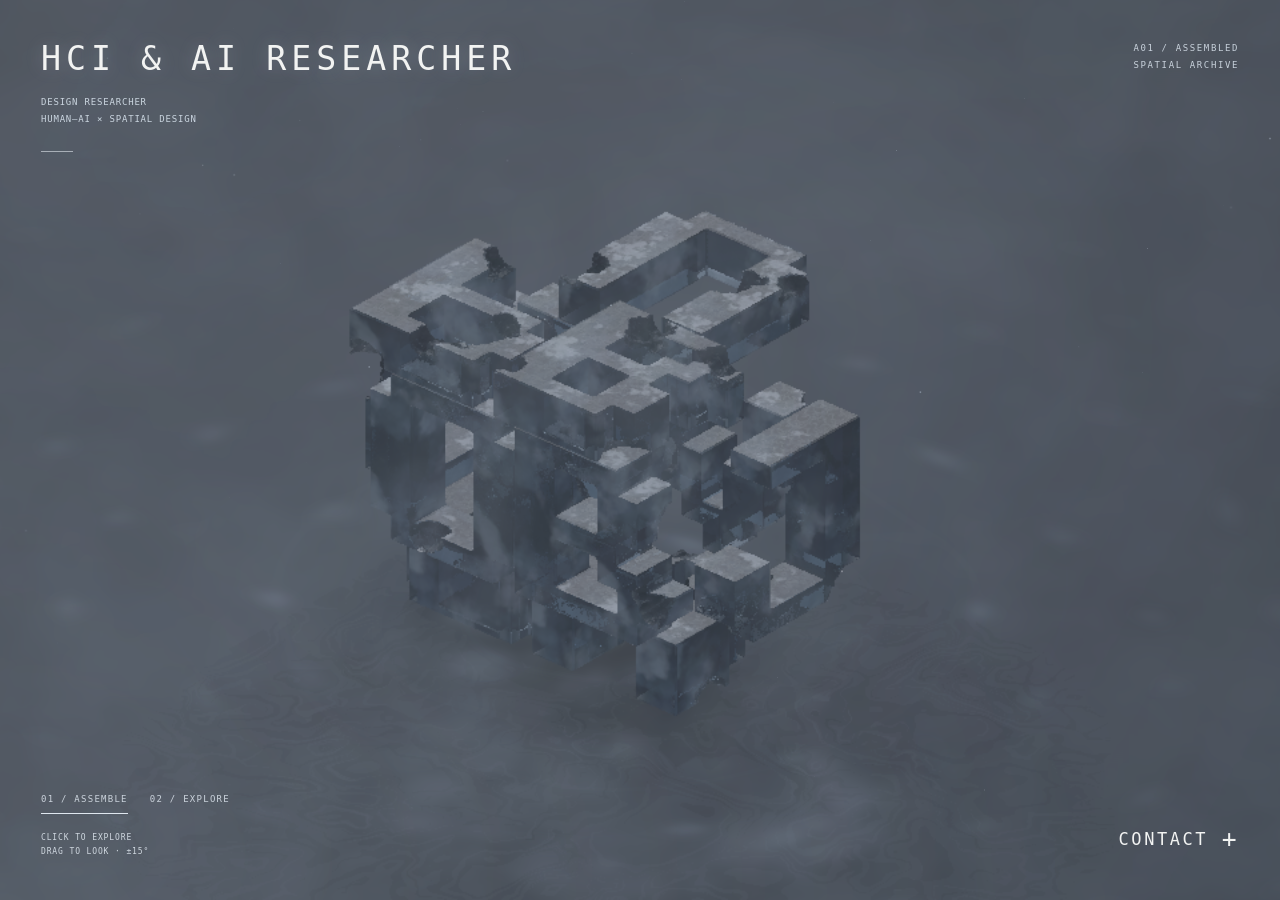
<file: index.html>
<!DOCTYPE html>

<html data-edit-key="weichen-archive-v11" data-export-name="Weichen-Sun-Archive" lang="en"><head><meta charset="utf-8"/><meta content="width=device-width, initial-scale=1" name="viewport"/><title>Weichen Sun | Personal Website</title><style>
:root{color-scheme:dark;--fg:#e7ebee;--muted:#abb4c0}*{box-sizing:border-box}body{margin:0;background:#555e6c;color:var(--fg);font-family:ui-monospace,Consolas,'Courier New',monospace;overflow:hidden}canvas{position:fixed;inset:0;width:100%;height:100%;display:block;touch-action:none;outline:none}button,a{color:inherit;font:inherit}button{border:0;background:none;cursor:pointer}button:focus-visible,a:focus-visible{outline:1px solid #e8edf2;outline-offset:5px}header{position:fixed;top:4.4%;left:3%;right:3%;display:flex;justify-content:space-between;pointer-events:none}.brand{font-size:clamp(18px,2vw,29px);font-weight:600;letter-spacing:.26em;text-decoration:none;pointer-events:auto}.rule{width:42px;height:1px;background:#c5cbd3;margin-top:28px;opacity:.75}.status{font-size:10px;letter-spacing:.15em;line-height:1.7;text-align:right;color:var(--muted)}.bottom{position:fixed;bottom:4%;left:3%;right:3%;display:flex;align-items:end;justify-content:space-between;pointer-events:none}.controls{pointer-events:auto;width:min(270px,43vw)}.mode{font-size:11px;letter-spacing:.15em;display:flex;justify-content:space-between;gap:8px;align-items:center}.scrub{display:block;width:100%;height:18px;accent-color:#e0e7ee;margin:9px 0 4px;cursor:ew-resize}.hint{font-size:9px;color:#b7c0ca;letter-spacing:.13em;line-height:1.6}.contact{font-size:clamp(13px,1.5vw,22px);letter-spacing:.24em;pointer-events:auto}.contact span{font-size:32px;font-weight:200;vertical-align:middle;margin-left:8px}.labels{position:fixed;inset:0;pointer-events:none;opacity:0;transition:opacity .25s}.tag{position:absolute;pointer-events:auto;display:flex;align-items:center;gap:9px;white-space:nowrap;transform:translate(-50%,-50%);padding:7px 10px;text-shadow:0 1px 8px #20262e;color:#e4e8ec;font-size:11px;letter-spacing:.22em}.tag::before{content:'';height:1px;width:24px;background:#a3aeb8;opacity:.65}.tag::after{content:'';position:absolute;left:0;top:6px;width:3px;height:3px;border-radius:50%;background:#e3e8ee}.tag.active{background:#a6bbd018;border:1px solid #e1e7ee66}.tag small{display:block;color:#aeb9c7;font-size:8px;letter-spacing:.12em;margin-top:5px}.nav{position:fixed;left:50%;bottom:4.5%;transform:translateX(-50%);display:flex;gap:20px;opacity:0;pointer-events:none;transition:opacity .25s}.nav button{font-size:11px;letter-spacing:.2em;color:#cbd3de;padding:8px 2px;border-bottom:1px solid transparent}.nav button.active{color:white;border-color:white}.panel{position:fixed;right:3%;top:17%;width:min(360px,39vw);padding:22px 24px;background:#323d4abd;backdrop-filter:blur(16px);border:1px solid #9eaeb544;opacity:0;transform:translateX(14px);pointer-events:none;transition:opacity .35s,transform .35s}.panel.open{opacity:1;transform:none;pointer-events:auto}.panel h1{font:400 clamp(22px,3vw,38px)/1.1 Arial,sans-serif;margin:20px 0 12px}.panel p{font:14px/1.6 Arial,sans-serif;color:#d4dce5}.panel .k{font-size:10px;letter-spacing:.16em;color:#b7c3d1}.panel .close{float:right;font-size:23px;line-height:1}.panel .line{height:1px;background:#a9b4bf44;margin:20px 0}.error{position:fixed;inset:20%;display:none;padding:24px;background:#303944;line-height:1.5}.quality{position:fixed;top:12%;right:3%;font-size:10px;color:#bac6d2;letter-spacing:.13em;cursor:pointer}.tip{position:fixed;top:48%;left:50%;transform:translate(-50%,-50%);font-size:11px;letter-spacing:.2em;pointer-events:none;color:#d4dde7;opacity:0}.nav.show{opacity:1;pointer-events:auto}@media(max-width:700px){.nav{bottom:13%;gap:14px}.panel{top:auto;bottom:18%;left:5%;right:5%;width:auto}.tag{font-size:9px;gap:5px;padding:5px}.tag::before{width:10px}.status{font-size:8px}.quality{top:11%}.hint{font-size:8px}}@media(prefers-reduced-motion:reduce){.panel,.labels,.nav{transition:none}}

/* Technical callouts: screen-space text, world-space anchors. */
.leaders{position:fixed;inset:0;width:100%;height:100%;pointer-events:none;opacity:0;transition:opacity .25s;overflow:hidden}.leaders path{fill:none;stroke:#d4dce6;stroke-width:0.8;stroke-opacity:.66;vector-effect:non-scaling-stroke}.leaders circle{fill:#eef4fb;opacity:.85}.leaders g.active path{stroke:#fff;stroke-opacity:1}.leaders g.active circle{r:3.1;opacity:1}.tag{display:block;text-align:left;transform:none;min-width:112px;max-width:210px;padding:12px 14px 10px;white-space:normal;letter-spacing:.12em;font-size:clamp(10px,1.05vw,14px);line-height:1.25;background:none;border:0;isolation:isolate}.tag::before,.tag::after{content:none}.tag .corners{position:absolute;inset:0;pointer-events:none;background:linear-gradient(#e1e7ef,#e1e7ef) 0 0/15px 1px,linear-gradient(#e1e7ef,#e1e7ef) 0 0/1px 12px,linear-gradient(#e1e7ef,#e1e7ef) 100% 0/15px 1px,linear-gradient(#e1e7ef,#e1e7ef) 100% 0/1px 12px,linear-gradient(#e1e7ef,#e1e7ef) 0 100%/15px 1px,linear-gradient(#e1e7ef,#e1e7ef) 0 100%/1px 12px,linear-gradient(#e1e7ef,#e1e7ef) 100% 100%/15px 1px,linear-gradient(#e1e7ef,#e1e7ef) 100% 100%/1px 12px;background-repeat:no-repeat;opacity:.64}.tag.active{background:#b9c7d30c;border:0;color:#fff}.tag.active .corners{opacity:1}.tag small{font-size:9px;letter-spacing:.11em;color:#b2bdca;margin-top:7px}.nav{display:none!important}.tag:focus-visible{outline:1px solid #fff;outline-offset:3px}.quality{top:14%}.labels{z-index:2}.leaders{z-index:1}header,.bottom,.quality,.panel{z-index:3}.panel{z-index:4}.error{z-index:9}@media(max-width:700px){.tag{padding:8px;min-width:80px;max-width:135px;font-size:10px;letter-spacing:.06em}.tag small{font-size:7px;margin-top:4px}.tag .corners{opacity:.8}.quality{top:13%}.status{font-size:8px}} 

#probeHud{position:fixed;inset:0;width:100%;height:100%;pointer-events:none;overflow:hidden;z-index:1;opacity:0;transition:opacity .28s ease}#probeHud.on{opacity:1}#probeHud .probe-link{fill:none;stroke:#e7edf3;stroke-opacity:.52;stroke-width:.8;vector-effect:non-scaling-stroke}#probeHud .probe-cross{fill:none;stroke:#f4f8fb;stroke-width:1.1;vector-effect:non-scaling-stroke}#probeHud .probe-num{fill:#edf3f7;font-family:ui-monospace,Consolas,monospace;font-size:11px;font-weight:500;letter-spacing:1.4px;paint-order:stroke;stroke:#41495780;stroke-width:1.5px}#probeHud .probe-caption{fill:#e1e7ed;font:9px ui-monospace,Consolas,monospace;letter-spacing:1.8px}@media(prefers-reduced-motion:reduce){#probeHud{transition:none}}
body{background:#545c68 url(./assets/background.jpg) center center/cover no-repeat} #probeHud .probe-caption{opacity:.65} #environment{z-index:3} </style><script type="importmap">{"imports":{"three":"./vendor/three/build/three.module.js"}}</script><script src="./vendor/gsap/dist/gsap.min.js"></script><link href="./site.css" rel="stylesheet"/><link href="./immersive.css" rel="stylesheet"/><link href="./refinement.css" rel="stylesheet"/><meta content="Weichen Sun — agentic AI, human–AI interaction and 3D design. Research, architectural experiments and publications." name="description"/><link href="data:image/svg+xml,%3Csvg xmlns=%27http://www.w3.org/2000/svg%27 viewBox=%270 0 40 40%27%3E%3Crect width=%2740%27 height=%2740%27 fill=%27%23596370%27/%3E%3Ctext x=%276%27 y=%2727%27 fill=%27white%27 font-size=%2720%27%3EWS%3C/text%3E%3C/svg%3E" rel="icon"/><link href="./archive-cases.css" rel="stylesheet"/></head><body><div aria-hidden="true" class="atmosphere"></div><div aria-hidden="true" class="entry-veil"></div><canvas aria-label="Interactive 3D architectural archive" id="view" tabindex="0"></canvas><style>
#startup-preview{position:fixed;inset:0;z-index:9000;display:grid;place-items:center;background:#535b67;color:#e7ebee;font-family:ui-monospace,Consolas,monospace;opacity:1;transition:opacity .18s ease}
#startup-preview[hidden]{display:none!important}#startup-preview.is-ready{opacity:0;pointer-events:none}
#startup-preview .startup-inner{width:min(280px,70vw);position:relative;text-align:center}
#startup-mosaic{display:block;font:500 15px/1.2 ui-monospace,Consolas,monospace;letter-spacing:0;white-space:pre;color:#f1f5fa;min-height:19px;text-align:center}
#startup-mosaic i{display:block;background:#b6c0cb;opacity:.18;transition:opacity .12s ease}#startup-mosaic i.on{opacity:1;background:#e5edf5}#startup-mosaic i.partial{opacity:.55}
#startup-percent{position:absolute;width:1px;height:1px;overflow:hidden;clip-path:inset(50%)}
.startup-sr{position:absolute;width:1px;height:1px;overflow:hidden;clip-path:inset(50%);white-space:nowrap}
@media(prefers-reduced-motion:reduce){#startup-preview,#startup-mosaic i{transition:none}}
</style><div id="startup-preview" hidden aria-label="Archive loading" role="region"><div class="startup-inner"><div id="startup-mosaic" role="progressbar" aria-label="Archive initialization" aria-valuemin="0" aria-valuemax="100" aria-valuenow="4"></div><span id="startup-percent" aria-hidden="true">004%</span><span id="startup-stage" class="startup-sr" role="status" aria-live="polite">Loading</span><span id="startup-caption" class="startup-sr"></span></div></div><script id="archive-startup-script">
(()=>{
 const q=id=>document.getElementById(id),panel=q('startup-preview'),bar=q('startup-mosaic'),stage=q('startup-stage'),caption=q('startup-caption'),pct=q('startup-percent');
 const params=new URLSearchParams(location.search),reduce=matchMedia('(prefers-reduced-motion: reduce)').matches;
 let active=!params.has('lab')&&!['concrete','smoky'].includes(params.get('material'))&&(!location.hash||location.hash==='#home'),value=4,closed=false,skipped=false,tick=0,timer=null;
 panel.hidden=!active;
 function paint(){const n=10,k=tick%18,pos=k<10?k:18-k;const glyphs=Array.from({length:n},(_,i)=>i===pos?'+':Math.abs(i-pos)<=2?'=':'-');bar.textContent=reduce?'+===---==+':glyphs.join('');bar.setAttribute('aria-valuenow',String(Math.round(value)));pct.textContent=String(Math.round(value)).padStart(3,'0')+'%';}
 function update(n,title,detail){if(!active||closed)return;value=Math.max(value,Math.min(100,n));stage.textContent=title;caption.textContent=detail||'';paint();}
 function dismiss(){if(closed)return;closed=true;active=false;clearInterval(timer);panel.hidden=true;}
 function ready(){if(!active||closed)return;update(100,'READY','First complete frame presented.');clearInterval(timer);bar.textContent='==========';panel.classList.add('is-ready');active=false;setTimeout(dismiss,200);}
 function fallback(){if(!active||closed)return;skipped=true;dismiss();window.dispatchEvent(new Event('archive:startup-skip'));}
 window.archiveStartup={update,ready,dismiss,get active(){return active&&!closed},get skipped(){return skipped}};
 paint();if(active&&!reduce)timer=setInterval(()=>{tick++;paint();},100);
 // No timed skip or manual Continue. Only actual startup errors leave the loader.
 if(active)window.addEventListener('error',e=>{if(e.target?.tagName==='SCRIPT'||e.error)fallback();},true);
})();</script><header><div><a class="brand" data-edit-id="home-name" href="#home" id="home"><span class="brand-copy">WEICHEN SUN</span><span aria-hidden="true" class="brand-mosaic" data-runtime-generated=""></span></a><div class="brand-note" data-edit-id="home-subtitle">DESIGN RESEARCHER<br/>HUMAN–AI × SPATIAL DESIGN</div><div class="rule"></div></div><div class="status"><span id="state">A01 / ASSEMBLED</span><br/>SPATIAL ARCHIVE<br/><span id="renderInfo">THREE.JS / HDRI</span></div></header><button aria-label="Switch HDRI" class="quality" id="environment" style="top:17%">STUDIO / 03</button><button class="quality" id="quality" title="Change render resolution">HD / AUTO</button><svg aria-hidden="true" id="probeHud"><path class="probe-link" id="probeLinks"></path><g id="probeNodes"></g><text class="probe-caption" id="probeCaption"></text></svg><svg aria-hidden="true" class="leaders" id="leaders"></svg><div class="labels" id="labels"></div><nav aria-label="Archive navigation" class="nav" id="nav"><button data-route="CV">Curriculum Vitae</button><button data-route="OBJ">Object</button><button data-route="PUB">Publications</button><button data-route="SVC">Teaching &amp; Service</button></nav><div aria-live="polite" class="hover-caption" id="hoverCaption"><strong></strong><span></span></div><div class="bottom"><div class="controls"><div class="mode"><button aria-label="Reassemble architecture" id="assembly">01 / ASSEMBLE</button><span id="percent">000%</span><button aria-label="Explore the archive" id="explode">02 / EXPLORE</button></div><input aria-label="Explosion amount" class="scrub" id="scrub" max="1000" min="0" type="range" value="0"/><div class="hint" id="hint">SCROLL TO DECONSTRUCT<br/>DRAG TO ORBIT · DOUBLE CLICK TO RESET</div></div><button class="contact" id="contact">CONTACT <span>+</span></button></div><aside aria-label="Personal archive" class="panel" id="panel" inert=""><div class="panel-head"><button aria-label="Return to 3D archive" class="close" id="close">CLOSE <span>×</span></button><div class="k" id="panelCode">PERSONAL ARCHIVE</div><h1 id="panelTitle">Weichen Sun</h1><p id="panelText"></p><nav aria-label="Content sections" class="section-nav"><a href="#cv">Curriculum Vitae</a><a href="#obj">Object</a><a href="#pub">Publications</a><a href="#svc">Teaching &amp; Service</a><a href="#contact">Contact</a></nav></div><div id="content"><!-- PROFILE START --><section class="content-section" id="section-cv"><div class="eyebrow">01 / CURRICULUM VITAE</div><div class="profile-splash"><div class="profile-copy"><div class="identity"><div><h2 class="" data-edit-id="profile-name">Weichen Sun</h2><p class="chinese-name" data-edit-id="profile-chinese">孙炜辰</p></div></div><p class="intro" data-edit-id="profile-intro">I explore how agentic AI can support spatial design and design ideation. My research brings together human–computer interaction, artificial intelligence and 3D design.</p><p class="intro-zh" data-edit-id="profile-intro-zh">我探索自主型人工智能（Agentic AI）如何支持空间设计与设计构思。我的研究结合人机交互、人工智能与三维设计。</p><div class="link-row"><a class="text-link" href="./assets/content/weichen-sun-cv.pdf" rel="noopener" target="_blank">Download CV <span aria-hidden="true">↗</span></a><a class="text-link" href="mailto:swc20000211@163.com">Email ↗</a></div><div class="chips"><span>AGENTIC AI</span><span>HUMAN–AI INTERACTION</span><span>3D DESIGN</span></div></div><figure class="portrait-frame"><img alt="Portrait of Weichen Sun" height="1620" src="./assets/content/portrait.jpg" width="1080"/><figcaption><span>WEICHEN SUN</span><span>孙炜辰</span></figcaption></figure></div><h3>Education <span>教育背景</span></h3><div class="timeline education-grid"><article><h4 data-edit-id="edu-0-name">Zhejiang University</h4><p data-edit-id="edu-0-degree">Doctoral studies in Design</p><p class="muted" data-edit-id="edu-0-detail">Initially in the College of Computer Science and Technology, subsequently transferred to the School of Artificial Intelligence. State Key Laboratory of CAD&amp;CG. Advisors: Tan Tang and Yingcai Wu.</p><p class="muted" data-edit-id="edu-0-zh">浙江大学 · 计算机学院转入人工智能学院 · CAD&amp;CG 实验室 · 导师：唐谈、巫英才</p></article><article><h4 data-edit-id="edu-1-name">University College London</h4><p data-edit-id="edu-1-degree">Master’s · The Bartlett School of Architecture</p><p class="muted" data-edit-id="edu-1-detail">Cinematic &amp; Video Game Architecture · Fully funded CSC special master’s scholarship (2% acceptance rate).</p><p class="muted" data-edit-id="edu-1-zh">伦敦大学学院 · 巴特莱特建筑学院 · CSC 硕士专项全额奖学金（录取率 2%）</p></article><article><h4 data-edit-id="edu-2-name">Minzu University of China</h4><p data-edit-id="edu-2-degree">Bachelor’s · Environmental Design</p><p class="muted" data-edit-id="edu-2-detail">School of Fine Arts · Ranked 1st in Shanxi Province and 9th nationwide in the 2018 art entrance examination.</p><p class="muted" data-edit-id="edu-2-zh">中央民族大学 · 美术学院 · 2018 年艺术类考试山西省第一、全国第九</p></article></div><h3>Experience <span>研究与实践</span></h3><div class="timeline cv-experience"><article><span class="date">Jan 2022 — Present</span><div><h4 data-edit-id="exp-1-title">Research · Chinese Painting Knowledge Graph</h4><p class="muted" data-edit-id="exp-1-detail">Contributed to data preparation and knowledge-graph construction for the national research project 大系绘画.</p></div></article><article><span class="date">Aug — Sep 2024</span><div><h4 data-edit-id="exp-2-title">Textbook writing · Fundamentals of Artificial Intelligence (Arts and Humanities Edition)</h4><p class="muted" data-edit-id="exp-2-detail">Contributed to the Agent &amp; HCI chapter.</p></div></article><article><span class="date">Aug — Sep 2020</span><div><h4 data-edit-id="exp-3-title">Lead Designer · General Administration of Sport of China</h4><p class="muted" data-edit-id="exp-3-detail">Designed the internal calligraphy and painting exhibition, including exhibition layout and visitor circulation.</p></div></article><article><span class="date">Jul — Nov 2020</span><div><h4 data-edit-id="exp-4-title">Lead Designer · Museum of Chinese Gardens and Landscape Architecture</h4><p class="muted" data-edit-id="exp-4-detail">Exhibition-space design for the museum’s school emblem exhibition.</p></div></article><article><span class="date">2020</span><div><h4 data-edit-id="exp-5-title">Lead Designer · Nanchang Six Arts Sports Center</h4><p class="muted" data-edit-id="exp-5-detail">Designed the exhibition space, display panels, exhibition arrangement and visitor circulation.</p></div></article><article><span class="date">Present</span><div><h4 data-edit-id="exp-6-title">Part-time Lecturer · Zhejiang University of Technology</h4><p class="muted" data-edit-id="exp-6-detail">School of Architecture.</p></div></article></div><h3>Honors &amp; Awards <span>获奖经历</span></h3><div class="timeline cv-awards"><article><span class="date">2021</span><div><h4 data-edit-id="award-0-title">Third Prize (Provincial)</h4><p class="muted" data-edit-id="award-0-detail">Chinese Collegiate Computer Design Competition</p></div></article><article><span class="date">2021</span><div><h4 data-edit-id="award-1-title">Second Prize (Provincial) · Public Art</h4><p class="muted" data-edit-id="award-1-detail">“Traces of Snow” — 2022 Winter Olympics Chongli Competition Zone Plaza Design Competition</p></div></article><article><span class="date">2021</span><div><h4 data-edit-id="award-2-title">Third Prize (Provincial) · Spatial Design</h4><p class="muted" data-edit-id="award-2-detail">Beijing Old Community Renovation Design Competition</p></div></article><article><span class="date">2020</span><div><h4 data-edit-id="award-3-title">Third Prize (Provincial) · Spatial Design</h4><p class="muted" data-edit-id="award-3-detail">Min’an Community Renovation Design Competition</p></div></article><article><span class="date">2021</span><div><h4 data-edit-id="award-4-title">Second Prize · Individual Design</h4><p class="muted" data-edit-id="award-4-detail">National College Digital Art &amp; Design Competition (NCDA)</p></div></article><article><span class="date">2021</span><div><h4 data-edit-id="award-5-title">Third Prize · Individual Design</h4><p class="muted" data-edit-id="award-5-detail">National College Digital Art &amp; Design Competition (NCDA)</p></div></article><article><span class="date">2020</span><div><h4 data-edit-id="award-6-title">Third Prize · Individual Design</h4><p class="muted" data-edit-id="award-6-detail">National College Digital Art &amp; Design Competition (NCDA)</p></div></article></div><h3>Skills <span>专业技能</span></h3><div class="cv-skill-grid"><article><h4 data-edit-id="skills-0-title">Programming &amp; AI</h4><p class="muted" data-edit-id="skills-0-detail">Python, C++, PyTorch, AI Agent Design, AI-assisted Coding</p></article><article><h4 data-edit-id="skills-1-title">3D Modeling &amp; Visualization</h4><p class="muted" data-edit-id="skills-1-detail">Blender, Rhino, SketchUp, 3ds Max, Cinema 4D, Lumion, V-Ray</p></article><article><h4 data-edit-id="skills-2-title">Game &amp; Motion</h4><p class="muted" data-edit-id="skills-2-detail">Unreal Engine, After Effects, Premiere Pro</p></article><article><h4 data-edit-id="skills-3-title">Architecture &amp; Graphics</h4><p class="muted" data-edit-id="skills-3-detail">AutoCAD, Photoshop, Illustrator, InDesign</p></article><article><h4 data-edit-id="skills-4-title">Collaboration &amp; Productivity</h4><p class="muted" data-edit-id="skills-4-detail">XMind, Miro, Microsoft Office</p></article></div></section><section class="content-section archive-room" id="section-obj"><div class="room-title"><div class="eyebrow">02 / OBJECT</div><h2 data-edit-id="obj-heading">Object</h2><p class="intro" data-edit-id="obj-intro">Architecture, spatial design and virtual worlds.</p></div><div aria-label="Object gallery" class="project-gallery" role="region" tabindex="0"><div class="gallery-browse"><div aria-hidden="true" class="gallery-axis"></div><div class="gallery-stage"><article class="project" data-project="mind-game"><button aria-label="Select Film Transcription: Mind Games" class="project-cover" type="button"><img alt="Film Transcription: Mind Games — cover" decoding="async" height="1097" loading="lazy" src="./assets/content/mind-game-title.webp" width="1550"/></button><div class="project-info"><div class="eyebrow">01 / UNDERGRADUATE · 2021</div><h3 data-edit-id="mind-game-gallery-title">Film Transcription: Mind Games</h3><p data-edit-id="mind-game-gallery-description">Translating the changing emotions of a film protagonist into a sequence of architectural spaces.</p><div class="link-row"><button class="text-link open-case" type="button">View project ↗</button></div></div></article><article class="project" data-project="fukushima"><button aria-label="Select Fukushima Nuclear Power Plant Effluent Treatment" class="project-cover" type="button"><img alt="Fukushima Nuclear Power Plant Effluent Treatment — cover" decoding="async" height="1097" loading="lazy" src="./assets/content/fukushima-title.webp" width="1550"/></button><div class="project-info"><div class="eyebrow">02 / UNDERGRADUATE · 2020–2021</div><h3 data-edit-id="fukushima-gallery-title">Fukushima Nuclear Power Plant Effluent Treatment</h3><p data-edit-id="fukushima-gallery-description">A speculative environmental design exploring a modular purification network and its spatial organization.</p><div class="link-row"><button class="text-link open-case" type="button">View project ↗</button></div></div></article><article class="project" data-project="old-town"><button aria-label="Select Old Town Pacemaker" class="project-cover" type="button"><img alt="Old Town Pacemaker — cover" decoding="async" height="1097" loading="lazy" src="./assets/content/old-town-title.webp" width="1550"/></button><div class="project-info"><div class="eyebrow">03 / UNDERGRADUATE · 2019–2020</div><h3 data-edit-id="old-town-gallery-title">Old Town Pacemaker</h3><p data-edit-id="old-town-gallery-description">Modular public and recreational infrastructure intended to reactivate an ageing urban community.</p><div class="link-row"><button class="text-link open-case" type="button">View project ↗</button></div></div></article><article class="project" data-project="folded-station"><button aria-label="Select Folded Landscape and Commercial Pedestrian Street Complex" class="project-cover" type="button"><img alt="Folded Landscape and Commercial Pedestrian Street Complex — cover" decoding="async" height="1097" loading="lazy" src="./assets/content/folded-station-title.webp" width="1550"/></button><div class="project-info"><div class="eyebrow">04 / UNDERGRADUATE · 2021</div><h3 data-edit-id="folded-station-gallery-title">Folded Landscape and Commercial Pedestrian Street Complex</h3><p data-edit-id="folded-station-gallery-description">Adaptive reuse of a disused railway station in Chongqing through a folded architectural landscape.</p><div class="link-row"><button class="text-link open-case" type="button">View project ↗</button></div></div></article><article class="project" data-project="bar"><button aria-label="Select The Last of the Barbican" class="project-cover" type="button"><img alt="The Last of the Barbican — cover" decoding="async" height="844" loading="lazy" src="./assets/content/bar-title.webp" width="1500"/></button><div class="project-info"><div class="eyebrow">05 / MASTER’S · UCL BARTLETT · RC12 · 2023</div><h3 data-edit-id="bar-gallery-title">The Last of the Barbican</h3><p data-edit-id="bar-gallery-description">A ruined London explored through videogame urbanism, environmental storytelling and cinematic spatial design.</p><div class="link-row"><button class="text-link open-case" type="button">View project ↗</button></div></div></article></div></div><div class="case-layout" hidden=""><aside aria-label="Project navigation" class="case-rail"><button class="case-back" type="button">← ALL OBJECT</button><div class="case-thumbs"><button aria-label="View Film Transcription: Mind Games" class="case-thumb" data-case-index="0" type="button"><img alt="Film Transcription: Mind Games" decoding="async" height="1097" loading="lazy" src="./assets/content/mind-game-title.webp" width="1550"/><span class="case-thumb-caption"><small>01</small><span>Film Transcription: Mind Games</span></span></button><button aria-label="View Fukushima Nuclear Power Plant Effluent Treatment" class="case-thumb" data-case-index="1" type="button"><img alt="Fukushima Nuclear Power Plant Effluent Treatment" decoding="async" height="1097" loading="lazy" src="./assets/content/fukushima-title.webp" width="1550"/><span class="case-thumb-caption"><small>02</small><span>Fukushima Nuclear Power Plant Effluent Treatment</span></span></button><button aria-label="View Old Town Pacemaker" class="case-thumb" data-case-index="2" type="button"><img alt="Old Town Pacemaker" decoding="async" height="1097" loading="lazy" src="./assets/content/old-town-title.webp" width="1550"/><span class="case-thumb-caption"><small>03</small><span>Old Town Pacemaker</span></span></button><button aria-label="View Folded Landscape and Commercial Pedestrian Street Complex" class="case-thumb" data-case-index="3" type="button"><img alt="Folded Landscape and Commercial Pedestrian Street Complex" decoding="async" height="1097" loading="lazy" src="./assets/content/folded-station-title.webp" width="1550"/><span class="case-thumb-caption"><small>04</small><span>Folded Landscape and Commercial Pedestrian Street Complex</span></span></button><button aria-label="View The Last of the Barbican" class="case-thumb" data-case-index="4" type="button"><img alt="The Last of the Barbican" decoding="async" height="844" loading="lazy" src="./assets/content/bar-title.webp" width="1500"/><span class="case-thumb-caption"><small>05</small><span>The Last of the Barbican</span></span></button></div></aside><div aria-label="Selected object content" class="case-reader" tabindex="0"><article class="case-article portfolio-article" data-case="mind-game" hidden=""><div class="case-head"><div class="case-meta">UNDERGRADUATE · 2021</div><h2 data-edit-id="mind-game-case-title">Film Transcription: Mind Games</h2><p data-edit-id="mind-game-case-intro">Translating the changing emotions of a film protagonist into a sequence of architectural spaces.</p><div class="case-actions"><a class="text-link" href="./assets/content/portfolio.pdf#page=3" rel="noopener noreferrer" target="_blank">Portfolio PDF ↗</a><label class="page-jump">JUMP TO <select aria-label="Jump to portfolio page"><option value="page-mind-game-3">PDF page 03</option><option value="page-mind-game-4">PDF page 04</option><option value="page-mind-game-5">PDF page 05</option><option value="page-mind-game-6">PDF page 06</option><option value="page-mind-game-7">PDF page 07</option><option value="page-mind-game-8">PDF page 08</option></select></label><span>6 SPREADS</span></div></div><div class="portfolio-pages"><figure class="portfolio-page" data-page="3" id="page-mind-game-3"><img alt="Film Transcription: Mind Games — source PDF page 3" decoding="async" height="1203" loading="lazy" src="./assets/content/pages/portfolio/03.webp" width="1700"/><figcaption>PDF PAGE 03</figcaption></figure><figure class="portfolio-page" data-page="4" id="page-mind-game-4"><img alt="Film Transcription: Mind Games — source PDF page 4" decoding="async" height="1203" loading="lazy" src="./assets/content/pages/portfolio/04.webp" width="1700"/><figcaption>PDF PAGE 04</figcaption></figure><figure class="portfolio-page" data-page="5" id="page-mind-game-5"><img alt="Film Transcription: Mind Games — source PDF page 5" decoding="async" height="1203" loading="lazy" src="./assets/content/pages/portfolio/05.webp" width="1700"/><figcaption>PDF PAGE 05</figcaption></figure><figure class="portfolio-page" data-page="6" id="page-mind-game-6"><img alt="Film Transcription: Mind Games — source PDF page 6" decoding="async" height="1203" loading="lazy" src="./assets/content/pages/portfolio/06.webp" width="1700"/><figcaption>PDF PAGE 06</figcaption></figure><figure class="portfolio-page" data-page="7" id="page-mind-game-7"><img alt="Film Transcription: Mind Games — source PDF page 7" decoding="async" height="1203" loading="lazy" src="./assets/content/pages/portfolio/07.webp" width="1700"/><figcaption>PDF PAGE 07</figcaption></figure><figure class="portfolio-page" data-page="8" id="page-mind-game-8"><img alt="Film Transcription: Mind Games — source PDF page 8" decoding="async" height="1203" loading="lazy" src="./assets/content/pages/portfolio/08.webp" width="1700"/><figcaption>PDF PAGE 08</figcaption></figure></div></article><article class="case-article portfolio-article" data-case="fukushima" hidden=""><div class="case-head"><div class="case-meta">UNDERGRADUATE · 2020–2021</div><h2 data-edit-id="fukushima-case-title">Fukushima Nuclear Power Plant Effluent Treatment</h2><p data-edit-id="fukushima-case-intro">A speculative environmental design exploring a modular purification network and its spatial organization.</p><div class="case-actions"><a class="text-link" href="./assets/content/portfolio.pdf#page=9" rel="noopener noreferrer" target="_blank">Portfolio PDF ↗</a><label class="page-jump">JUMP TO <select aria-label="Jump to portfolio page"><option value="page-fukushima-9">PDF page 09</option><option value="page-fukushima-10">PDF page 10</option><option value="page-fukushima-11">PDF page 11</option><option value="page-fukushima-12">PDF page 12</option><option value="page-fukushima-13">PDF page 13</option></select></label><span>5 SPREADS</span></div></div><div class="portfolio-pages"><figure class="portfolio-page" data-page="9" id="page-fukushima-9"><img alt="Fukushima Nuclear Power Plant Effluent Treatment — source PDF page 9" decoding="async" height="1203" loading="lazy" src="./assets/content/pages/portfolio/09.webp" width="1700"/><figcaption>PDF PAGE 09</figcaption></figure><figure class="portfolio-page" data-page="10" id="page-fukushima-10"><img alt="Fukushima Nuclear Power Plant Effluent Treatment — source PDF page 10" decoding="async" height="1203" loading="lazy" src="./assets/content/pages/portfolio/10.webp" width="1700"/><figcaption>PDF PAGE 10</figcaption></figure><figure class="portfolio-page" data-page="11" id="page-fukushima-11"><img alt="Fukushima Nuclear Power Plant Effluent Treatment — source PDF page 11" decoding="async" height="1203" loading="lazy" src="./assets/content/pages/portfolio/11.webp" width="1700"/><figcaption>PDF PAGE 11</figcaption></figure><figure class="portfolio-page" data-page="12" id="page-fukushima-12"><img alt="Fukushima Nuclear Power Plant Effluent Treatment — source PDF page 12" decoding="async" height="1203" loading="lazy" src="./assets/content/pages/portfolio/12.webp" width="1700"/><figcaption>PDF PAGE 12</figcaption></figure><figure class="portfolio-page" data-page="13" id="page-fukushima-13"><img alt="Fukushima Nuclear Power Plant Effluent Treatment — source PDF page 13" decoding="async" height="1203" loading="lazy" src="./assets/content/pages/portfolio/13.webp" width="1700"/><figcaption>PDF PAGE 13</figcaption></figure></div></article><article class="case-article portfolio-article" data-case="old-town" hidden=""><div class="case-head"><div class="case-meta">UNDERGRADUATE · 2019–2020</div><h2 data-edit-id="old-town-case-title">Old Town Pacemaker</h2><p data-edit-id="old-town-case-intro">Modular public and recreational infrastructure intended to reactivate an ageing urban community.</p><div class="case-actions"><a class="text-link" href="./assets/content/portfolio.pdf#page=14" rel="noopener noreferrer" target="_blank">Portfolio PDF ↗</a><label class="page-jump">JUMP TO <select aria-label="Jump to portfolio page"><option value="page-old-town-14">PDF page 14</option><option value="page-old-town-15">PDF page 15</option><option value="page-old-town-16">PDF page 16</option><option value="page-old-town-17">PDF page 17</option><option value="page-old-town-18">PDF page 18</option><option value="page-old-town-19">PDF page 19</option></select></label><span>6 SPREADS</span></div></div><div class="portfolio-pages"><figure class="portfolio-page" data-page="14" id="page-old-town-14"><img alt="Old Town Pacemaker — source PDF page 14" decoding="async" height="1203" loading="lazy" src="./assets/content/pages/portfolio/14.webp" width="1700"/><figcaption>PDF PAGE 14</figcaption></figure><figure class="portfolio-page" data-page="15" id="page-old-town-15"><img alt="Old Town Pacemaker — source PDF page 15" decoding="async" height="1203" loading="lazy" src="./assets/content/pages/portfolio/15.webp" width="1700"/><figcaption>PDF PAGE 15</figcaption></figure><figure class="portfolio-page" data-page="16" id="page-old-town-16"><img alt="Old Town Pacemaker — source PDF page 16" decoding="async" height="1203" loading="lazy" src="./assets/content/pages/portfolio/16.webp" width="1700"/><figcaption>PDF PAGE 16</figcaption></figure><figure class="portfolio-page" data-page="17" id="page-old-town-17"><img alt="Old Town Pacemaker — source PDF page 17" decoding="async" height="1203" loading="lazy" src="./assets/content/pages/portfolio/17.webp" width="1700"/><figcaption>PDF PAGE 17</figcaption></figure><figure class="portfolio-page" data-page="18" id="page-old-town-18"><img alt="Old Town Pacemaker — source PDF page 18" decoding="async" height="1203" loading="lazy" src="./assets/content/pages/portfolio/18.webp" width="1700"/><figcaption>PDF PAGE 18</figcaption></figure><figure class="portfolio-page" data-page="19" id="page-old-town-19"><img alt="Old Town Pacemaker — source PDF page 19" decoding="async" height="1203" loading="lazy" src="./assets/content/pages/portfolio/19.webp" width="1700"/><figcaption>PDF PAGE 19</figcaption></figure></div></article><article class="case-article portfolio-article" data-case="folded-station" hidden=""><div class="case-head"><div class="case-meta">UNDERGRADUATE · 2021</div><h2 data-edit-id="folded-station-case-title">Folded Landscape and Commercial Pedestrian Street Complex</h2><p data-edit-id="folded-station-case-intro">Adaptive reuse of a disused railway station in Chongqing through a folded architectural landscape.</p><div class="case-actions"><a class="text-link" href="./assets/content/portfolio.pdf#page=20" rel="noopener noreferrer" target="_blank">Portfolio PDF ↗</a><label class="page-jump">JUMP TO <select aria-label="Jump to portfolio page"><option value="page-folded-station-20">PDF page 20</option><option value="page-folded-station-21">PDF page 21</option><option value="page-folded-station-22">PDF page 22</option><option value="page-folded-station-23">PDF page 23</option><option value="page-folded-station-24">PDF page 24</option></select></label><span>5 SPREADS</span></div></div><div class="portfolio-pages"><figure class="portfolio-page" data-page="20" id="page-folded-station-20"><img alt="Folded Landscape and Commercial Pedestrian Street Complex — source PDF page 20" decoding="async" height="1203" loading="lazy" src="./assets/content/pages/portfolio/20.webp" width="1700"/><figcaption>PDF PAGE 20</figcaption></figure><figure class="portfolio-page" data-page="21" id="page-folded-station-21"><img alt="Folded Landscape and Commercial Pedestrian Street Complex — source PDF page 21" decoding="async" height="1203" loading="lazy" src="./assets/content/pages/portfolio/21.webp" width="1700"/><figcaption>PDF PAGE 21</figcaption></figure><figure class="portfolio-page" data-page="22" id="page-folded-station-22"><img alt="Folded Landscape and Commercial Pedestrian Street Complex — source PDF page 22" decoding="async" height="1203" loading="lazy" src="./assets/content/pages/portfolio/22.webp" width="1700"/><figcaption>PDF PAGE 22</figcaption></figure><figure class="portfolio-page" data-page="23" id="page-folded-station-23"><img alt="Folded Landscape and Commercial Pedestrian Street Complex — source PDF page 23" decoding="async" height="1203" loading="lazy" src="./assets/content/pages/portfolio/23.webp" width="1700"/><figcaption>PDF PAGE 23</figcaption></figure><figure class="portfolio-page" data-page="24" id="page-folded-station-24"><img alt="Folded Landscape and Commercial Pedestrian Street Complex — source PDF page 24" decoding="async" height="1203" loading="lazy" src="./assets/content/pages/portfolio/24.webp" width="1700"/><figcaption>PDF PAGE 24</figcaption></figure></div></article><article class="case-article portfolio-article" data-case="bar" hidden=""><div class="case-head"><div class="case-meta">MASTER’S · UCL BARTLETT · RC12 · 2023</div><h2 data-edit-id="bar-case-title">The Last of the Barbican</h2><p data-edit-id="bar-case-intro">A ruined London explored through videogame urbanism, environmental storytelling and cinematic spatial design.</p><div class="case-actions"><a class="text-link" href="./assets/content/barbican-portfolio.pdf#page=3" rel="noopener noreferrer" target="_blank">Portfolio PDF (screen edition) ↗</a><label class="page-jump">JUMP TO <select aria-label="Jump to portfolio page"><option value="page-bar-3">PDF page 03</option><option value="page-bar-1">PDF page 01</option><option value="page-bar-2">PDF page 02</option><option value="page-bar-4">PDF page 04</option><option value="page-bar-5">PDF page 05</option><option value="page-bar-6">PDF page 06</option><option value="page-bar-7">PDF page 07</option><option value="page-bar-8">PDF page 08</option><option value="page-bar-9">PDF page 09</option><option value="page-bar-10">PDF page 10</option><option value="page-bar-11">PDF page 11</option><option value="page-bar-12">PDF page 12</option><option value="page-bar-13">PDF page 13</option><option value="page-bar-14">PDF page 14</option><option value="page-bar-15">PDF page 15</option><option value="page-bar-16">PDF page 16</option><option value="page-bar-17">PDF page 17</option><option value="page-bar-18">PDF page 18</option><option value="page-bar-19">PDF page 19</option><option value="page-bar-20">PDF page 20</option><option value="page-bar-21">PDF page 21</option><option value="page-bar-22">PDF page 22</option><option value="page-bar-23">PDF page 23</option><option value="page-bar-24">PDF page 24</option><option value="page-bar-25">PDF page 25</option><option value="page-bar-26">PDF page 26</option><option value="page-bar-27">PDF page 27</option><option value="page-bar-28">PDF page 28</option><option value="page-bar-29">PDF page 29</option><option value="page-bar-30">PDF page 30</option><option value="page-bar-31">PDF page 31</option><option value="page-bar-32">PDF page 32</option><option value="page-bar-33">PDF page 33</option><option value="page-bar-34">PDF page 34</option><option value="page-bar-35">PDF page 35</option><option value="page-bar-36">PDF page 36</option><option value="page-bar-37">PDF page 37</option><option value="page-bar-38">PDF page 38</option><option value="page-bar-39">PDF page 39</option><option value="page-bar-40">PDF page 40</option><option value="page-bar-41">PDF page 41</option><option value="page-bar-42">PDF page 42</option><option value="page-bar-43">PDF page 43</option><option value="page-bar-44">PDF page 44</option><option value="page-bar-45">PDF page 45</option><option value="page-bar-46">PDF page 46</option><option value="page-bar-47">PDF page 47</option><option value="page-bar-48">PDF page 48</option><option value="page-bar-49">PDF page 49</option><option value="page-bar-50">PDF page 50</option><option value="page-bar-51">PDF page 51</option><option value="page-bar-52">PDF page 52</option><option value="page-bar-53">PDF page 53</option><option value="page-bar-54">PDF page 54</option><option value="page-bar-55">PDF page 55</option><option value="page-bar-56">PDF page 56</option><option value="page-bar-57">PDF page 57</option><option value="page-bar-58">PDF page 58</option></select></label><span>58 SPREADS</span></div></div><section class="project-film-first"><video aria-label="The Last of the Barbican — full film" controls="" playsinline="" poster="./assets/content/barbican-film-poster.jpg" preload="none"><source src="./assets/content/barbican-film.mp4" type="video/mp4"/></video><p class="media-fallback">The Last of the Barbican · Full film · 06:07 <a href="./assets/content/barbican-film.mp4" rel="noopener" target="_blank">Open video ↗</a></p></section><div class="portfolio-pages"><figure class="portfolio-page" data-page="3" id="page-bar-3"><img alt="The Last of the Barbican — source PDF page 3" decoding="async" height="844" loading="lazy" src="./assets/content/pages/bar/03.webp" width="1500"/><figcaption>PDF PAGE 03</figcaption></figure><figure class="portfolio-page" data-page="1" id="page-bar-1"><img alt="The Last of the Barbican — source PDF page 1" decoding="async" height="844" loading="lazy" src="./assets/content/pages/bar/01.webp" width="1500"/><figcaption>PDF PAGE 01</figcaption></figure><figure class="portfolio-page" data-page="2" id="page-bar-2"><img alt="The Last of the Barbican — source PDF page 2" decoding="async" height="844" loading="lazy" src="./assets/content/pages/bar/02.webp" width="1500"/><figcaption>PDF PAGE 02</figcaption></figure><figure class="portfolio-page" data-page="4" id="page-bar-4"><img alt="The Last of the Barbican — source PDF page 4" decoding="async" height="844" loading="lazy" src="./assets/content/pages/bar/04.webp" width="1500"/><figcaption>PDF PAGE 04</figcaption></figure><figure class="portfolio-page" data-page="5" id="page-bar-5"><img alt="The Last of the Barbican — source PDF page 5" decoding="async" height="844" loading="lazy" src="./assets/content/pages/bar/05.webp" width="1500"/><figcaption>PDF PAGE 05</figcaption></figure><figure class="portfolio-page" data-page="6" id="page-bar-6"><img alt="The Last of the Barbican — source PDF page 6" decoding="async" height="844" loading="lazy" src="./assets/content/pages/bar/06.webp" width="1500"/><figcaption>PDF PAGE 06</figcaption></figure><figure class="portfolio-page" data-page="7" id="page-bar-7"><img alt="The Last of the Barbican — source PDF page 7" decoding="async" height="844" loading="lazy" src="./assets/content/pages/bar/07.webp" width="1500"/><figcaption>PDF PAGE 07</figcaption></figure><figure class="portfolio-page" data-page="8" id="page-bar-8"><img alt="The Last of the Barbican — source PDF page 8" decoding="async" height="844" loading="lazy" src="./assets/content/pages/bar/08.webp" width="1500"/><figcaption>PDF PAGE 08</figcaption></figure><figure class="portfolio-page" data-page="9" id="page-bar-9"><img alt="The Last of the Barbican — source PDF page 9" decoding="async" height="844" loading="lazy" src="./assets/content/pages/bar/09.webp" width="1500"/><figcaption>PDF PAGE 09</figcaption></figure><figure class="portfolio-page" data-page="10" id="page-bar-10"><img alt="The Last of the Barbican — source PDF page 10" decoding="async" height="844" loading="lazy" src="./assets/content/pages/bar/10.webp" width="1500"/><figcaption>PDF PAGE 10</figcaption></figure><figure class="portfolio-page" data-page="11" id="page-bar-11"><img alt="The Last of the Barbican — source PDF page 11" decoding="async" height="844" loading="lazy" src="./assets/content/pages/bar/11.webp" width="1500"/><figcaption>PDF PAGE 11</figcaption></figure><figure class="portfolio-page" data-page="12" id="page-bar-12"><img alt="The Last of the Barbican — source PDF page 12" decoding="async" height="844" loading="lazy" src="./assets/content/pages/bar/12.webp" width="1500"/><figcaption>PDF PAGE 12</figcaption></figure><figure class="portfolio-page" data-page="13" id="page-bar-13"><img alt="The Last of the Barbican — source PDF page 13" decoding="async" height="844" loading="lazy" src="./assets/content/pages/bar/13.webp" width="1500"/><figcaption>PDF PAGE 13</figcaption></figure><figure class="portfolio-page" data-page="14" id="page-bar-14"><img alt="The Last of the Barbican — source PDF page 14" decoding="async" height="844" loading="lazy" src="./assets/content/pages/bar/14.webp" width="1500"/><figcaption>PDF PAGE 14</figcaption></figure><figure class="portfolio-page" data-page="15" id="page-bar-15"><img alt="The Last of the Barbican — source PDF page 15" decoding="async" height="844" loading="lazy" src="./assets/content/pages/bar/15.webp" width="1500"/><figcaption>PDF PAGE 15</figcaption></figure><figure class="portfolio-page" data-page="16" id="page-bar-16"><img alt="The Last of the Barbican — source PDF page 16" decoding="async" height="844" loading="lazy" src="./assets/content/pages/bar/16.webp" width="1500"/><figcaption>PDF PAGE 16</figcaption></figure><figure class="portfolio-page" data-page="17" id="page-bar-17"><img alt="The Last of the Barbican — source PDF page 17" decoding="async" height="844" loading="lazy" src="./assets/content/pages/bar/17.webp" width="1500"/><figcaption>PDF PAGE 17</figcaption></figure><figure class="portfolio-page" data-page="18" id="page-bar-18"><img alt="The Last of the Barbican — source PDF page 18" decoding="async" height="844" loading="lazy" src="./assets/content/pages/bar/18.webp" width="1500"/><figcaption>PDF PAGE 18</figcaption></figure><figure class="portfolio-page" data-page="19" id="page-bar-19"><img alt="The Last of the Barbican — source PDF page 19" decoding="async" height="844" loading="lazy" src="./assets/content/pages/bar/19.webp" width="1500"/><figcaption>PDF PAGE 19</figcaption></figure><figure class="portfolio-page" data-page="20" id="page-bar-20"><img alt="The Last of the Barbican — source PDF page 20" decoding="async" height="844" loading="lazy" src="./assets/content/pages/bar/20.webp" width="1500"/><figcaption>PDF PAGE 20</figcaption></figure><figure class="portfolio-page" data-page="21" id="page-bar-21"><img alt="The Last of the Barbican — source PDF page 21" decoding="async" height="844" loading="lazy" src="./assets/content/pages/bar/21.webp" width="1500"/><figcaption>PDF PAGE 21</figcaption></figure><figure class="portfolio-page" data-page="22" id="page-bar-22"><img alt="The Last of the Barbican — source PDF page 22" decoding="async" height="844" loading="lazy" src="./assets/content/pages/bar/22.webp" width="1500"/><figcaption>PDF PAGE 22</figcaption></figure><figure class="portfolio-page" data-page="23" id="page-bar-23"><img alt="The Last of the Barbican — source PDF page 23" decoding="async" height="844" loading="lazy" src="./assets/content/pages/bar/23.webp" width="1500"/><figcaption>PDF PAGE 23</figcaption></figure><figure class="portfolio-page" data-page="24" id="page-bar-24"><img alt="The Last of the Barbican — source PDF page 24" decoding="async" height="844" loading="lazy" src="./assets/content/pages/bar/24.webp" width="1500"/><figcaption>PDF PAGE 24</figcaption></figure><figure class="portfolio-page" data-page="25" id="page-bar-25"><img alt="The Last of the Barbican — source PDF page 25" decoding="async" height="844" loading="lazy" src="./assets/content/pages/bar/25.webp" width="1500"/><figcaption>PDF PAGE 25</figcaption></figure><figure class="portfolio-page" data-page="26" id="page-bar-26"><img alt="The Last of the Barbican — source PDF page 26" decoding="async" height="844" loading="lazy" src="./assets/content/pages/bar/26.webp" width="1500"/><figcaption>PDF PAGE 26</figcaption></figure><figure class="portfolio-page" data-page="27" id="page-bar-27"><img alt="The Last of the Barbican — source PDF page 27" decoding="async" height="844" loading="lazy" src="./assets/content/pages/bar/27.webp" width="1500"/><figcaption>PDF PAGE 27</figcaption></figure><figure class="portfolio-page" data-page="28" id="page-bar-28"><img alt="The Last of the Barbican — source PDF page 28" decoding="async" height="844" loading="lazy" src="./assets/content/pages/bar/28.webp" width="1500"/><figcaption>PDF PAGE 28</figcaption></figure><figure class="portfolio-page" data-page="29" id="page-bar-29"><img alt="The Last of the Barbican — source PDF page 29" decoding="async" height="844" loading="lazy" src="./assets/content/pages/bar/29.webp" width="1500"/><figcaption>PDF PAGE 29</figcaption></figure><figure class="portfolio-page" data-page="30" id="page-bar-30"><img alt="The Last of the Barbican — source PDF page 30" decoding="async" height="844" loading="lazy" src="./assets/content/pages/bar/30.webp" width="1500"/><figcaption>PDF PAGE 30</figcaption></figure><figure class="portfolio-page" data-page="31" id="page-bar-31"><img alt="The Last of the Barbican — source PDF page 31" decoding="async" height="844" loading="lazy" src="./assets/content/pages/bar/31.webp" width="1500"/><figcaption>PDF PAGE 31</figcaption></figure><figure class="portfolio-page" data-page="32" id="page-bar-32"><img alt="The Last of the Barbican — source PDF page 32" decoding="async" height="844" loading="lazy" src="./assets/content/pages/bar/32.webp" width="1500"/><figcaption>PDF PAGE 32</figcaption></figure><figure class="portfolio-page" data-page="33" id="page-bar-33"><img alt="The Last of the Barbican — source PDF page 33" decoding="async" height="844" loading="lazy" src="./assets/content/pages/bar/33.webp" width="1500"/><figcaption>PDF PAGE 33</figcaption></figure><figure class="portfolio-page" data-page="34" id="page-bar-34"><img alt="The Last of the Barbican — source PDF page 34" decoding="async" height="844" loading="lazy" src="./assets/content/pages/bar/34.webp" width="1500"/><figcaption>PDF PAGE 34</figcaption></figure><figure class="portfolio-page" data-page="35" id="page-bar-35"><img alt="The Last of the Barbican — source PDF page 35" decoding="async" height="844" loading="lazy" src="./assets/content/pages/bar/35.webp" width="1500"/><figcaption>PDF PAGE 35</figcaption></figure><figure class="portfolio-page" data-page="36" id="page-bar-36"><img alt="The Last of the Barbican — source PDF page 36" decoding="async" height="844" loading="lazy" src="./assets/content/pages/bar/36.webp" width="1500"/><figcaption>PDF PAGE 36</figcaption></figure><figure class="portfolio-page" data-page="37" id="page-bar-37"><img alt="The Last of the Barbican — source PDF page 37" decoding="async" height="844" loading="lazy" src="./assets/content/pages/bar/37.webp" width="1500"/><figcaption>PDF PAGE 37</figcaption></figure><figure class="portfolio-page" data-page="38" id="page-bar-38"><img alt="The Last of the Barbican — source PDF page 38" decoding="async" height="844" loading="lazy" src="./assets/content/pages/bar/38.webp" width="1500"/><figcaption>PDF PAGE 38</figcaption></figure><figure class="portfolio-page" data-page="39" id="page-bar-39"><img alt="The Last of the Barbican — source PDF page 39" decoding="async" height="844" loading="lazy" src="./assets/content/pages/bar/39.webp" width="1500"/><figcaption>PDF PAGE 39</figcaption></figure><figure class="portfolio-page" data-page="40" id="page-bar-40"><img alt="The Last of the Barbican — source PDF page 40" decoding="async" height="844" loading="lazy" src="./assets/content/pages/bar/40.webp" width="1500"/><figcaption>PDF PAGE 40</figcaption></figure><figure class="portfolio-page" data-page="41" id="page-bar-41"><img alt="The Last of the Barbican — source PDF page 41" decoding="async" height="844" loading="lazy" src="./assets/content/pages/bar/41.webp" width="1500"/><figcaption>PDF PAGE 41</figcaption></figure><figure class="portfolio-page" data-page="42" id="page-bar-42"><img alt="The Last of the Barbican — source PDF page 42" decoding="async" height="844" loading="lazy" src="./assets/content/pages/bar/42.webp" width="1500"/><figcaption>PDF PAGE 42</figcaption></figure><figure class="portfolio-page" data-page="43" id="page-bar-43"><img alt="The Last of the Barbican — source PDF page 43" decoding="async" height="844" loading="lazy" src="./assets/content/pages/bar/43.webp" width="1500"/><figcaption>PDF PAGE 43</figcaption></figure><figure class="portfolio-page" data-page="44" id="page-bar-44"><img alt="The Last of the Barbican — source PDF page 44" decoding="async" height="844" loading="lazy" src="./assets/content/pages/bar/44.webp" width="1500"/><figcaption>PDF PAGE 44</figcaption></figure><figure class="portfolio-page" data-page="45" id="page-bar-45"><img alt="The Last of the Barbican — source PDF page 45" decoding="async" height="844" loading="lazy" src="./assets/content/pages/bar/45.webp" width="1500"/><figcaption>PDF PAGE 45</figcaption></figure><figure class="portfolio-page" data-page="46" id="page-bar-46"><img alt="The Last of the Barbican — source PDF page 46" decoding="async" height="844" loading="lazy" src="./assets/content/pages/bar/46.webp" width="1500"/><figcaption>PDF PAGE 46</figcaption></figure><figure class="portfolio-page" data-page="47" id="page-bar-47"><img alt="The Last of the Barbican — source PDF page 47" decoding="async" height="844" loading="lazy" src="./assets/content/pages/bar/47.webp" width="1500"/><figcaption>PDF PAGE 47</figcaption></figure><figure class="portfolio-page" data-page="48" id="page-bar-48"><img alt="The Last of the Barbican — source PDF page 48" decoding="async" height="844" loading="lazy" src="./assets/content/pages/bar/48.webp" width="1500"/><figcaption>PDF PAGE 48</figcaption></figure><figure class="portfolio-page" data-page="49" id="page-bar-49"><img alt="The Last of the Barbican — source PDF page 49" decoding="async" height="844" loading="lazy" src="./assets/content/pages/bar/49.webp" width="1500"/><figcaption>PDF PAGE 49</figcaption></figure><figure class="portfolio-page" data-page="50" id="page-bar-50"><img alt="The Last of the Barbican — source PDF page 50" decoding="async" height="844" loading="lazy" src="./assets/content/pages/bar/50.webp" width="1500"/><figcaption>PDF PAGE 50</figcaption></figure><figure class="portfolio-page" data-page="51" id="page-bar-51"><img alt="The Last of the Barbican — source PDF page 51" decoding="async" height="844" loading="lazy" src="./assets/content/pages/bar/51.webp" width="1500"/><figcaption>PDF PAGE 51</figcaption></figure><figure class="portfolio-page" data-page="52" id="page-bar-52"><img alt="The Last of the Barbican — source PDF page 52" decoding="async" height="844" loading="lazy" src="./assets/content/pages/bar/52.webp" width="1500"/><figcaption>PDF PAGE 52</figcaption></figure><figure class="portfolio-page" data-page="53" id="page-bar-53"><img alt="The Last of the Barbican — source PDF page 53" decoding="async" height="844" loading="lazy" src="./assets/content/pages/bar/53.webp" width="1500"/><figcaption>PDF PAGE 53</figcaption></figure><figure class="portfolio-page" data-page="54" id="page-bar-54"><img alt="The Last of the Barbican — source PDF page 54" decoding="async" height="844" loading="lazy" src="./assets/content/pages/bar/54.webp" width="1500"/><figcaption>PDF PAGE 54</figcaption></figure><figure class="portfolio-page" data-page="55" id="page-bar-55"><img alt="The Last of the Barbican — source PDF page 55" decoding="async" height="844" loading="lazy" src="./assets/content/pages/bar/55.webp" width="1500"/><figcaption>PDF PAGE 55</figcaption></figure><figure class="portfolio-page" data-page="56" id="page-bar-56"><img alt="The Last of the Barbican — source PDF page 56" decoding="async" height="844" loading="lazy" src="./assets/content/pages/bar/56.webp" width="1500"/><figcaption>PDF PAGE 56</figcaption></figure><figure class="portfolio-page" data-page="57" id="page-bar-57"><img alt="The Last of the Barbican — source PDF page 57" decoding="async" height="844" loading="lazy" src="./assets/content/pages/bar/57.webp" width="1500"/><figcaption>PDF PAGE 57</figcaption></figure><figure class="portfolio-page" data-page="58" id="page-bar-58"><img alt="The Last of the Barbican — source PDF page 58" decoding="async" height="844" loading="lazy" src="./assets/content/pages/bar/58.webp" width="1500"/><figcaption>PDF PAGE 58</figcaption></figure></div></article></div></div><div class="gallery-footer"><span class="gallery-counter"></span><span class="gallery-hint">SCROLL OR DRAG TO EXPLORE</span><div class="gallery-buttons"><button aria-label="Previous item" class="gallery-prev" type="button">↑</button><button aria-label="Next item" class="gallery-next" type="button">↓</button></div></div></div></section><section class="content-section archive-room" id="section-pub"><div class="room-title"><div class="eyebrow">03 / PUBLICATIONS</div><h2 data-edit-id="pub-heading">Publications</h2><p class="intro" data-edit-id="pub-intro">Research projects, systems and manuscripts.</p></div><div aria-label="Publications gallery" class="project-gallery" role="region" tabindex="0"><div class="gallery-browse"><div aria-hidden="true" class="gallery-axis"></div><div class="gallery-stage"><article class="project" data-project="ideacollage"><button aria-label="Select IdeaCollage: Leveraging Generative AI for Design Ideation using Multi-Depth Collage" class="project-cover" type="button"><img alt="IdeaCollage: Leveraging Generative AI for Design Ideation using Multi-Depth Collage — cover" decoding="async" height="1197" loading="lazy" src="./assets/content/research/original/ideacollage-hero.png" width="2047"/></button><div class="project-info"><div class="eyebrow">01 / HUMAN–AI INTERACTION · IJHCI MANUSCRIPT</div><h3 data-edit-id="ideacollage-gallery-title">IdeaCollage: Leveraging Generative AI for Design Ideation using Multi-Depth Collage</h3><p data-edit-id="ideacollage-gallery-description">An open, recombinable ideation process that connects text–image exploration with spatially organized collage.</p><div class="link-row"><button class="text-link open-case" type="button">View research ↗</button></div></div></article><article class="project" data-project="ideationarch"><button aria-label="Select IdeationArch: Mitigating Design Fixation in GenAI-supported Architectural Ideation" class="project-cover" type="button"><img alt="IdeationArch: Mitigating Design Fixation in GenAI-supported Architectural Ideation — cover" decoding="async" height="1276" loading="lazy" src="./assets/content/research/original/ideationarch-hero.png" width="2048"/></button><div class="project-info"><div class="eyebrow">02 / ARCHITECTURAL IDEATION · RESEARCH MANUSCRIPT</div><h3 data-edit-id="ideationarch-gallery-title">IdeationArch: Mitigating Design Fixation in GenAI-supported Architectural Ideation</h3><p data-edit-id="ideationarch-gallery-description">Keeping architectural alternatives visible while bringing facade and interior exploration into the same workflow.</p><div class="link-row"><button class="text-link open-case" type="button">View research ↗</button></div></div></article><article class="project" data-project="manyagent"><button aria-label="Select Organizing Many-Agent Reasoning for Rare-Disease Diagnosis" class="project-cover" type="button"><img alt="Organizing Many-Agent Reasoning for Rare-Disease Diagnosis — cover" decoding="async" height="834" loading="lazy" src="./assets/content/research/original/manyagent-hero.png" width="1885"/></button><div class="project-info"><div class="eyebrow">03 / AGENTIC AI · ICASSP 2027 MANUSCRIPT</div><h3 data-edit-id="manyagent-gallery-title">Organizing Many-Agent Reasoning for Rare-Disease Diagnosis</h3><p data-edit-id="manyagent-gallery-description">Hierarchical Committee Routing separates broad specialist screening from selective local deliberation and structured evidence integration.</p><div class="link-row"><button class="text-link open-case" type="button">View research ↗</button></div></div></article><article class="project" data-project="timefolder"><button aria-label="Select TimeFolder: An Adaptive Compression Framework for Time-Oriented Data Visualization" class="project-cover" type="button"><img alt="TimeFolder — original Figure 1: airport scheduling comparison and folding timeline" decoding="async" height="417" loading="lazy" src="./assets/content/research/original/timefolder-hero.png" width="1149"/></button><div class="project-info"><div class="eyebrow">04 / ONLINE FIRST · 2026 · 浙江大学学报（理学版）</div><h3 data-edit-id="timefolder-gallery-title">TimeFolder: An Adaptive Compression Framework for Time-Oriented Data Visualization</h3><p data-edit-id="timefolder-gallery-description">Task-aware visual compression for long time series, grounded in the Minimum Description Length principle.</p><div class="link-row"><button class="text-link open-case" type="button">View research ↗</button></div></div></article><article class="project" data-project="mdc"><button aria-label="Select Expressing the Inexpressible: The Semantics of Depth in Therapeutic Collage" class="project-cover" type="button"><img alt="Expressing the Inexpressible: The Semantics of Depth in Therapeutic Collage — cover" decoding="async" height="2194" loading="lazy" src="./assets/content/research/original/mdc-hero.png" width="2914"/></button><div class="project-info"><div class="eyebrow">05 / ART THERAPY · LEONARDO MANUSCRIPT</div><h3 data-edit-id="mdc-gallery-title">Expressing the Inexpressible: The Semantics of Depth in Therapeutic Collage</h3><p data-edit-id="mdc-gallery-description">Multi-Depth Collage explores depth as a semantic structure for nonverbal emotional communication.</p><div class="link-row"><button class="text-link open-case" type="button">View research ↗</button></div></div></article></div></div><div class="case-layout" hidden=""><aside aria-label="Project navigation" class="case-rail"><button class="case-back" type="button">← ALL PUBLICATIONS</button><div class="case-thumbs"><button aria-label="View IdeaCollage: Leveraging Generative AI for Design Ideation using Multi-Depth Collage" class="case-thumb" data-case-index="0" type="button"><img alt="IdeaCollage: Leveraging Generative AI for Design Ideation using Multi-Depth Collage" decoding="async" height="1197" loading="lazy" src="./assets/content/research/original/ideacollage-hero.png" width="2047"/><span class="case-thumb-caption"><small>01</small><span>IdeaCollage: Leveraging Generative AI for Design Ideation using Multi-Depth Collage</span></span></button><button aria-label="View IdeationArch: Mitigating Design Fixation in GenAI-supported Architectural Ideation" class="case-thumb" data-case-index="1" type="button"><img alt="IdeationArch: Mitigating Design Fixation in GenAI-supported Architectural Ideation" decoding="async" height="1276" loading="lazy" src="./assets/content/research/original/ideationarch-hero.png" width="2048"/><span class="case-thumb-caption"><small>02</small><span>IdeationArch: Mitigating Design Fixation in GenAI-supported Architectural Ideation</span></span></button><button aria-label="View Organizing Many-Agent Reasoning for Rare-Disease Diagnosis" class="case-thumb" data-case-index="2" type="button"><img alt="Organizing Many-Agent Reasoning for Rare-Disease Diagnosis" decoding="async" height="834" loading="lazy" src="./assets/content/research/original/manyagent-hero.png" width="1885"/><span class="case-thumb-caption"><small>03</small><span>Organizing Many-Agent Reasoning for Rare-Disease Diagnosis</span></span></button><button aria-label="View TimeFolder: An Adaptive Compression Framework for Time-Oriented Data Visualization" class="case-thumb" data-case-index="3" type="button"><img alt="TimeFolder — original Figure 1: airport scheduling comparison and folding timeline" decoding="async" height="417" loading="lazy" src="./assets/content/research/original/timefolder-hero.png" width="1149"/><span class="case-thumb-caption"><small>04</small><span>TimeFolder: An Adaptive Compression Framework for Time-Oriented Data Visualization</span></span></button><button aria-label="View Expressing the Inexpressible: The Semantics of Depth in Therapeutic Collage" class="case-thumb" data-case-index="4" type="button"><img alt="Expressing the Inexpressible: The Semantics of Depth in Therapeutic Collage" decoding="async" height="2194" loading="lazy" src="./assets/content/research/original/mdc-hero.png" width="2914"/><span class="case-thumb-caption"><small>05</small><span>Expressing the Inexpressible: The Semantics of Depth in Therapeutic Collage</span></span></button></div></aside><div aria-label="Selected publications content" class="case-reader" tabindex="0"><article class="case-article research-article" data-case="ideacollage" hidden=""><div class="case-head"><div class="case-meta">HUMAN–AI INTERACTION · IJHCI MANUSCRIPT</div><h2 data-edit-id="ideacollage-case-title">IdeaCollage: Leveraging Generative AI for Design Ideation using Multi-Depth Collage</h2><p class="case-authors">Weichen Sun, Buwei Zhou, Xuanzhu Zhao, Lu Ying, Junxiu Tang, Tan Tang</p><p data-edit-id="ideacollage-case-intro">AI-assisted design exploration and multi-depth collage.</p><div class="case-actions"><a class="text-link" href="./assets/content/ideacollage.pdf" rel="noopener noreferrer" target="_blank">Read original paper (PDF) ↗</a><a class="text-link" data-case-jump="demo-ideacollage" href="#demo-ideacollage">Demo video ↓</a></div></div><section class="research-section research-demo-first" id="demo-ideacollage"><div class="case-meta">DEMONSTRATION</div><h3>System video</h3><video aria-label="System demonstration" controls="" playsinline="" poster="./assets/content/ideacollage-poster.jpg" preload="none" src="./assets/content/ideacollage.mp4"></video><p class="media-fallback"><a href="./assets/content/ideacollage.mp4" rel="noopener noreferrer" target="_blank">Open demo video in a new tab ↗</a></p></section><section class="research-section"><div class="case-meta">01</div><h3>Introduction</h3><p>Generative AI can produce many visual ideas quickly, but convincing images can also make designers settle on a direction too early. IdeaCollage connects AI-assisted exploration with collage so designers can revisit, combine and reorganize ideas instead of treating each generated image as a finished proposal.</p><h4 class="research-subheading">Designing through exploration and refinement</h4><p>The problem is not simply a shortage of generated images. Ideation moves repeatedly between expanding a design space and selecting, interpreting and refining possibilities. A linear conversation can make earlier text and image alternatives harder to recover; a polished image can also appear more resolved than the underlying idea. The research asks how an interface can retain these alternatives as working materials, so a designer can construct a new direction by recombining parts rather than repeatedly requesting a finished image.</p><figure class="research-figure"><a class="figure-open" href="./assets/content/research/original/ideacollage-f1.png" rel="noopener" target="_blank" title="Open original image"><img alt="Figure 1. Current workflow and the IdeaCollage paradigm" decoding="async" height="3262" loading="lazy" src="./assets/content/research/original/ideacollage-f1.png" width="5983"/></a><figcaption>Figure 1. Current workflow and the IdeaCollage paradigm · <a href="./assets/content/research/original/ideacollage-f1.png" rel="noopener" target="_blank">Full size ↗</a></figcaption><p class="figure-explanation"><strong>How to read this figure: </strong>The diagram contrasts the conventional cycle of text prompts, separately generated images and external composition with the proposed dual-chat and collage workflow. The important difference is that visual materials remain linked to their conceptual branches, rather than being collected as isolated final images. Designers can revisit earlier possibilities while building a composition.</p></figure><figure class="research-figure"><a class="figure-open" href="./assets/content/research/original/ideacollage-f2.png" rel="noopener" target="_blank" title="Open original image"><img alt="Figure 2. Collage as a means of exploring visual associations" decoding="async" height="642" loading="lazy" src="./assets/content/research/original/ideacollage-f2.png" width="973"/></a><figcaption>Figure 2. Collage as a means of exploring visual associations · <a href="./assets/content/research/original/ideacollage-f2.png" rel="noopener" target="_blank">Full size ↗</a></figcaption><p class="figure-explanation"><strong>How to read this figure: </strong>These examples explain why collage is useful in early design: individual fragments can be separated from their original image contexts and juxtaposed to explore relationships. The resulting association is a provisional design proposition, not a finished rendering. Depth adds another organizational dimension to this practice.</p></figure></section><section class="research-section"><div class="case-meta">02</div><h3>Formative Study</h3><p>Six experienced designers used generative AI and collage for design ideation. Two recurring stages emerged: keyword and image expansion, followed by image composition. The principal challenges were constrained exploration and poor navigability, and difficulty organizing growing collections of visual fragments.</p><h4 class="research-subheading">From observations to design requirements</h4><p>The formative study examined how designers move from keyword expansion and visual generation to composition. The identified difficulties include maintaining broad exploration, tracing the semantic context associated with images, preparing fragments and organizing the relationships between them. The system therefore connects navigable text–image exploration with editable visual material and a spatial organization mechanism.</p><figure class="research-figure"><a class="figure-open" href="./assets/content/research/original/ideacollage-t1.png" rel="noopener" target="_blank" title="Open original image"><img alt="Table 1. Design challenges, principles, features and evaluation focus" decoding="async" height="860" loading="lazy" src="./assets/content/research/original/ideacollage-t1.png" width="1668"/></a><figcaption>Table 1. Design challenges, principles, features and evaluation focus · <a href="./assets/content/research/original/ideacollage-t1.png" rel="noopener" target="_blank">Full size ↗</a></figcaption><p class="figure-explanation"><strong>How to read this table: </strong>Read the table from left to right: observed challenges motivate design principles; principles become specific interface features; evaluation measures then test how those features were used. This makes the system design traceable to the formative interviews rather than treating each feature as an independent technical novelty.</p></figure></section><section class="research-section"><div class="case-meta">03</div><h3>Method / IdeaCollage</h3><p>The interface has two coordinated workspaces. Dual-Chat separates text and image generation but keeps their mappings visible; the Multi-Depth Collage View lets designers crop, arrange and navigate visual fragments in depth.</p><h4 class="research-subheading">How the two workspaces cooperate</h4><p>The dual-chat view retains keyword branches and their associated image responses, allowing a designer to return to an earlier direction or develop another branch without losing its context. Images can then become editable fragments rather than fixed outputs. In the collage workspace, front and depth views serve different purposes: the former supports planar composition while the latter makes layering and relative depth available for inspection and rearrangement. Automatic layout is an initialization aid; semantic feature extraction, clustering and image ranking provide an initial arrangement that the designer can revise. Depth functions as an organizational structure rather than just an aesthetic effect.</p><ol class="method-steps"><li><strong>Dual-Chat View</strong><span>Explore and revisit keyword branches, then generate or revise images linked to those branches.</span></li><li><strong>Multi-Depth Collage</strong><span>Extract fragments, adjust their placement and depth, and inspect relationships from front and depth views.</span></li><li><strong>Auto-Layout</strong><span>Extract CLIP features, cluster similar images with DBSCAN, rank images using entropy and maximum prototype similarity, then initialize overlap, position, scale and depth.</span></li></ol><h4 class="research-subheading">01 / Dual-chat: conceptual structure and cross-modal retrieval</h4><p>The language model decomposes an initial brief into a three-level hierarchy of core concepts, sub-directions and detailed descriptors. Extend generates new candidates under a node, Modify changes its semantic focus, Delete removes an irrelevant branch, and Generate sends selected descriptors to image generation. Generated or edited images are transcribed into descriptors; CLIP similarity to the existing descriptor matrix locates the nearest concept. Bidirectional selection then allows the designer to recover either the text associated with an image or the visuals associated with a keyword.</p><h4 class="research-subheading">02 / Fragment preparation and editable layout</h4><p>Segment Anything proposes masks in the generated image. The designer selects useful objects, which become individually manipulable assets. The layout initializer computes normalized CLIP embeddings, groups them with DBSCAN, forms semantic prototypes and ranks fragments using the entropy and maximum similarity heuristic described in Algorithm 1. The resulting arrangement is only an initial suggestion: all placement, scale and depth decisions remain editable.</p><h4 class="research-subheading">03 / Depth as an organizational medium</h4><p>A fragment stores planar position, depth, scale, bounding box and rotation. Relative perceptual depth depends on both the layer and camera positions; perspective division changes apparent scale and displacement as the camera moves. Layers behind the camera are hidden. A link-map attribute connects a designated fragment to a target canvas and camera state, so traversal can pass between related sub-collages. These operations allow foreground/background, sequence and supporting relationships to be expressed without forcing a fixed taxonomy.</p><figure class="research-figure"><a class="figure-open" href="./assets/content/research/original/ideacollage-hero.png" rel="noopener" target="_blank" title="Open original image"><img alt="Figure 3. IdeaCollage interface (supplied original)" decoding="async" height="1197" loading="lazy" src="./assets/content/research/original/ideacollage-hero.png" width="2047"/></a><figcaption>Figure 3. IdeaCollage interface (supplied original) · <a href="./assets/content/research/original/ideacollage-hero.png" rel="noopener" target="_blank">Full size ↗</a></figcaption><p class="figure-explanation"><strong>How to read this figure: </strong>The left-hand dual-chat view (A) provides a hierarchy of concepts and linked images. The collage view (B) supports layout initialization, extraction of fragments, front/depth editing, and linked canvases. A designer can move from a text descriptor to an image, extract a fragment, then adjust its position or depth without losing its conceptual context.</p></figure><figure class="research-figure"><a class="figure-open" href="./assets/content/research/original/ideacollage-algorithm1.png" rel="noopener" target="_blank" title="Open original image"><img alt="Algorithm 1. Auto-Layout — original manuscript pseudocode" decoding="async" height="1972" loading="lazy" src="./assets/content/research/original/ideacollage-algorithm1.png" width="1680"/></a><figcaption>Algorithm 1. Auto-Layout — original manuscript pseudocode · <a href="./assets/content/research/original/ideacollage-algorithm1.png" rel="noopener" target="_blank">Full size ↗</a></figcaption><p class="figure-explanation"><strong>How to read this figure: </strong>The algorithm begins with normalized CLIP image embeddings. DBSCAN groups related fragments; cluster centroids supply cosine similarities that are converted into a softmax distribution. The priority score combines entropy of that distribution and the strongest similarity. Sorting by cluster and priority initializes positions, controlled overlap, scale perturbations and depth. It is an editable layout heuristic, not a validated measure of objective image importance.</p></figure><figure class="research-figure"><a class="figure-open" href="./assets/content/research/original/ideacollage-f4.png" rel="noopener" target="_blank" title="Open original image"><img alt="Figure 4. Depth navigation and linked canvas transitions" decoding="async" height="3726" loading="lazy" src="./assets/content/research/original/ideacollage-f4.png" width="2484"/></a><figcaption>Figure 4. Depth navigation and linked canvas transitions · <a href="./assets/content/research/original/ideacollage-f4.png" rel="noopener" target="_blank">Full size ↗</a></figcaption><p class="figure-explanation"><strong>How to read this figure: </strong>This figure shows camera-based traversal of layered collages and transitions between linked canvases, not experimental conditions. As the viewer moves in depth, nearer fragments shift and scale more than distant fragments. A linked image stores a target canvas camera state; crossing its perceptual depth threshold transfers the viewer to that canvas.</p></figure></section><section class="research-section"><div class="case-meta">04</div><h3>Evaluation / User study</h3><p>Twelve additional designers completed a counterbalanced within-subjects study with IdeaCollage, AI-only and Depth-only configurations. The evaluation examined creativity-support items, usability, convergence and task duration.</p><h4 class="research-subheading">Interpreting the comparison</h4><p>The three conditions isolate the contribution of structured AI exploration and multi-depth composition. Relative to AI-only, the supplied draft reports higher Results Worth Effort, Enjoyment, Expressiveness, Immersion and Convergence ratings. Relative to Depth-only, it reports higher Exploration but lower Immersion; several other items did not differ significantly. Task duration also reveals a trade-off: the complete system took more time than AI-only and less than Depth-only. All twelve designers described depth as helping them make sense of fragmented visual material, while nine described using it to distinguish focal from supporting elements. These are findings of the supplied draft, not evidence that every dimension improves simultaneously. The original statistical table remains linked below.</p><p>In the supplied draft, IdeaCollage received higher ratings than AI-only for expressiveness, enjoyment, immersion and convergence, while taking longer. Compared with Depth-only, exploration and functional integration were rated higher and task time was shorter. These comparisons describe the supplied manuscript version; consult its statistical table for exact values.</p><figure class="research-figure"><a class="figure-open" href="./assets/content/research/original/ideacollage-t2.png" rel="noopener" target="_blank" title="Open original image"><img alt="Table 2. Assignment of designers to design themes" decoding="async" height="492" loading="lazy" src="./assets/content/research/original/ideacollage-t2.png" width="1660"/></a><figcaption>Table 2. Assignment of designers to design themes · <a href="./assets/content/research/original/ideacollage-t2.png" rel="noopener" target="_blank">Full size ↗</a></figcaption><p class="figure-explanation"><strong>How to read this table: </strong>The table records how the twelve designers were assigned to design themes. It is part of the counterbalanced within-subject procedure: task assignment reduces systematic effects of a single theme or condition order, while comparisons still use paired observations from the same designer.</p></figure><figure class="research-figure"><a class="figure-open" href="./assets/content/research/original/ideacollage-f5.png" rel="noopener" target="_blank" title="Open original image"><img alt="Figure 5. Questionnaire comparisons" decoding="async" height="2087" loading="lazy" src="./assets/content/research/original/ideacollage-f5.png" width="5051"/></a><figcaption>Figure 5. Questionnaire comparisons · <a href="./assets/content/research/original/ideacollage-f5.png" rel="noopener" target="_blank">Full size ↗</a></figcaption><p class="figure-explanation"><strong>How to read this figure: </strong>The questionnaire panels compare the full system against AI-only and Depth-only configurations. The comparison with AI-only isolates the contribution of multi-depth collage; the comparison with Depth-only isolates the structured AI workflow. Each item addresses a distinct perceived benefit, so these scores should not be interpreted as one global creativity or usability index. Consult the original manuscript for the statistical reporting and adjustment procedure.</p></figure><figure class="research-figure"><a class="figure-open" href="./assets/content/research/original/ideacollage-f6.png" rel="noopener" target="_blank" title="Open original image"><img alt="Figure 6. Task-time comparisons" decoding="async" height="533" loading="lazy" src="./assets/content/research/original/ideacollage-f6.png" width="1675"/></a><figcaption>Figure 6. Task-time comparisons · <a href="./assets/content/research/original/ideacollage-f6.png" rel="noopener" target="_blank">Full size ↗</a></figcaption><p class="figure-explanation"><strong>How to read this figure: </strong>The duration chart compares completion time across the same conditions. Extra composition and depth manipulation can increase time relative to AI-only, while integrated exploration and preparation can reduce time relative to a depth-only workflow. Faster completion and stronger perceived support are different outcomes; both are needed to interpret the interaction trade-off.</p></figure><figure class="research-figure"><a class="figure-open" href="./assets/content/research/original/ideacollage-t3.png" rel="noopener" target="_blank" title="Open original image"><img alt="Appendix Table 3. Original statistical results (supplied draft)" decoding="async" height="2488" loading="lazy" src="./assets/content/research/original/ideacollage-t3.png" width="1676"/></a><figcaption>Appendix Table 3. Original statistical results (supplied draft) · <a href="./assets/content/research/original/ideacollage-t3.png" rel="noopener" target="_blank">Full size ↗</a></figcaption><p class="figure-explanation"><strong>How to read this table: </strong>The appendix table reports item-level descriptive statistics and inferential comparisons. Means and dispersion describe the observed ratings; p-values and effect sizes address different aspects of the paired comparison. Interpret significance using the correction policy of the supplied manuscript, not by comparing the magnitude of the mean alone.</p></figure></section></article><article class="case-article research-article" data-case="ideationarch" hidden=""><div class="case-head"><div class="case-meta">ARCHITECTURAL IDEATION · RESEARCH MANUSCRIPT</div><h2 data-edit-id="ideationarch-case-title">IdeationArch: Mitigating Design Fixation in GenAI-supported Architectural Ideation</h2><p data-edit-id="ideationarch-case-intro">Exploring architectural alternatives across text, images and 3D.</p><div class="case-actions"><a class="text-link" href="./assets/content/ideationarch.pdf" rel="noopener noreferrer" target="_blank">Read original paper (PDF) ↗</a><a class="text-link" data-case-jump="demo-ideationarch" href="#demo-ideationarch">Demo video ↓</a></div></div><section class="research-section research-demo-first" id="demo-ideationarch"><div class="case-meta">DEMONSTRATION</div><h3>System video</h3><video aria-label="System demonstration" controls="" playsinline="" poster="./assets/content/ideationarch-poster.jpg" preload="none" src="./assets/content/ideationarch.mp4"></video><p class="media-fallback"><a href="./assets/content/ideationarch.mp4" rel="noopener noreferrer" target="_blank">Open demo video in a new tab ↗</a></p></section><section class="research-section"><div class="case-meta">01</div><h3>Introduction</h3><p>Architectural ideation involves text, images and preliminary 3D models. In linear AI workflows, earlier alternatives become difficult to revisit, and facade images can dominate later decisions before interior spaces are explored.</p><h4 class="research-subheading">Why architecture is a special case</h4><p>Architectural concepts must reconcile exterior form with internal organization. Text-to-image and image-to-3D transitions can amplify the influence of a selected facade: an image may become the conditioning reference for later generations, independently generated interior views may fail to correspond to it, and facade-conditioned 3D output may omit the internal spatial structure. The work studies these observable fixation-related behaviors across the whole ideation workflow, rather than treating each generation step in isolation.</p><figure class="research-figure"><a class="figure-open" href="./assets/content/research/original/ideationarch-f1.png" rel="noopener" target="_blank" title="Open original image"><img alt="Figure 1. Fixation across text, image and 3D generation" decoding="async" height="1869" loading="lazy" src="./assets/content/research/original/ideationarch-f1.png" width="3968"/></a><figcaption>Figure 1. Fixation across text, image and 3D generation · <a href="./assets/content/research/original/ideationarch-f1.png" rel="noopener" target="_blank">Full size ↗</a></figcaption><p class="figure-explanation"><strong>How to read this figure: </strong>The figure traces how an early concept can dominate later AI interactions: textual alternatives narrow, image generation reinforces a selected direction, and 3D generation inherits visual commitments. It also contrasts the visibility of facade and interior concerns. The system addresses both exploration breadth and the balance of architectural dimensions.</p></figure></section><section class="research-section"><div class="case-meta">02</div><h3>Formative Study</h3><p>Six professional architectural designers used GenAI for architectural ideation. Two challenges emerged: comparing multiple directions in a linear conversation, and maintaining attention to interiors when facade representations become the main reference. These findings informed five design requirements.</p><h4 class="research-subheading">From conversation to spatial exploration</h4><p>The six-designer inquiry motivates two complementary interaction requirements: maintain alternatives for parallel comparison instead of burying them in a linear transcript, and preserve interior design as an explicit object of exploration even after facade imagery has been generated. This motivates a representation in which semantic alternatives, visual candidates and interior examinations remain connected.</p></section><section class="research-section"><div class="case-meta">03</div><h3>Method / IdeationArch</h3><p>The system connects textual exploration with a staged sketch, white-model and 3D workflow. Designers compare alternatives using a multi-coxcomb concentric map, select nodes into a design block, and use cutaway editing to explore possible interiors.</p><h4 class="research-subheading">Design state and cross-modal iteration</h4><p>The concentric map externalizes the hierarchy of alternatives so the designer can compare related and distinct concepts at a glance. Selected concepts are brought into a design block and progressively represented in sketches, white models and preliminary 3D. The cutaway interaction makes a selected interior region accessible from a facade image; resulting visual changes are associated with versions of the design state rather than silently replacing the underlying intent. The MMR selection mechanism supports diversity among candidate concepts while retaining relevance. Generated interior views and meshes are exploratory representations, not verified construction models.</p><ol class="method-steps"><li><strong>Maximum Marginal Relevance (MMR)</strong><span>Generate at least ten candidates, use CLIP text embeddings to score relevance and redundancy, and retain five. The manuscript sets λ = 0.3.</span></li><li><strong>Reactive keyword dataflow</strong><span>Regenerate unlocked descendants when their parent changes. Locked branches remain unchanged.</span></li><li><strong>Cutaway-inspired visual exploration</strong><span>Use an accepted design state to generate axonometric sketches and white-model images. Mask a region to explore an interior, then generate a preliminary 3D mesh on demand.</span></li></ol><h4 class="research-subheading">01 / Generating and organizing alternatives</h4><p>The multi-coxcomb map distinguishes core design directions from interior and facade content. At least ten candidate keywords are generated per request in the supplied manuscript. MMR combines CLIP-based relevance and redundancy scores, selects five candidates iteratively, and incorporates previously selected items in its reference set. Designers can extend, modify, reference and lock nodes; these operations make exploration and controlled propagation explicit.</p><h4 class="research-subheading">02 / Staged visual generation and design state</h4><p>A design block collects selected nodes from different branches into a versioned state. Instead of directly requesting a finished 3D building, the workflow generates axonometric sketches, then white-model imagery and finally a mesh conditioned on accepted visual material. A designer can stop at any stage, compare alternatives or modify the underlying semantic content.</p><h4 class="research-subheading">03 / Interior cutaway and version management</h4><p>A mask delineates the region of an accepted axonometric image that should reveal interior space. The system generates a cutaway guided by the selected interior content and uses the existing image as context. Direct visual edits and semantic edits are stored as distinct revisions. Earlier accepted versions remain available; a new design block starts a new exploration rather than inheriting an unwanted image.</p><figure class="research-figure"><a class="figure-open" href="./assets/content/research/original/ideationarch-mmr.png" rel="noopener" target="_blank"><img alt="Equation 1. Maximum Marginal Relevance" loading="lazy" src="./assets/content/research/original/ideationarch-mmr.png"/></a><figcaption>Equation 1. Maximum Marginal Relevance — original formula</figcaption><p class="figure-explanation"><strong>How to read this equation: </strong>Maximum Marginal Relevance selects candidates iteratively. The first term rewards similarity to the current design condition; the second penalizes similarity to the most redundant previously retained candidate. With lambda set to 0.3 in the manuscript, the selection prioritizes diversity while maintaining relevance. Five candidates are retained from each candidate pool.</p></figure><p>The system separates semantic design content from accepted visual results using a versioned design state.</p><figure class="research-figure"><a class="figure-open" href="./assets/content/research/original/ideationarch-state.png" rel="noopener" target="_blank"><img alt="Equation 2. Design state" loading="lazy" src="./assets/content/research/original/ideationarch-state.png"/></a><figcaption>Equation 2. Design state — original formula</figcaption><p class="figure-explanation"><strong>How to read this equation: </strong>The state separates selected core concepts, interior spatial nodes and facade nodes from generated supporting material. Semantic edits update the state; accepted visual versions remain available for comparison or subsequent revision. This representation prevents a new image from silently replacing the design intent it was generated from.</p></figure><figure class="research-figure"><a class="figure-open" href="./assets/content/research/original/ideationarch-hero.png" rel="noopener" target="_blank" title="Open original image"><img alt="Figure 2. IdeationArch interface (supplied original)" decoding="async" height="1276" loading="lazy" src="./assets/content/research/original/ideationarch-hero.png" width="2048"/></a><figcaption>Figure 2. IdeationArch interface (supplied original) · <a href="./assets/content/research/original/ideationarch-hero.png" rel="noopener" target="_blank">Full size ↗</a></figcaption><p class="figure-explanation"><strong>How to read this figure: </strong>The interface combines parallel concentric maps (A), staged visual and mesh generation (B) and a design-block workspace (C). Users can select nodes from several branches, construct an explicit design condition and revisit previous accepted versions. The architecture keeps interior and facade directions accessible throughout ideation.</p></figure><figure class="research-figure"><a class="figure-open" href="./assets/content/research/original/ideationarch-f3.png" rel="noopener" target="_blank" title="Open original image"><img alt="Figure 3. Workflow from textual alternatives to visual and 3D representations" decoding="async" height="930" loading="lazy" src="./assets/content/research/original/ideationarch-f3.png" width="3527"/></a><figcaption>Figure 3. Workflow from textual alternatives to visual and 3D representations · <a href="./assets/content/research/original/ideationarch-f3.png" rel="noopener" target="_blank">Full size ↗</a></figcaption><p class="figure-explanation"><strong>How to read this figure: </strong>The workflow starts with core directions and separately expands interior and facade keywords. Selected nodes are collected in a design block, then drive several axonometric sketch candidates. An accepted sketch conditions a white-model image, and accepted visual results may subsequently condition a 3D mesh. Intermediate stages are reviewable rather than automatically committed.</p></figure><figure class="research-figure"><a class="figure-open" href="./assets/content/research/original/ideationarch-f4.png" rel="noopener" target="_blank" title="Open original image"><img alt="Figure 4. MMR selection and hierarchical exploration" decoding="async" height="489" loading="lazy" src="./assets/content/research/original/ideationarch-f4.png" width="1070"/></a><figcaption>Figure 4. MMR selection and hierarchical exploration · <a href="./assets/content/research/original/ideationarch-f4.png" rel="noopener" target="_blank">Full size ↗</a></figcaption><p class="figure-explanation"><strong>How to read this figure: </strong>Purple nodes represent core directions; red and green branches represent interior and facade alternatives. MMR filters redundant candidates at each expansion. Locked gray nodes are excluded from automatic update propagation, and an explicit reference to another branch provides context without creating a permanent dependency.</p></figure><figure class="research-figure"><a class="figure-open" href="./assets/content/research/original/ideationarch-f5.png" rel="noopener" target="_blank" title="Open original image"><img alt="Figure 5. Cutaway generation and visual versioning" decoding="async" height="1192" loading="lazy" src="./assets/content/research/original/ideationarch-f5.png" width="2172"/></a><figcaption>Figure 5. Cutaway generation and visual versioning · <a href="./assets/content/research/original/ideationarch-f5.png" rel="noopener" target="_blank">Full size ↗</a></figcaption><p class="figure-explanation"><strong>How to read this figure: </strong>Panel A combines a source image, a designer-drawn mask and a state-derived prompt to generate an interior cutaway within a selected region. Panel B preserves image-only edits as accepted visual revisions. Panel C shows semantic changes updating the design state and conditioning a new image version while keeping the previous version; a new design block starts a separate branch.</p></figure></section><section class="research-section"><div class="case-meta">04</div><h3>Evaluation</h3><p>Twelve architectural designers compared IdeationArch with a baseline in a within-subjects study. Variety and originality were higher (r = 0.843 and 0.861, both p &lt; .01); fluency did not differ significantly. Participants also performed more interior-related activity, and rated the system higher on the measured CSI dimensions.</p><h4 class="research-subheading">What the evidence establishes</h4><p>The comparison distinguishes fluency (number of ideas), variety (distinct categories) and originality (less common categories). The supplied manuscript reports greater variety and originality without a significant fluency increase. Interaction counts also show more interior-related activity during both textual and visual exploration; the visual-stage difference between facade and interior interactions is smaller with IdeationArch. These counts describe interaction behavior rather than time allocation. Interview responses help explain how parallel comparison and spatial inspection support perceived control; they do not establish that fixation disappears in every setting.</p><figure class="research-figure"><a class="figure-open" href="./assets/content/research/original/ideationarch-f6.png" rel="noopener" target="_blank" title="Open original image"><img alt="Figure 6. Ideation behavior and creativity-support ratings" decoding="async" height="1350" loading="lazy" src="./assets/content/research/original/ideationarch-f6.png" width="5823"/></a><figcaption>Figure 6. Ideation behavior and creativity-support ratings · <a href="./assets/content/research/original/ideationarch-f6.png" rel="noopener" target="_blank">Full size ↗</a></figcaption><p class="figure-explanation"><strong>How to read this figure: </strong>Panel A evaluates fluency, variety and originality of ideation output; panel B reports seven-point creativity-support ratings. Greater variety and originality do not imply more ideas: the manuscript reports no statistically significant fluency difference. Ratings capture the designers’ experience and complement the behavioral coding.</p></figure><figure class="research-figure"><a class="figure-open" href="./assets/content/research/original/ideationarch-f7.png" rel="noopener" target="_blank" title="Open original image"><img alt="Figure 7. Facade and interior interactions" decoding="async" height="1820" loading="lazy" src="./assets/content/research/original/ideationarch-f7.png" width="5440"/></a><figcaption>Figure 7. Facade and interior interactions · <a href="./assets/content/research/original/ideationarch-f7.png" rel="noopener" target="_blank">Full size ↗</a></figcaption><p class="figure-explanation"><strong>How to read this figure: </strong>Panel A counts facade- and interior-related interactions at the textual and visual stages. Panel B compares facade-minus-interior counts. A smaller difference indicates a more balanced distribution of attention, not necessarily superior architectural quality. The result provides behavioral evidence that the interface supports interior exploration.</p></figure></section></article><article class="case-article research-article" data-case="manyagent" hidden=""><div class="case-head"><div class="case-meta">AGENTIC AI · ICASSP 2027 MANUSCRIPT</div><h2 data-edit-id="manyagent-case-title">Organizing Many-Agent Reasoning for Rare-Disease Diagnosis</h2><p class="case-authors">Weichen Sun</p><p data-edit-id="manyagent-case-intro">Organizing specialist LLM agents for rare-disease reasoning.</p><div class="case-actions"><a class="text-link" href="./assets/content/many-agent.pdf" rel="noopener noreferrer" target="_blank">Read original paper (PDF) ↗</a><a class="text-link" href="https://github.com/WeichenSunAlex/ICASSP-2027/tree/main" rel="noopener noreferrer" target="_blank">Code ↗</a></div></div><section class="research-section"><div class="case-meta">01</div><h3>Introduction</h3><p>Rare-disease cases can require knowledge across specialties. Selecting a small team too early may miss useful expertise; involving every agent in every discussion increases communication cost. HCR separates broad screening from detailed discussion.</p><h4 class="research-subheading">Scaling participation, not just agent count</h4><p>Rare-disease diagnosis requires hypotheses from incomplete evidence and decisions about what further information to acquire. Expanding a flat discussion can add expertise, but also raises communication costs and may introduce redundant or competing suggestions. HCR separates the availability of specialty knowledge from the number of agents performing detailed deliberation on an individual case.</p></section><section class="research-section"><div class="case-meta">02</div><h3>Method / Many-Agent Organization</h3><p>Hierarchical Committee Routing (HCR) organizes agents into clinical departments. Each chair independently screens the case; only the selected committees instantiate specialist agents for a local pass.</p><h4 class="research-subheading">Departmental routing and adjudication</h4><p>The chairs independently produce structured screening briefs, including relevance and missing evidence. The router chooses a bounded local participation budget: two committees at mean relevance of at least 75, otherwise three. A deterministic keyword-based fallback fills invalid or incomplete selections. Selected departments deliberate locally, then produce structured summaries. The Board aggregates these records and the final judge receives both the individual summaries and the aggregation alongside the case. This design preserves broad initial coverage without requiring every department to participate in a shared full-length discussion.</p><ol class="method-steps"><li><strong>Broad screening</strong><span>Each chair provides relevance, evidence, missing information, uncertainty and candidate diagnoses.</span></li><li><strong>Selective local participation</strong><span>Activate two committees when mean relevance is at least 75; otherwise activate three. Invalid or incomplete router selections are filled using a deterministic keyword score.</span></li><li><strong>Structured upward communication</strong><span>Summarizers produce bounded committee records. The Board merges fields, removes exact duplicates and averages confidence.</span></li><li><strong>Final adjudication</strong><span>The judge receives the original case, individual committee records and Board aggregation; it returns a primary diagnosis, differentials and recommended tests.</span></li></ol><pre class="paper-formula">Kₓ = 2 if r̄ ≥ 75; otherwise 3
s_d = p_d + Σ[k occurs in x], k ∈ K_d
p̄ = (1 / |Cₓ|) Σ p_c
ŷ = J(x, Eₓ, B(Eₓ))</pre><h4 class="research-subheading">01 / Independent screening and routing</h4><p>Each available chair reads the original clinical case independently and returns relevance, evidence, uncertainty and candidate diagnostic directions. Mean relevance of at least 75 activates two committees; lower relevance activates three. An LLM router proposes departments, then a deterministic fallback combines configured department priority and case-insensitive keyword matches to fill invalid or missing choices.</p><h4 class="research-subheading">02 / Selective deliberation and structured communication</h4><p>Only activated committees instantiate local members. Members contribute once in a fixed order and can inspect earlier contributions within their committee. A summarizer receives the original case and up to 600 characters from each contribution, and emits bounded hypotheses, evidence, missing information, tests and minority opinions. The communication boundary controls context growth without broadcasting all raw deliberations.</p><h4 class="research-subheading">03 / Board integration and final adjudication</h4><p>The Board aggregates structured records deterministically, normalizing and deduplicating exact strings while retaining committee provenance. It does not invent additional diagnoses. The final judge receives the case, the individual committee records and Board aggregation, returning one primary diagnosis, up to six differential diagnoses and examination recommendations. The architecture is evaluated as a research benchmark, not a clinical deployment.</p><figure class="research-figure"><a class="figure-open" href="./assets/content/research/original/manyagent-hero.png" rel="noopener" target="_blank" title="Open original image"><img alt="Figure 1. HCR architecture (supplied original)" decoding="async" height="834" loading="lazy" src="./assets/content/research/original/manyagent-hero.png" width="1885"/></a><figcaption>Figure 1. HCR architecture (supplied original) · <a href="./assets/content/research/original/manyagent-hero.png" rel="noopener" target="_blank">Full size ↗</a></figcaption><p class="figure-explanation"><strong>How to read this figure: </strong>The architecture starts with independent specialty-chair screening across all available departments. A router activates only selected committees; their members deliberate locally, and summarizers produce bounded structured records. The Board aggregates those records, and the final judge receives both original committee evidence and the aggregation. Broad coverage and detailed participation are deliberately separated.</p></figure></section><section class="research-section"><div class="case-meta">03</div><h3>Evaluation / Experiments and Analysis</h3><p>The evaluation uses 302 rare-disease cases across 33 categories, comparing HCR against MAC on Qwen, DeepSeek and Gemini. HCR improves primary-consultation most-likely and possible-diagnosis accuracy by 6.96–9.61 and 4.30–7.28 percentage points, respectively. Gemini most-likely accuracy rises from 54.97% to 63.91% as available departments increase from four to sixteen, while test helpfulness remains below MAC. These are benchmark results, not clinical validation.</p><h4 class="research-subheading">Diagnostic accuracy versus examination planning</h4><p>The benchmark separates the primary diagnosis from possible diagnoses and the helpfulness of recommended examinations. The scaling experiment keeps Gemini fixed while expanding the available department pool; the most-likely diagnosis score rises from 54.97% with four departments to 63.91% with sixteen. However, the reported test-helpfulness score declines as the pool grows and remains lower than MAC across all three backbones. The result is a specific accuracy–examination-planning trade-off, rather than a claim that more agents improve all clinical decisions. The study evaluates benchmark reasoning and does not establish clinical safety or deployment readiness.</p><figure class="research-figure"><a class="figure-open" href="./assets/content/research/original/manyagent-t1.png" rel="noopener" target="_blank" title="Open original image"><img alt="Table 1. Primary-consultation results (%)" decoding="async" height="480" loading="lazy" src="./assets/content/research/original/manyagent-t1.png" width="1008"/></a><figcaption>Table 1. Primary-consultation results (%) · <a href="./assets/content/research/original/manyagent-t1.png" rel="noopener" target="_blank">Full size ↗</a></figcaption><p class="figure-explanation"><strong>How to read this table: </strong>ML measures whether the correct diagnosis is ranked first, PD whether it appears in the candidate list, and TH the helpfulness of examination recommendations. Across Qwen, DeepSeek and Gemini, HCR improves ML and PD relative to MAC, but TH declines. The result demonstrates a diagnosis-versus-test-recommendation trade-off, not uniform improvement.</p></figure><figure class="research-figure"><a class="figure-open" href="./assets/content/research/original/manyagent-t2.png" rel="noopener" target="_blank" title="Open original image"><img alt="Table 2. Gemini department scaling (%)" decoding="async" height="400" loading="lazy" src="./assets/content/research/original/manyagent-t2.png" width="1016"/></a><figcaption>Table 2. Gemini department scaling (%) · <a href="./assets/content/research/original/manyagent-t2.png" rel="noopener" target="_blank">Full size ↗</a></figcaption><p class="figure-explanation"><strong>How to read this table: </strong>D is the number of available departments, not the number of agents participating in a single case. With Gemini fixed, ML and PD rise from 4 to 8 to 12 departments; the 16-department configuration is reported in Table 1. TH falls as the pool expands. These are configuration comparisons and do not isolate specialty coverage from every other change.</p></figure></section></article><article class="case-article research-article" data-case="timefolder" hidden=""><div class="case-head"><div class="case-meta">JOURNAL OF ZHEJIANG UNIVERSITY (SCIENCE EDITION) · ONLINE FIRST · 2026</div><h2 data-edit-id="timefolder-case-title">TimeFolder: An Adaptive Compression Framework for Time-Oriented Data Visualization</h2><p data-edit-id="timefolder-case-intro">Adaptive compression of time series for visualization.</p><p class="paper-authors">唐谈，<strong>孙炜辰</strong>，巩悦，刘书含，刘洋，巫英才</p><p class="paper-publication">浙江大学学报（理学版） · 网络首发 2026-09-01<br/>DOI: 10.3785/1008-9497.26183</p><div class="case-actions"><a class="text-link" href="./assets/content/timefolder.pdf" rel="noopener noreferrer" target="_blank">Read published paper (PDF) ↗</a><a class="text-link" href="https://time-folder.vercel.app/" rel="noopener noreferrer" target="_blank">Online demo ↗</a><a class="text-link" href="https://doi.org/10.3785/1008-9497.26183" rel="noopener" target="_blank">DOI ↗</a></div></div><section class="research-section"><div class="case-meta">01</div><h3>Introduction</h3><p>Long time series can create crowded charts in which important patterns become hard to see. TimeFolder compresses the timeline according to the information that matters for the visualization, rather than applying a uniform compression rule.</p><h4 class="research-subheading">Preserve the visual task, not every sample</h4><p>A uniform temporal aggregation can erase a short but meaningful event while spending the same visual space on long stable periods. TimeFolder instead treats compression as a visualization problem: retain the temporal distinctions needed for a target analysis and fold redundant neighboring frames. Figure 1 compares the original airport relationship visualization with TimeFolder, PAA and RNNA and illustrates how adjacent frames can be represented by a folded timeline.</p><figure class="research-figure"><a class="figure-open" href="./assets/content/research/original/timefolder-hero.png" rel="noopener" target="_blank" title="Open original image"><img alt="Figure 1. Airport scheduling comparison and folding timeline — original Word figure" decoding="async" height="417" loading="lazy" src="./assets/content/research/original/timefolder-hero.png" width="1149"/></a><figcaption>Figure 1. Airport scheduling comparison and folding timeline — original Word figure · <a href="./assets/content/research/original/timefolder-hero.png" rel="noopener" target="_blank">Full size ↗</a></figcaption><p class="figure-explanation"><strong>How to read this figure: </strong>Panels A–D compare the original airport relationship chart with TimeFolder, PAA and RNNA. Each circle depicts time-indexed relationships; the aim is to retain visually meaningful connection patterns while reducing clutter. Panel E illustrates folding adjacent time frames into larger units, permitting nonuniform temporal resolution rather than uniformly discarding samples.</p></figure></section><section class="research-section"><div class="case-meta">02</div><h3>Method / Problem Definition and Framework</h3><p>A folded timeline aggregates adjacent time frames. A Minimum Description Length (MDL)-inspired objective balances model complexity against the cost of preserving visual information. Four Visual Information (VI) functions target trend changes, relative balance across series, categorical duration and switching, and temporal relationship strength.</p><h4 class="research-subheading">The objective and visual-information functions</h4><p>The representation balances the complexity of the folded timeline against the information lost by representing the original data through it. The MDL-inspired objective provides a common structure, while the VI function determines which visual pattern matters. Trend changes, cross-series balance, categorical durations and transitions, and temporal relationships need not be valued in the same way; specifying the intended visual task makes the compression adaptive rather than uniformly resampling the series.</p><h4 class="research-subheading">01 / Define task-aware visual information</h4><p>The original timeline is represented as an ordered set of frames. Folding combines adjacent frames; the cost of a candidate partition depends on how much visual information the compressed chart loses and the complexity of the representation. For a temperature chart, the information function emphasizes changes and joint trends; for a relationship chart, it emphasizes connection patterns. The function must be designed for the analytical task rather than assumed universal.</p><figure class="research-figure"><a class="figure-open" href="./assets/content/research/original/timefolder-t1.png" rel="noopener" target="_blank" title="Open original image"><img alt="Table 1. Mathematical notation" decoding="async" height="1052" loading="lazy" src="./assets/content/research/original/timefolder-t1.png" width="900"/></a><figcaption>Table 1. Mathematical notation · <a href="./assets/content/research/original/timefolder-t1.png" rel="noopener" target="_blank">Full size ↗</a></figcaption><p class="figure-explanation"><strong>How to read this table: </strong>The notation defines the original time axis, candidate folded timeline, visualization-specific information cost and optimization quantities. These symbols distinguish the raw observations from their compressed visual representation. The table provides the vocabulary used by the subsequent objective and algorithm.</p></figure><figure class="research-figure"><a class="figure-open" href="./assets/content/research/original/timefolder-objective.png" rel="noopener" target="_blank" title="Open original image"><img alt="Original MDL-inspired objective (Equation 2) and its interpretation" decoding="async" height="95" loading="lazy" src="./assets/content/research/original/timefolder-objective.png" width="1195"/></a><figcaption>Equation 2. Original MDL-inspired visualization objective · <a href="./assets/content/research/original/timefolder-objective.png" rel="noopener" target="_blank">Full size ↗</a></figcaption><p class="figure-explanation"><strong>How to read this equation: </strong>The objective combines a representation-complexity term with visualization information loss. A weight regulates how strongly the method prefers a compact timeline over preservation of visual information. The information function is task-dependent, so the same folding algorithm can support different chart types.</p></figure></section><section class="research-section"><div class="case-meta">03</div><h3>Method / TimeFolder Algorithm and Analysis</h3><p>The algorithm searches for an adaptive time partition using randomized restarts, hierarchical clustering and FindMDL tree cutting.</p><h4 class="research-subheading">Search procedure</h4><p>The algorithm explores alternative initial folds and builds candidate hierarchical trees through adjacent temporal clustering. FindMDL then compares the description-length cost of retaining a parent interval with the cost of representing its children separately, selecting a lower-cost partition within each candidate tree. Randomized restarts explore alternative candidates; this is a search procedure, not a guarantee of global optimality for arbitrary inputs.</p><ol class="method-steps"><li><strong>Randomized restart</strong><span>Generate alternative folding initializations to explore multiple candidate trees.</span></li><li><strong>Hierarchical clustering</strong><span>Merge adjacent time frames according to their description-length-based similarity.</span></li><li><strong>FindMDL</strong><span>Traverse candidate trees and compare the cost of a parent node with the cost of keeping its children. Choose the lower-cost cut.</span></li></ol><h4 class="research-subheading">02 / Generate and score candidate timeline partitions</h4><p>Adjacent-frame clustering builds a hierarchical tree of possible temporal groups. Randomized starts produce alternative trees, and the MDL-inspired objective scores cuts of each tree to find a compact candidate with low information loss. The repetition count controls search effort. The final result is a nonuniform timeline whose folded intervals can be rendered with their temporal context intact.</p><figure class="research-figure"><a class="figure-open" href="./assets/content/research/original/timefolder-f2.png" rel="noopener" target="_blank" title="Open original image"><img alt="Figure 2. TimeFolder algorithm overview — original Word figure" decoding="async" height="319" loading="lazy" src="./assets/content/research/original/timefolder-f2.png" width="1682"/></a><figcaption>Figure 2. TimeFolder algorithm overview — original Word figure · <a href="./assets/content/research/original/timefolder-f2.png" rel="noopener" target="_blank">Full size ↗</a></figcaption><p class="figure-explanation"><strong>How to read this figure: </strong>The four stages show redundant adjacent frames being folded, hierarchical clustering building a tree, an MDL-inspired objective identifying a favorable cut, and the selected cut becoming the final visualization. Random restarts explore alternative trees; the method chooses the best candidate found, rather than guaranteeing the global optimum.</p></figure></section><section class="research-section"><div class="case-meta">04</div><h3>Application Cases</h3><p>The two cases are daily temperature trends (line chart) and airport departure schedules (relationship chart). The different VI functions allow the same framework to prioritize different visual patterns.</p><h4 class="research-subheading">Two different visual tasks</h4><p>The daily temperature example uses a line-chart task to preserve important changes, such as abrupt cooling and subsequent recovery, without retaining all redundant samples. The airport scheduling example uses a circular relationship representation where temporal connections between nodes matter. A fold can therefore preserve different information in the two cases even though the overarching optimization framework is the same.</p><figure class="research-figure"><a class="figure-open" href="./assets/content/research/original/timefolder-f3.png" rel="noopener" target="_blank" title="Open original image"><img alt="Figure 3. Cornell daily temperature visualization — original Word figure" decoding="async" height="312" loading="lazy" src="./assets/content/research/original/timefolder-f3.png" width="1153"/></a><figcaption>Figure 3. Cornell daily temperature visualization — original Word figure · <a href="./assets/content/research/original/timefolder-f3.png" rel="noopener" target="_blank">Full size ↗</a></figcaption><p class="figure-explanation"><strong>How to read this figure: </strong>The Cornell temperature example compares the original daily high/low data, TimeFolder compression, non-linear TimeFolder display, PAA and RNNA reconstruction. It illustrates how uneven allocation of time resolution can retain abrupt changes and joint temperature trends while simplifying less informative periods. A compressed time axis must be interpreted using its folded intervals.</p></figure></section><section class="research-section"><div class="case-meta">05</div><h3>Evaluation / Expert and performance study</h3><p>The manuscript compares TimeFolder with PAA and RNNA through expert ratings, trend preservation and runtime. In the line-chart case, runtimes are 0.20 s, 0.33 s and 1.85 s respectively; in the relationship-chart case, 0.048 s, 0.87 s and 1.38 s. Results are specific to these cases and configurations.</p><h4 class="research-subheading">Evidence and scope</h4><p>The evaluation compares visual quality, retention of important patterns and computation time against PAA and RNNA. The expert assessment uses four experts; its mean ratings should be interpreted descriptively rather than as a large-sample statistical inference. In addition to the reported runtimes, the original tables provide parameters and other performance measures for the two tasks. The observed advantage concerns the supplied datasets and task definitions; it is not a universal speed or compression guarantee.</p><figure class="research-figure"><a class="figure-open" href="./assets/content/research/original/timefolder-f4.png" rel="noopener" target="_blank" title="Open original image"><img alt="Figure 4. Expert assessment — original Word figure" decoding="async" height="608" loading="lazy" src="./assets/content/research/original/timefolder-f4.png" width="1522"/></a><figcaption>Figure 4. Expert assessment — original Word figure · <a href="./assets/content/research/original/timefolder-f4.png" rel="noopener" target="_blank">Full size ↗</a></figcaption><p class="figure-explanation"><strong>How to read this figure: </strong>The radar plots summarize the four experts’ seven-point ratings for the temperature and relationship-chart cases. The axes cover pattern retention, insight discovery, visual clarity, detail retention and overall usefulness. The plots are descriptive evidence from a small expert sample; they are not population-level significance tests.</p></figure><figure class="research-figure"><a class="figure-open" href="./assets/content/research/original/timefolder-t2.png" rel="noopener" target="_blank" title="Open original image"><img alt="Table 2. Line-chart performance and parameters" decoding="async" height="400" loading="lazy" src="./assets/content/research/original/timefolder-t2.png" width="1548"/></a><figcaption>Table 2. Line-chart performance and parameters · <a href="./assets/content/research/original/timefolder-t2.png" rel="noopener" target="_blank">Full size ↗</a></figcaption><p class="figure-explanation"><strong>How to read this table: </strong>The line-chart comparison reports runtime, retained timeline length, compression ratio and parameter settings. TimeFolder used 0.20 s and 23 retained frames, compared with PAA at 0.33 s and 24 frames and RNNA at 1.85 s and 25 frames. These results apply to the tested dataset and configuration.</p></figure><figure class="research-figure"><a class="figure-open" href="./assets/content/research/original/timefolder-t3.png" rel="noopener" target="_blank" title="Open original image"><img alt="Table 3. Relationship-chart performance and parameters" decoding="async" height="400" loading="lazy" src="./assets/content/research/original/timefolder-t3.png" width="1548"/></a><figcaption>Table 3. Relationship-chart performance and parameters · <a href="./assets/content/research/original/timefolder-t3.png" rel="noopener" target="_blank">Full size ↗</a></figcaption><p class="figure-explanation"><strong>How to read this table: </strong>For the relationship chart, TimeFolder used 0.048 s and 60 frames; PAA used 0.87 s and 65 frames, and RNNA used 1.38 s and 60 frames. The comparable retained lengths help contextualize runtime differences. Parameter choices and dataset size matter when interpreting speed.</p></figure></section></article><article class="case-article research-article" data-case="mdc" hidden=""><div class="case-head"><div class="case-meta">ART THERAPY · LEONARDO MANUSCRIPT</div><h2 data-edit-id="mdc-case-title">Expressing the Inexpressible: The Semantics of Depth in Therapeutic Collage</h2><p class="case-authors">Weichen Sun, Tan Tang</p><p data-edit-id="mdc-case-intro">Using semantic depth to support expressive therapeutic collage.</p><div class="case-actions"><a class="text-link" href="./assets/content/mdc.pdf" rel="noopener noreferrer" target="_blank">Read original paper (PDF) ↗</a></div></div><section class="research-section"><div class="case-meta">01</div><h3>Introduction / Expressing the Inexpressible</h3><p>Patients with emotional communication impairments may have rich experiences that are difficult to express verbally. This work studies whether depth in digital collage can help communicate relationships, memories and emotional distance, rather than merely creating a visual effect.</p><h4 class="research-subheading">Expression before verbal explanation</h4><p>For people with emotional communication impairments, difficulty in verbal articulation does not imply an absence of emotional or autobiographical experience. The study investigates a visual environment in which personally meaningful images can be introduced and organized as material for subsequent therapeutic dialogue, rather than requiring a fully formed verbal narrative at the outset.</p></section><section class="research-section"><div class="case-meta">02</div><h3>Collage, Aphasia, and Depth</h3><p>For people with aphasia, image fragments can make experiences available for discussion before a complete verbal narrative is possible. Layered depth provides a spatial way to express nearness, distance, emphasis and transitions.</p><h4 class="research-subheading">Depth as a semantic resource</h4><p>A foreground element may represent immediate pressure or importance, while a background element may mark a memory, distance or contextual relationship. These meanings are not fixed labels imposed by the system; they emerge from the patient’s arrangement and supported discussion with the therapist. The objective is to offer additional expressive structure without replacing collaborative interpretation.</p></section><section class="research-section"><div class="case-meta">03</div><h3>Practice-Based Inquiry</h3><p>Interviews with two experienced art therapists identified three practical needs: more patient-driven image sourcing, integrated image preparation, and clearer organization of relationships between visual elements.</p><h4 class="research-subheading">Requirements from therapeutic practice</h4><p>Interviews with two therapists informed the design goals. Image sourcing should allow patients to introduce personally meaningful material; preparation tools should reduce interruptions during composition; and spatial relationships should remain available for expression and later interpretation. These requirements connect the technical workflow to the actual therapeutic making and discussion process.</p></section><section class="research-section"><div class="case-meta">04</div><h3>Method / Multi-Depth Collage</h3><p>MDC provides a workspace with three design goals: patient-driven sourcing, integrated preparation, and semantic depth.</p><h4 class="research-subheading">From image sourcing to supported dialogue</h4><p>MDC combines patient-controlled image upload and generation with in-workspace editing. Patients can crop, mask and arrange fragments, adjust their depth and navigate the composition through a camera-like view. Linked canvases allow separate episodes to be connected. The therapist first introduces the prompt in accessible language, then uses the completed work as a shared reference for discussion. The system is a communication aid, not an autonomous therapist.</p><ol class="method-steps"><li><strong>Patient-driven sourcing</strong><span>Upload personally meaningful images or use text-to-image and image-to-image generation.</span></li><li><strong>Integrated preparation</strong><span>Crop, resize, mask, segment and adjust opacity inside the collage workspace.</span></li><li><strong>Semantic depth and traversal</strong><span>Arrange images at different depths and move through the collage using a camera-like viewport. Use linked canvases to organize episodes.</span></li></ol><h4 class="research-subheading">01 / Source and prepare material with patient control</h4><p>Patients choose personally meaningful images from uploads or generated alternatives. Integrated cropping, masking, segmentation, resizing and opacity controls allow preparation without switching tools. The purpose is to preserve the patient’s own associations and expressive continuity; automation proposes materials but does not determine their symbolic meaning.</p><h4 class="research-subheading">02 / Organize relationships through depth</h4><p>Patients place fragments in the front view and adjust their depth in a separate depth view. Camera traversal makes proximity, concealment, layering and transitions visible. Linked canvases can separate episodes or themes while maintaining paths between them. No fixed psychological meaning is assigned to a particular layer: a foreground item might represent pressure, importance or closeness depending on the patient’s interpretation.</p><h4 class="research-subheading">03 / Use the composition in therapeutic dialogue</h4><p>The therapist presents a prompt and helps the patient operate the workspace as needed, then explores the resulting composition together with them. Questions can focus on particular images, the relationships between them or why one element is closer than another. The collage provides a shared reference for narration and clarification; it is not an automatic treatment recommendation or diagnostic model.</p><figure class="research-figure"><a class="figure-open" href="./assets/content/research/original/mdc-f1.png" rel="noopener" target="_blank" title="Open original image"><img alt="Figure 1. Session workflow — original Word figure" decoding="async" height="891" loading="lazy" src="./assets/content/research/original/mdc-f1.png" width="2850"/></a><figcaption>Figure 1. Session workflow — original Word figure · <a href="./assets/content/research/original/mdc-f1.png" rel="noopener" target="_blank">Full size ↗</a></figcaption><p class="figure-explanation"><strong>How to read this figure: </strong>The workflow follows a therapeutic session from prompt interpretation through personally meaningful image sourcing, integrated preparation, semantic layering and shared navigation. Each step makes a different kind of expressive action possible. The therapist uses the completed composition to invite narration rather than treating the image as an automatic diagnosis.</p></figure></section><section class="research-section"><div class="case-meta">05</div><h3>Evaluation</h3><p>Twelve patients with post-stroke aphasia and four art therapists evaluated MDC against conventional 2D collage in a within-subject comparison. Patient measures included expressive completeness, externalization, complex experience and agency. Therapist measures included narrative clarity and symbolic coherence.</p><h4 class="research-subheading">Patient, therapist and behavioral evidence</h4><p>The counterbalanced comparison uses the same therapeutic prompt in both conditions. Patient measures address expressive completeness, emotional externalization, complex experience and agency; therapist measures address narrative clarity, interpretation, symbolic coherence and usefulness for dialogue. Behavioral measures capture discussion duration, patient-initiated elaborations, clarification requests and topics elicited. The manuscript reports significant gains in all four patient measures, narrative clarity, symbolic coherence, elaborations and topics. Discussion duration and clarification requests did not reach significance. Interviews describe images as entry points into narration, uninterrupted preparation and depth as a means of organizing emotional relationships. The sample concerns post-stroke aphasia; the findings should not be generalized to all emotional communication impairments without further study.</p><p>Expressive completeness rose from 3.67 to 5.67 (p = .012); ease of externalization from 3.25 to 5.00 (p = .008). Patient-initiated elaborations increased from 3.08 to 4.08, and therapeutic topics from 2.83 to 4.75. Narrative clarity and symbolic coherence improved; ease of interpretation and usefulness for dialogue did not reach significance.</p><figure class="research-figure"><a class="figure-open" href="./assets/content/research/original/mdc-t1.png" rel="noopener" target="_blank" title="Open original image"><img alt="Table 1. Design functions and evaluation evidence" decoding="async" height="856" loading="lazy" src="./assets/content/research/original/mdc-t1.png" width="1908"/></a><figcaption>Table 1. Design functions and evaluation evidence · <a href="./assets/content/research/original/mdc-t1.png" rel="noopener" target="_blank">Full size ↗</a></figcaption><p class="figure-explanation"><strong>How to read this table: </strong>The table connects each design goal to an implemented function, a quantitative indicator and qualitative evidence. Patient-driven sourcing, integrated preparation and semantic depth are assessed through complementary measures rather than a single overall score.</p></figure><figure class="research-figure"><a class="figure-open" href="./assets/content/research/original/mdc-hero.png" rel="noopener" target="_blank" title="Open original image"><img alt="Figure 2. Comparative quantitative outcomes — original Word figure" decoding="async" height="2194" loading="lazy" src="./assets/content/research/original/mdc-hero.png" width="2914"/></a><figcaption>Figure 2. Comparative quantitative outcomes — original Word figure · <a href="./assets/content/research/original/mdc-hero.png" rel="noopener" target="_blank">Full size ↗</a></figcaption><p class="figure-explanation"><strong>How to read this figure: </strong>Thin gray lines connect each paired patient observation across conventional 2D collage and MDC. Colored points and error bars indicate group means and 95% confidence intervals. Patient-reported expressiveness measures improved; significant gains were also reported for selected therapist and behavioral outcomes. Not every outcome changed significantly.</p></figure><figure class="research-figure"><a class="figure-open" href="./assets/content/research/original/mdc-f3.png" rel="noopener" target="_blank" title="Open original image"><img alt="Figure 3. Qualitative themes — original Word figure" decoding="async" height="1474" loading="lazy" src="./assets/content/research/original/mdc-f3.png" width="2914"/></a><figcaption>Figure 3. Qualitative themes — original Word figure · <a href="./assets/content/research/original/mdc-f3.png" rel="noopener" target="_blank">Full size ↗</a></figcaption><p class="figure-explanation"><strong>How to read this figure: </strong>Bars count how often qualitative themes appeared among twelve patients and four therapists. They describe entry into narration, continuity of expression, meanings assigned to depth and shared interpretation, as well as onboarding and motor-control difficulties. These counts help contextualize the paired quantitative results; they are not effect sizes.</p></figure></section></article></div></div><div class="gallery-footer"><span class="gallery-counter"></span><span class="gallery-hint">SCROLL OR DRAG TO EXPLORE</span><div class="gallery-buttons"><button aria-label="Previous item" class="gallery-prev" type="button">↑</button><button aria-label="Next item" class="gallery-next" type="button">↓</button></div></div></div></section><section class="content-section" id="section-svc"><div class="eyebrow">04 / TEACHING &amp; COLLABORATION</div><h2 class="" data-edit-id="service-heading">Knowledge, shared.</h2><h3 class="" data-edit-id="service-role">Part-time Lecturer</h3><p class="" data-edit-id="service-affiliation">School of Architecture · Zhejiang University of Technology</p><p class="muted" data-edit-id="service-zh">浙江工业大学建筑学院 · 兼职讲师</p><div class="line"></div><h3 class="" data-edit-id="collaboration-heading">Across disciplines.</h3><p class="" data-edit-id="collaboration-text">My work brings together architecture, design research and human–AI interaction. For research exchanges, teaching and design conversations, please get in touch.</p></section><section class="content-section contact-section" id="section-contact"><div class="eyebrow">05 / CONTACT</div><h2 class="" data-edit-id="contact-heading">Start a conversation.</h2><a class="email" href="mailto:swc20000211@163.com">swc20000211@163.com ↗</a><div class="link-row"><a class="text-link" href="./assets/content/weichen-sun-cv.pdf" rel="noopener" target="_blank">Curriculum vitae <span aria-hidden="true">↗</span></a></div><div class="contact-social"><div class="eyebrow">SOCIAL / 社交平台</div><div class="contact-social-grid"><article class="social-card"><a aria-label="Open WeChat QR code" class="social-qr" href="./assets/content/social/wechat-original.jpg" rel="noopener" target="_blank"><img alt="WeChat QR code" loading="lazy" src="./assets/content/social/wechat-qr.png"/></a><div><h4>WeChat</h4><p class="muted">Le soleil</p><a class="text-link" href="./assets/content/social/wechat-original.jpg" rel="noopener" target="_blank">View QR ↗</a></div></article><article class="social-card"><a aria-label="Open REDnote / 小红书 QR code" class="social-qr" href="./assets/content/social/rednote-original.jpg" rel="noopener" target="_blank"><img alt="REDnote / 小红书 QR code" loading="lazy" src="./assets/content/social/rednote-qr.png"/></a><div><h4>REDnote / 小红书</h4><p class="muted">ID 151633991</p><a class="text-link" href="./assets/content/social/rednote-original.jpg" rel="noopener" target="_blank">View QR ↗</a></div></article><article class="social-card"><a aria-label="Open Douyin / 抖音 QR code" class="social-qr" href="./assets/content/social/douyin-original.png" rel="noopener" target="_blank"><img alt="Douyin / 抖音 QR code" loading="lazy" src="./assets/content/social/douyin-qr.png"/></a><div><h4>Douyin / 抖音</h4><p class="muted">ID 591020905</p><a class="text-link" href="./assets/content/social/douyin-original.png" rel="noopener" target="_blank">View QR ↗</a></div></article><article class="social-card"><a aria-label="Open Instagram QR code" class="social-qr" href="./assets/content/social/instagram-original.jpg" rel="noopener" target="_blank"><img alt="Instagram QR code" loading="lazy" src="./assets/content/social/instagram-qr.png"/></a><div><h4>Instagram</h4><p class="muted">@alex_sunwc</p><a class="text-link" href="https://www.instagram.com/alex_sunwc/" rel="noopener" target="_blank">Open profile ↗</a><a class="text-link" href="./assets/content/social/instagram-original.jpg" rel="noopener" target="_blank">View QR ↗</a></div></article></div><p class="muted">Scan a code with the corresponding app, or open the original to enlarge it.</p></div><footer>WEICHEN SUN <span>ARCHIVE / 2026</span></footer></section><!-- PROFILE END --></div></aside><div class="fallback-note" id="fallbackNote">Simplified 3D view · full archive available below.</div><div class="error" id="error"></div><script>/*GEOMETRY*/</script>
<script src="./geometry.js"></script><script src="./app.js" type="module"></script><script src="./site.js" type="module"></script><script src="./brand.js" type="module"></script><script src="./gallery.js" type="module"></script><script src="./wake.js" type="module"></script><!-- html-runtime:start -->
<style id="html-runtime-style">/* Shared editing chrome; independent of homepage/slide layouts. */
.html-tools{position:fixed;left:0;top:0;z-index:10000;padding:14px;display:flex;gap:8px;opacity:0;transition:opacity .15s;background:#20212a;border-radius:0 0 12px 0;color:#fff}
.edit-hotzone{position:fixed;left:0;top:0;width:100px;height:64px;z-index:9999}
.edit-hotzone:hover+.html-tools,.html-tools:hover,.html-tools:focus-within,body.editing .html-tools{opacity:1}
.html-tools button{position:static;transform:none;opacity:1;pointer-events:auto;font:600 14px/1.4 'PingFang SC','Microsoft YaHei',sans-serif;color:#fff;background:#343744;border:1px solid #777;padding:8px 12px;border-radius:5px;cursor:pointer}
.html-tools button:focus-visible{outline:3px solid #ffcc68;outline-offset:3px}
body.editing [data-edit-id]:not([data-note-for]){outline:2px dashed #ed9857;outline-offset:4px;cursor:text}
.html-status{position:fixed;bottom:50px;left:24px;z-index:10001;background:#20212a;color:#fff;padding:12px 18px;max-width:min(580px,90vw);font:15px/1.6 'PingFang SC',sans-serif}
.html-status:empty{display:none}
[data-note-for]{display:none!important}
@media(hover:none){.html-tools{opacity:1}}
@media print{.edit-hotzone,.html-tools,.html-status{display:none!important}}
@media(prefers-reduced-motion:reduce){.html-tools{transition:none}}
</style>
<script id="html-runtime">
/* Shared runtime. Source of truth: assets/html-runtime.js; inline with bundle-html-runtime.mjs. */
(() => {
  'use strict';
  if (window.HtmlTools) return;
  const root = document.documentElement;
  const hotzone = document.createElement('div');
  hotzone.className = 'edit-hotzone';
  hotzone.setAttribute('aria-hidden', 'true');
  const toolbar = document.createElement('div');
  toolbar.className = 'html-tools';
  toolbar.innerHTML = '<button class="edit-toggle" aria-pressed="false">编辑</button><button id="exportHtml">导出 HTML</button>';
  const status = document.createElement('div');
  status.className = 'html-status'; status.setAttribute('role', 'status');
  for (const el of [hotzone, toolbar, status]) el.dataset.runtimeGenerated = '';
  document.body.append(hotzone, toolbar, status);
  let active = false, warningTimer;
  const key = (root.dataset.editKey || 'html-edits') + ':' + location.pathname + (root.dataset.editVersion ? ':' + root.dataset.editVersion : '');
  let saved = {};
  try { const data = JSON.parse(localStorage.getItem(key) || '{}'); if (data && typeof data === 'object' && !Array.isArray(data)) saved = data; } catch {}
  const nodes = () => [...document.querySelectorAll('[data-edit-id]')];
  function notify(text) { status.textContent = text; clearTimeout(warningTimer); warningTimer = setTimeout(() => status.textContent = '', 6000); }
  function refresh({restore = false} = {}) {
    const ids = new Set();
    for (const n of nodes()) {
      const id = n.dataset.editId;
      if (!id || ids.has(id)) { notify('编辑 ID 缺失或重复，请先修复页面中的 data-edit-id'); continue; }
      ids.add(id);
      if (restore && Object.hasOwn(saved, id) && typeof saved[id] === 'string') n.innerHTML = saved[id];
      n.contentEditable = String(active && !n.hasAttribute('data-note-for'));
      n.spellcheck = false;
    }
  }
  function save() {
    // Retain IDs of temporarily filtered-out items; never map by DOM position.
    for (const n of nodes()) saved[n.dataset.editId] = n.innerHTML;
    try { localStorage.setItem(key, JSON.stringify(saved)); }
    catch { notify('本地保存不可用或空间不足，请导出 HTML 保存修改。'); }
    document.dispatchEvent(new CustomEvent('html:change'));
  }
  function setActive(value) {
    active = Boolean(value); document.body.classList.toggle('editing', active);
    toolbar.querySelector('.edit-toggle').textContent = active ? '结束编辑' : '编辑';
    toolbar.querySelector('.edit-toggle').setAttribute('aria-pressed', String(active));
    refresh();
    if (!active) { if (document.activeElement?.closest('[data-edit-id]')) document.activeElement.blur(); save(); }
  }
  function exportHTML() {
    save();
    const clone = root.cloneNode(true);
    clone.dataset.editVersion = 'export-' + Date.now() + '-' + Math.random().toString(36).slice(2);
    clone.querySelector('body').classList.remove('editing');
    clone.querySelectorAll('[data-runtime-generated]').forEach(n => n.remove());
    clone.querySelectorAll('[contenteditable]').forEach(n => n.setAttribute('contenteditable', 'false'));
    document.dispatchEvent(new CustomEvent('html:before-export', {detail: {clone}}));
    const url = URL.createObjectURL(new Blob(['<!doctype html>\n' + clone.outerHTML], {type:'text/html;charset=utf-8'}));
    const a = document.createElement('a'); a.href = url;
    a.download = (root.dataset.exportName || document.title || 'page').replace(/[\\/:*?"<>|]/g, '-') + '.html';
    a.click(); setTimeout(() => URL.revokeObjectURL(url), 2000);
  }
  const isTyping = target => Boolean(target?.closest?.('input,textarea,select,[contenteditable="true"]'));
  toolbar.querySelector('.edit-toggle').onclick = () => setActive(!active);
  toolbar.querySelector('#exportHtml').onclick = exportHTML;
  hotzone.onclick = () => setActive(!active);
  document.addEventListener('input', e => { if (e.target.closest?.('[data-edit-id]')) save(); });
  document.addEventListener('keydown', e => {
    if ((e.metaKey || e.ctrlKey) && e.key.toLowerCase() === 's') { e.preventDefault(); save(); return; }
    if (e.key === 'Escape' && active) { e.preventDefault(); setActive(false); return; }
    if (e.metaKey || e.ctrlKey || e.altKey || isTyping(e.target)) return;
    if (e.key.toLowerCase() === 'e') { e.preventDefault(); setActive(!active); }
  });
  window.HtmlTools = {save, refresh, setActive, exportHTML, notify, isTyping, toolbar, get active() {return active;}, key};
  refresh({restore:true});
})();

</script>
<!-- html-runtime:end -->
</body></html>
</file>
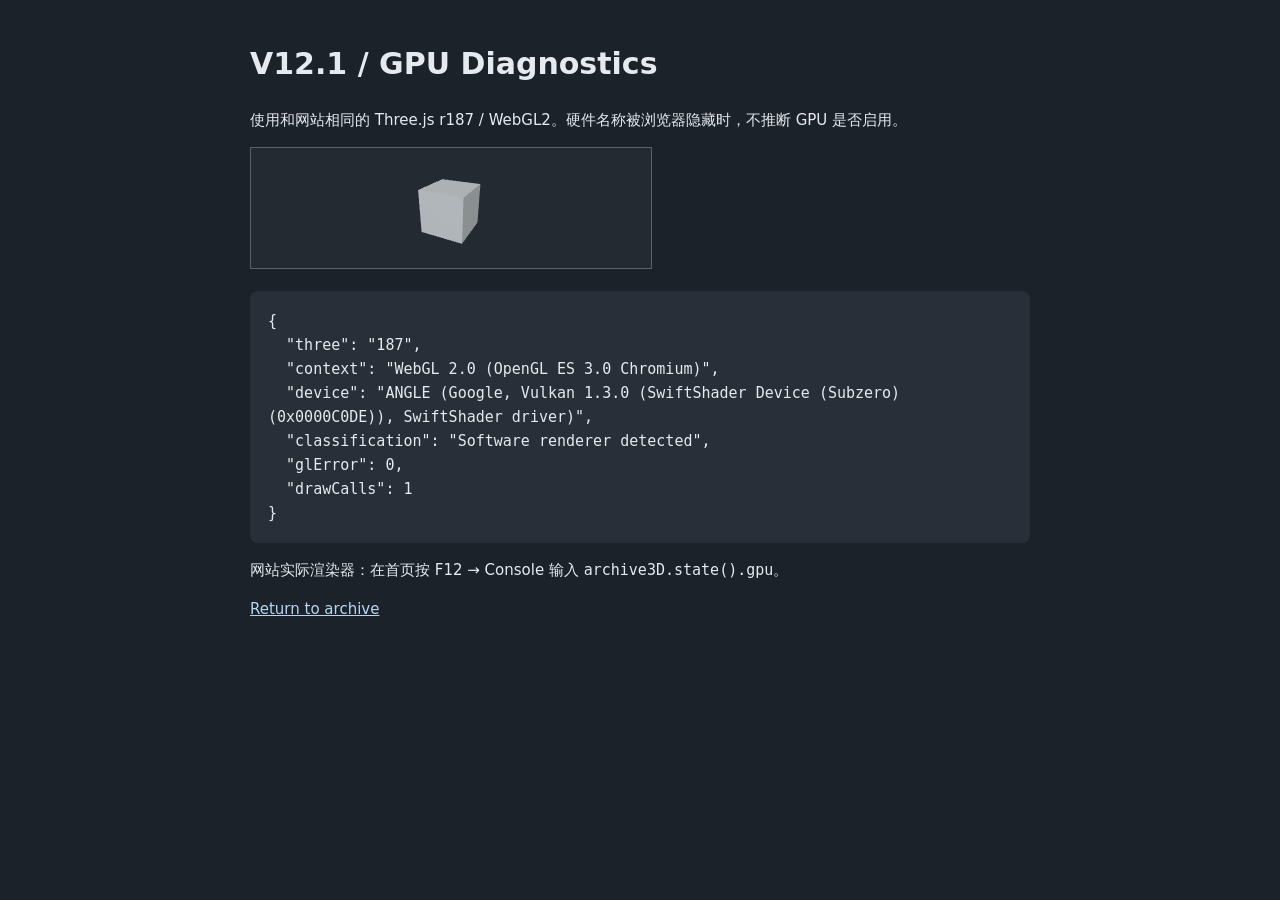
<file: gpu.html>
<!doctype html><html lang="zh-CN"><meta charset="utf-8"><meta name="viewport" content="width=device-width,initial-scale=1"><title>Archive / GPU Diagnostics</title><style>body{background:#1c2229;color:#e5eaf0;font:15px/1.6 system-ui;margin:40px auto;max-width:780px;padding:0 20px}pre{white-space:pre-wrap;overflow-wrap:anywhere;background:#292f38;padding:18px;border-radius:8px}a{color:#b8d5f4}canvas{width:100%;max-width:400px;height:120px;border:1px solid #59616c}</style><h1>V12.1 / GPU Diagnostics</h1><p>使用和网站相同的 Three.js r187 / WebGL2。硬件名称被浏览器隐藏时，不推断 GPU 是否启用。</p><canvas id="test"></canvas><pre id="result">Initializing...</pre><p>网站实际渲染器：在首页按 F12 → Console 输入 <code>archive3D.state().gpu</code>。</p><a href="./#home">Return to archive</a><script type="module">
import * as THREE from './vendor/three/build/three.module.js';
const out=document.querySelector('#result');try{const renderer=new THREE.WebGLRenderer({canvas:document.querySelector('#test'),powerPreference:'high-performance',antialias:true});renderer.setSize(400,120,false);const gl=renderer.getContext();const ext=gl.getExtension('WEBGL_debug_renderer_info');const name=ext?gl.getParameter(ext.UNMASKED_RENDERER_WEBGL):gl.getParameter(gl.RENDERER);const scene=new THREE.Scene();scene.background=new THREE.Color(0x242a32);const camera=new THREE.PerspectiveCamera(40,400/120,.1,50);camera.position.set(2,2,4);camera.lookAt(0,0,0);scene.add(new THREE.Mesh(new THREE.BoxGeometry(1.3,1.3,1.3),new THREE.MeshStandardMaterial({color:0xbcc2c5,roughness:.65})));scene.add(new THREE.HemisphereLight(0xffffff,0x4b5260,1));const light=new THREE.DirectionalLight(0xffffff,3);light.position.set(2,3,4);scene.add(light);renderer.render(scene,camera);out.textContent=JSON.stringify({three:THREE.REVISION,context:gl.getParameter(gl.VERSION),device:name,classification:/swiftshader|llvmpipe|software rasterizer|softpipe/i.test(name)?'Software renderer detected':ext?'No known software renderer detected (not proof of discrete GPU)':'GPU identity masked',glError:gl.getError(),drawCalls:renderer.info.render.calls},null,2);}catch(e){out.textContent='WebGL2 initialization failed: '+e.message;}
</script></html>
</file>
<file: site.css>
:root{--fg:#f2f3f2;--muted:#c3c9d0;--ink:#232d36;--paper:#e7e9e8;--sans:Arial,'Microsoft YaHei','PingFang SC',sans-serif}
body{font-family:ui-monospace,Consolas,monospace}button,a,input{-webkit-tap-highlight-color:transparent}button{min-height:40px}canvas:focus-visible{outline:1px solid #dbe5ee;outline-offset:-10px}.brand{font-size:clamp(19px,1.8vw,28px);font-weight:400;letter-spacing:.23em}.brand-note{font-size:9px;letter-spacing:.16em;line-height:1.9;color:#d1d7dd;margin-top:16px}.rule{margin-top:23px;width:32px}.status{font-size:9px;letter-spacing:.18em}.status #renderInfo{display:none}.quality{display:none}.bottom{bottom:4.5%}.controls{width:245px}.mode{font-size:9px}.mode button{padding:0}.scrub{height:12px;opacity:.6}.hint{min-height:29px;font-size:8px;line-height:1.9;letter-spacing:.11em}.contact{font-size:17px;font-weight:400}.contact span{font-size:27px}.tag .corners{display:none}.tag{min-width:80px;padding:10px 12px;background:none!important;text-shadow:0 2px 14px #161f2b70}.tag.active{border:0}.tag small{color:#d2d9df;font-size:9px;font-weight:400;letter-spacing:.02em}.tag span:not(.corners){font-size:16px;letter-spacing:.16em}.leaders path{stroke-opacity:.4}.nav{display:flex!important;bottom:4.5%;gap:22px;z-index:3;opacity:1;pointer-events:auto}.nav button{color:#e4e8ed;font-size:10px}.nav button:hover{border-bottom-color:#d7e2ec}.nav button:focus-visible{outline-offset:0}.hover-caption{position:fixed;bottom:16%;left:50%;transform:translateX(-50%) translateY(8px);text-align:center;pointer-events:none;opacity:0;transition:opacity .3s,transform .3s;z-index:3}.hover-caption.on{opacity:1;transform:translateX(-50%) translateY(0)}.hover-caption strong{font:400 22px var(--sans);display:block;margin-bottom:8px}.hover-caption span{font-size:10px;letter-spacing:.05em;color:#d9dfe4}
.panel{inset:0 0 0 auto;width:min(780px,56vw);height:100dvh;max-height:none;padding:0;border:0;border-left:1px solid #ffffff66;box-shadow:-25px 0 90px #18243012;background:#e7e9e8f7;backdrop-filter:blur(30px);color:var(--ink);transform:translateX(30px);transition:opacity .45s,transform .6s cubic-bezier(.2,.7,.2,1);overflow:hidden;display:flex;flex-direction:column;z-index:8}.panel:not(.open){visibility:hidden}.panel.open{visibility:visible}.panel a,.panel button{color:inherit}.panel-head{padding:26px 36px 0;flex:none;background:#e7e9e8f0}.panel .close{float:none;position:absolute;top:19px;right:27px;font:300 28px var(--sans);width:42px;height:42px}.panel .k{font-size:9px;letter-spacing:.12em;color:#68717a;padding-right:44px}.panel h1{font:400 16px var(--sans);margin:12px 0 22px}.panel #panelText{display:none}.section-nav{display:flex;gap:26px;border-bottom:1px solid #35404e22;padding-bottom:0}.section-nav a{text-decoration:none;font-size:10px;padding:14px 0;letter-spacing:.12em;position:relative}.section-nav a.active:after{content:'';height:1px;position:absolute;bottom:-1px;left:0;right:0;background:#263543}.section-nav a:focus-visible{outline-color:#263543}.panel #content{overflow:auto;overscroll-behavior:contain;scrollbar-width:thin;scrollbar-color:#a9b0b6 transparent;padding:0 36px;flex:1;scroll-behavior:smooth}.content-section{padding:48px 0 56px;scroll-margin-top:26px;border-bottom:1px solid #35404e26}.eyebrow{font:9px/1.6 ui-monospace,Consolas,monospace;letter-spacing:.14em;color:#69747f;margin-bottom:27px}.panel h2{font:400 clamp(32px,3.5vw,51px)/1.07 var(--sans);letter-spacing:-.045em;margin:0 0 23px;max-width:540px}.panel h3{font:400 23px/1.3 var(--sans);letter-spacing:-.025em;margin:34px 0 20px}.panel h3 span{font:11px var(--sans);color:#77818a;margin-left:10px;letter-spacing:0}.panel h4{font:500 17px/1.45 var(--sans);margin:0 0 8px}.panel p{font:14px/1.8 var(--sans);color:#4c5863;margin:8px 0 12px}.panel .intro{font-size:19px;line-height:1.55;color:#394651;letter-spacing:-.018em}.panel .intro-zh{font-size:13px;line-height:1.95;color:#6b757e}.panel .muted{font-size:12px;line-height:1.75;color:#77818a}.identity{display:flex;justify-content:space-between;gap:24px;align-items:center;margin-bottom:25px}.identity h2{margin-bottom:12px}.identity img{width:96px;height:124px;object-fit:cover;object-position:center;filter:grayscale(1);border-radius:1px}.panel .chinese-name{font:16px var(--sans);letter-spacing:.12em;color:#78818a}.link-row{display:flex;flex-wrap:wrap;gap:25px;margin:25px 0}.text-link{font:11px/1.5 ui-monospace,Consolas,monospace;text-decoration:none;border-bottom:1px solid #68768266;padding-bottom:5px;display:inline-block}.text-link span{margin-left:12px}.text-link:hover{color:#366285;border-color:#366285}.chips{display:flex;gap:8px;flex-wrap:wrap;margin:30px 0 40px}.chips span{font-size:8px;letter-spacing:.06em;border:1px solid #6a77832b;border-radius:2px;padding:8px 10px;color:#65717e}.timeline{padding-left:19px;border-left:1px solid #73839144}.timeline article{position:relative;padding:0 0 24px}.timeline article:before{content:'';position:absolute;left:-22px;top:7px;width:5px;height:5px;background:#8b98a3}.timeline article:last-child{padding-bottom:0}.timeline .date{display:block;font-size:10px;letter-spacing:.05em;margin-bottom:10px;color:#84909a}.project{margin:40px 0 46px}.project-cover{display:block;overflow:hidden;background:#f7f7f4;aspect-ratio:1.58;margin-bottom:22px}.project-cover img{display:block;width:100%;height:100%;object-fit:cover;transition:transform .6s}.project-cover:hover img{transform:scale(1.025)}.project .eyebrow{margin:0 0 10px;font-size:8px}.project h3{margin:0 0 10px;font-size:29px}.project .project-deck{font-size:18px;color:#384956}.project .link-row{margin:20px 0}.film{border-top:1px solid #73839133;border-bottom:1px solid #73839133}.film summary{cursor:pointer;font:11px/1.6 var(--sans);padding:15px 0}.film summary span{float:right;font:9px/1.6 ui-monospace,monospace;letter-spacing:.1em}.film video{display:block;width:100%;max-height:50vh;margin-bottom:15px;background:#252e35}.paper{display:grid;grid-template-columns:30px 1fr;gap:13px;padding:27px 0;border-bottom:1px solid #7383912c}.paper-index{font-size:10px;color:#88939b;padding-top:3px}.paper-status{font:9px/1.6 ui-monospace,monospace;color:#70818b;text-transform:uppercase;letter-spacing:.06em}.paper h3{font-size:20px;line-height:1.4;margin:10px 0}.paper .paper-role{font-size:12px;margin-bottom:4px;color:#495963}.panel .line{background:#73839133;margin:30px 0}.email{font:clamp(16px,1.7vw,24px) var(--sans);text-decoration:none;overflow-wrap:anywhere}.contact-section{border:0;min-height:350px}footer{margin-top:65px;display:flex;justify-content:space-between;font-size:8px;letter-spacing:.12em;color:#879199}body.reading>.bottom,body.reading>.nav,body.reading>.hover-caption{opacity:0;pointer-events:none}body.reading .bottom *{pointer-events:none}body.reading>header .status{visibility:hidden}.html-tools{z-index:30!important}.editing .panel{transition:none}.editing [data-edit-id]{outline-color:#637b8e!important}.fallback-note{display:none;position:fixed;top:22%;left:3%;font-size:9px;max-width:220px;line-height:1.7;color:#d5dce1}
@media(max-width:900px){.panel{width:62vw}.panel-head{padding-left:26px;padding-right:26px}.panel #content{padding:0 26px}.nav{gap:12px}.controls{width:190px}.brand-note{font-size:8px}.tag{max-width:145px}}
@media(max-width:700px){header{top:28px;left:23px;right:23px}.brand{font-size:19px;letter-spacing:.16em}.brand-note{font-size:8px;margin-top:13px}.rule{margin-top:18px;width:27px}.status{font-size:7px}.bottom{left:23px;right:23px;bottom:27px}.controls{width:175px}.mode{font-size:8px}.contact{font-size:12px;letter-spacing:.12em}.contact span{font-size:22px;margin-left:0}.hint{font-size:7px;max-width:185px}.nav{bottom:135px;gap:23px;white-space:nowrap}.nav button{font-size:10px}.tag{min-width:70px;max-width:100px;padding:7px}.tag span:not(.corners){font-size:13px}.tag small{font-size:7px}.hover-caption{bottom:195px;width:85%}.hover-caption strong{font-size:18px}.hover-caption span{font-size:9px}.panel{width:100%;inset:0;background:#e7e9e8fc}.panel-head{padding:24px 23px 0}.panel #content{padding:0 23px}.panel .close{right:14px;top:15px}.section-nav{gap:25px}.panel h2{font-size:38px}.panel .intro{font-size:18px}.content-section{padding:34px 0 43px}.identity img{width:82px;height:108px}.identity h2{font-size:35px}.identity{gap:14px}.project-cover{aspect-ratio:1.5}.panel h3{font-size:22px}.paper h3{font-size:18px}.email{font-size:20px}.brand-note{max-width:160px}.fallback-note{top:25%;left:23px}.panel p{overflow-wrap:anywhere}}
@media(prefers-reduced-motion:reduce){*{scroll-behavior:auto!important;transition:none!important}}
</file>
<file: immersive.css>
/* V10: ice observatory and full-screen reading. */
:root{--mist:#dce5ec;--reading:#c5ced9}
#scrub,#percent{display:none!important}.controls{width:245px}.mode{justify-content:flex-start;gap:24px;margin-bottom:12px}.mode button{color:#ccd4dd;letter-spacing:.14em;font-size:9px;position:relative}.mode button:after{content:'';position:absolute;bottom:5px;left:0;width:100%;height:1px;background:#dfe7ef;transform:scaleX(0);transform-origin:left;transition:transform .4s}.exploded #explode:after,body:not(.exploded) #assembly:after{transform:scaleX(1)}.assembling .mode button{opacity:.55}.hint{color:#d0d8e0}.brand{text-shadow:0 0 17px #dbeaff35;letter-spacing:.22em}.brand.scrambling{filter:blur(.2px);text-shadow:2px 0 #c6e0f044,-2px 0 #ffffff44}.status{color:#c8d1db}.atmosphere{position:fixed;inset:-6%;z-index:1;pointer-events:none;background:radial-gradient(ellipse at 53% 37%,#d7e5f515 0%,transparent 46%),radial-gradient(ellipse at 12% 90%,#caddef20,transparent 55%),linear-gradient(120deg,#d6e4ed0c,transparent 40%,#141f2e26);filter:blur(16px);animation:atmospheric-drift 22s ease-in-out infinite alternate}.atmosphere:after{content:'';position:absolute;inset:0;opacity:.024;background-image:url("data:image/svg+xml,%3Csvg viewBox='0 0 160 160' xmlns='http://www.w3.org/2000/svg'%3E%3Cfilter id='n'%3E%3CfeTurbulence type='fractalNoise' baseFrequency='.75' numOctaves='3' stitchTiles='stitch'/%3E%3C/filter%3E%3Cpath fill='%23fff' filter='url(%23n)' d='M0 0h160v160H0z'/%3E%3C/svg%3E");background-size:160px}.entry-veil{position:fixed;inset:0;pointer-events:none;z-index:5;background:radial-gradient(ellipse at 50% 48%,#bdcfde36,transparent 65%);opacity:0;transition:opacity .65s}.entering .entry-veil{opacity:1}.entering .labels,.entering .leaders,.entering .bottom,.entering .nav{opacity:0!important;pointer-events:none!important}#view{transition:filter 1.1s,opacity 1.1s}body.reading #view{filter:blur(2px) brightness(.59) saturate(.65);opacity:.78}body.reading .atmosphere{opacity:.38}header{z-index:10}.reading header{pointer-events:none}.reading header .brand{pointer-events:auto}.reading header .brand-note,.reading header .rule{opacity:0}.brand-note,.rule{transition:opacity .5s}
.tag{max-width:240px;min-width:146px;padding:12px 15px;white-space:normal}.tag span:not(.corners){font-size:11px;line-height:1.5;letter-spacing:.14em}.tag small{font-size:8px!important;font-weight:400;letter-spacing:.14em;margin-top:6px;color:#c7d2dc}.tag .corners{display:block!important;opacity:.45;transition:opacity .4s;background-size:11px 1px,1px 10px,11px 1px,1px 10px,11px 1px,1px 10px,11px 1px,1px 10px}.tag.active .corners{opacity:1}.tag.active{color:#fff;text-shadow:0 0 13px #cce4ff,0 0 3px white;animation:annotation-breathe 2s ease-in-out infinite}.tag.active small{color:#f1f7ff}.leaders path{stroke:#dce6ef;stroke-opacity:.55;stroke-width:.7}.leaders .active path{stroke-dasharray:6 3;animation:line-flow 3s linear infinite}.leaders circle{filter:drop-shadow(0 0 3px #e5f2ff)}.hover-caption{bottom:16%;filter:drop-shadow(0 0 12px #cce5ff44)}.hover-caption strong{font:14px/1.6 Consolas,monospace;letter-spacing:.1em;text-transform:uppercase}.hover-caption span{font-size:9px}
.panel{inset:0;width:100vw;height:100dvh;background:radial-gradient(ellipse at 76% 30%,#3b485547,transparent 52%),linear-gradient(115deg,#0d141fcb,#1e2937a8 58%,#25303d91);border:none;box-shadow:none;backdrop-filter:blur(1px);color:var(--reading);opacity:0;transform:scale(1.015);transition:opacity 1s,transform 1.2s cubic-bezier(.16,1,.3,1);z-index:8}.panel.open{transform:scale(1);opacity:1}.panel-head{position:absolute;inset:0 0 auto;height:112px;padding:0;background:none;z-index:2;pointer-events:none}.panel-head #panelCode,.panel-head #panelTitle,.panel-head #panelText{display:none}.section-nav{position:absolute;left:50%;top:36px;transform:translateX(-50%);gap:27px;border:0;pointer-events:auto}.section-nav a{font-size:9px;color:#c4d0dc;opacity:.7;transition:opacity .3s,text-shadow .3s}.section-nav a:hover,.section-nav a.active{opacity:1;text-shadow:0 0 9px #cbe6ff88}.section-nav a.active:after{background:#c4d7e8}.panel .close{top:30px;right:3%;width:102px;height:42px;font:11px Consolas,monospace;letter-spacing:.12em;pointer-events:auto;float:none;text-shadow:0 0 9px #d6eaff77}.panel .close span{margin-left:8px}.panel .close:before,.panel .close:after{content:'';position:absolute;width:9px;height:9px;border-color:#b4c7da;border-style:solid}.panel .close:before{left:0;top:0;border-width:1px 0 0 1px}.panel .close:after{right:0;bottom:0;border-width:0 1px 1px 0}.panel .close:hover{color:white;text-shadow:0 0 15px #c5e4ff}.panel #content{height:100%;width:100%;padding:134px max(28px,calc((100vw - 600px)/2)) 100px;scrollbar-color:#8395a444 transparent;scroll-behavior:smooth;mask-image:linear-gradient(to bottom,transparent 75px,black 128px,black calc(100% - 42px),transparent 100%)}.content-section{padding:24px 0 80px;scroll-margin-top:130px;border-bottom:1px solid #bdcfe51a}.panel .eyebrow{color:#a3b0c5;opacity:.7;font:11px/1.8 Consolas,monospace;letter-spacing:.06em;margin-bottom:35px}.panel h2{font:400 clamp(30px,3vw,43px)/1.15 Consolas,'Microsoft YaHei',monospace;color:#e1e7ef;letter-spacing:-.035em;margin-bottom:26px}.panel h3{font:400 21px/1.5 Consolas,'Microsoft YaHei',monospace;color:#d0dae6;letter-spacing:-.025em}.panel h4{font:400 17px/1.6 Consolas,'Microsoft YaHei',monospace;color:#cfd9e5}.panel p{font:15px/1.85 Consolas,'Microsoft YaHei',monospace;color:#b8c4d2;letter-spacing:.005em;margin:12px 0 22px}.panel .intro{font:17px/1.8 Consolas,monospace;color:#d3dce7;letter-spacing:-.015em}.panel .intro-zh{font:13px/2 'Microsoft YaHei',sans-serif;color:#a4b1c3}.panel .muted{color:#96a4b6;font:12px/1.9 Consolas,'Microsoft YaHei',monospace}.panel .chinese-name{color:#a0aec0}.identity{margin-bottom:30px}.identity img{width:76px;height:98px;opacity:.68;filter:grayscale(1) contrast(.8);mix-blend-mode:screen}.chips span{color:#93a5ba;border-color:#bdcfe522;font-size:8px}.timeline{border-color:#b6c9df22}.timeline article:before{background:#a3b6c9;box-shadow:0 0 7px #a4caee55}.timeline .date{color:#8c9cb2}.panel .text-link{color:#c3d4e8;border-color:#c7daf04a;font-size:11px}.panel .text-link:hover{color:#fff;border-color:#fff;text-shadow:0 0 12px #9ecfff}.project-cover{opacity:.78;filter:saturate(.6);transition:opacity .5s,filter .5s;background:#28313e}.project-cover:hover{opacity:1;filter:saturate(.95)}.project .project-deck{color:#c8d3e2;font-size:17px}.film{border-color:#b6c9df22}.film summary{font:12px Consolas,monospace;color:#cad8e6}.film video{max-height:65vh}.paper{border-color:#b6c9df22}.paper h3{font-size:20px}.paper-status{color:#90a4bd;font-size:9px}.paper .paper-role{color:#a1b2c7}.panel .line{background:#bdcfe522}.email{font:20px Consolas,monospace;color:#cad7e5!important}.email:hover{text-shadow:0 0 14px #b1d7ff}.panel footer{color:#8293a9}.panel a:focus-visible,.panel button:focus-visible{outline-color:#c9dbed}.word{display:inline-block;opacity:.76;transform:translateY(var(--wy,0px));transition:opacity .22s,text-shadow .22s;will-change:auto}.word.lit{opacity:1;color:#f3f8ff;text-shadow:0 0 9px #c2e2ff9c}.word.surge{animation:word-wave .75s ease-out}.reading #fxWater{z-index:9}#fxWater{position:fixed;inset:0;pointer-events:none;z-index:4;mix-blend-mode:screen;width:100%;height:100%;opacity:.55}.editing .word{display:inline;opacity:1;transform:none}.editing .panel #content{mask-image:none}.html-tools{z-index:40!important}
@keyframes atmospheric-drift{to{transform:translate(2%,1%) scale(1.04);opacity:.7}}@keyframes annotation-breathe{50%{text-shadow:0 0 20px #cee6ff,0 0 5px white}}@keyframes line-flow{to{stroke-dashoffset:-36}}@keyframes word-wave{0%{filter:blur(.45px);transform:translateY(0)}35%{transform:translateY(-1.5px)}65%{transform:translateY(.7px)}100%{filter:none;transform:translateY(0)}}
@media(max-width:700px){.controls{width:206px}.mode{gap:20px}.mode button{font-size:8px}.brand{font-size:18px}.tag{min-width:95px;max-width:139px;padding:9px 10px}.tag span:not(.corners){font-size:9px;letter-spacing:.07em}.tag small{font-size:6px!important;letter-spacing:.05em}.hover-caption{bottom:185px}.hover-caption strong{font-size:12px}.hover-caption span{font-size:8px}.panel{width:100vw;background:linear-gradient(120deg,#101924e8,#263242bb);backdrop-filter:blur(3px)}.panel-head{height:125px}.section-nav{top:78px;gap:25px}.panel .close{top:24px;right:21px;width:83px;font-size:9px}.panel #content{padding:145px 26px 65px;mask-image:linear-gradient(to bottom,transparent 110px,black 143px,black calc(100% - 25px),transparent)}.content-section{padding:18px 0 60px}.panel h2{font-size:33px}.panel p{font-size:13px;line-height:1.9}.panel .intro{font-size:15px}.panel .eyebrow{font-size:9px}.panel h3{font-size:19px}.paper h3{font-size:17px}.paper{grid-template-columns:24px 1fr;gap:8px}.identity h2{font-size:29px}.identity img{width:66px;height:86px}.email{font-size:16px}.reading .brand{font-size:16px}.panel .muted{font-size:11px}}
@media(prefers-reduced-motion:reduce){.atmosphere,.tag.active,.leaders .active path,.word.surge{animation:none!important}.word{transform:none!important}#fxWater{display:none}.brand.scrambling{filter:none}}
body.reading>.bottom,body.reading>.nav{visibility:hidden}.word{max-width:100%;overflow-wrap:anywhere}.brand-note{animation:pixel-resolve 1.5s steps(8,end) both}@keyframes pixel-resolve{0%{opacity:.1;filter:blur(3px);letter-spacing:.3em}65%{opacity:.6;filter:blur(.7px)}100%{opacity:1;filter:none}}@media(prefers-reduced-motion:reduce){.brand-note{animation:none!important}}
.reading header .brand-note{animation:none!important;opacity:0}.reading header .rule{opacity:0}
</file>
<file: refinement.css>
/* V11: one composed object; separate, deliberately paced reading rooms. */
:root{--sans:Arial,'Microsoft YaHei',sans-serif;--line:#d9e7f32e}
.edit-hotzone{display:none!important}
.html-tools{visibility:hidden!important;pointer-events:none!important}
body.editing .html-tools{visibility:visible!important;opacity:1!important;pointer-events:auto!important}
.panel h3 .word{font:inherit;color:inherit;letter-spacing:inherit;margin:0}

.gallery-axis{right:30%!important}
.project-cover{touch-action:none}
.project-gallery .gallery-stage{touch-action:pan-y}
@media(min-width:701px) and (max-width:1100px){.panel .section-nav{top:78px;left:50%}.panel #content{padding-top:150px}.panel-head{height:137px}.work-view #content{padding-top:151px}.nav{top:102px}}
[hidden]{display:none!important}
.brand{font-size:clamp(24px,2.6vw,38px);font-weight:500;letter-spacing:.15em}
.brand-note{font-size:9px;line-height:1.9;color:#cbd6e0;font-weight:400;letter-spacing:.09em}
.status{font-weight:400;font-size:9px;line-height:1.9}.status #renderInfo,#environment,#quality{display:none}
.atmosphere{opacity:.5;animation:none;filter:blur(12px)}
.entry-veil{transition:opacity .16s}.panel{transition:opacity .22s ease-out,transform .28s ease-out;transform:translateY(8px);background:radial-gradient(ellipse at 70% 12%,#25303c 0%,#151e29 43%,#101720 100%);backdrop-filter:none}
.panel.open{transform:none}#view{transition:opacity .18s}.reading #view{opacity:0;filter:none}.reading .atmosphere{opacity:.12}
.reading header .brand{font-size:21px;letter-spacing:.11em}.reading header{top:34px}
.panel-head{height:108px;background:linear-gradient(#141d28f5 65%,#141d2800)}
.section-nav{top:29px;gap:25px;white-space:nowrap;align-items:center;margin:0}
.section-nav a{font:11px/1.6 var(--sans);letter-spacing:.025em;padding:10px 0;color:#bac7d5;opacity:.82;text-transform:none}
.section-nav a.active{color:#fff;opacity:1}.section-nav a.active:after{bottom:0}
.panel .close{top:27px;font-size:9px;width:90px}
.panel #content{padding:130px max(42px,calc((100vw - 1100px)/2)) 70px;mask-image:none;scroll-behavior:auto}
.content-section{border:0;padding:0 0 40px}.panel .eyebrow{font:10px/1.5 Consolas,monospace;letter-spacing:.14em;margin:0 0 28px;color:#a9b9ca;opacity:1}
.panel h2{font:400 clamp(38px,4.5vw,65px)/1.06 var(--sans);letter-spacing:-.045em;color:#f2f6fa;margin:0 0 25px}
.panel h3{font:400 27px/1.2 var(--sans);color:#ecf3f9;letter-spacing:-.025em}
.panel h4{font:400 19px/1.4 var(--sans);color:#e5eef6}
.panel p{font:15px/1.8 var(--sans);color:#b9c7d5;letter-spacing:0}
.panel .intro{font:20px/1.6 var(--sans);color:#d1dce7;max-width:650px}
.panel .intro-zh{font:13px/2 'Microsoft YaHei',sans-serif;color:#94a6b9}
.panel .muted{font:12px/1.8 var(--sans);color:#98aabd}
.panel .text-link{font:11px/1.8 Consolas,monospace;color:#d8e7f4}
.word{opacity:1;display:inline;transform:none;transition:color .16s,text-shadow .16s}.word.surge{animation:none}.word.lit{text-shadow:0 0 12px #ccedff7d;color:#fff}
.profile-splash{display:grid;grid-template-columns:minmax(0,1fr) 260px;gap:90px;align-items:start;margin-bottom:60px}
.identity{margin:15px 0 30px}.identity h2{font-size:clamp(50px,5.4vw,78px);font-weight:500;color:#fff;text-shadow:0 0 28px #cde7ff1c;margin:0}
.panel .chinese-name{margin:16px 0 0;letter-spacing:.4em;font-size:17px;color:#acbdce}
.chips{margin:30px 0 0;gap:8px}.chips span{font-size:8px;letter-spacing:.08em;border-color:var(--line);padding:9px}
.portrait-frame{margin:0;position:relative;padding:12px;border:1px solid var(--line);transform:rotate(2deg);background:#b5ccdd06}
.portrait-frame:before,.portrait-frame:after{content:'+';position:absolute;font:14px Consolas;color:#e1edf6;line-height:12px;left:-5px;top:-6px}.portrait-frame:after{inset:auto -5px -5px auto}
.portrait-frame img{width:100%;height:330px;display:block;object-fit:cover;object-position:center 29%;filter:grayscale(.7);opacity:.96}
.portrait-frame figcaption{display:flex;justify-content:space-between;font-size:8px;letter-spacing:.13em;color:#b9c8d8;margin:13px 0 2px}
.timeline{border-left:0;padding:0}.timeline article{padding:22px 0;border-top:1px solid var(--line)}.timeline article:before{content:none}.timeline p{margin:8px 0}.timeline .date{color:#a7b7c8;font:10px Consolas,monospace}.timeline h4{margin:0}
.education-grid{display:grid;grid-template-columns:repeat(3,minmax(0,1fr));gap:30px;margin-bottom:50px}.education-grid article{padding-right:10px}
#section-pub{max-width:980px;margin:auto}.paper{grid-template-columns:45px 1fr;gap:24px;padding:33px 0 36px;border-color:var(--line)}
.paper-index{font:11px/1.5 Consolas,monospace;color:#8fa2b6;padding-top:9px}
.paper h3{font:400 clamp(24px,2.35vw,34px)/1.26 var(--sans);letter-spacing:-.025em;color:#f5f8fc;margin:0 0 17px;text-wrap:pretty}
.paper .paper-authors{font:14px/1.7 var(--sans);color:#bccbd9;margin:0 0 8px}.paper .paper-authors strong{font-weight:500;color:#f1f5fa}
.paper .paper-venue{font:11px/1.8 Consolas,'Microsoft YaHei',monospace;color:#8fa7bf;margin:0 0 16px}
#section-svc,#section-contact{max-width:850px;margin:40px auto}.email{font-size:clamp(18px,3vw,36px)}
.nav{display:flex!important;bottom:auto;top:39px;gap:23px;opacity:0;visibility:hidden}.exploded .nav{opacity:1;visibility:visible;pointer-events:auto}.nav button{font:11px var(--sans);letter-spacing:.01em;color:#e3edf6}
.tag{max-width:185px;min-width:138px}.tag span:not(.corners){font-size:10px;letter-spacing:.08em}.tag small{font-size:7px!important}.tag.active{animation:none}
.hover-caption{display:none}.controls{width:230px}.hint{font-size:8px;line-height:1.8;font-weight:400}.mode{gap:22px}.mode button{font-size:9px;font-weight:400}
#probeHud .probe-link{stroke:#f2f8ff;stroke-opacity:.72}#probeHud .probe-caption{opacity:.88}
/* Project viewport: fixed index line, drifting image stack and independent details. */
.work-view #content{padding:118px 4vw 38px;overflow:hidden}.work-view #section-obj{padding:0;height:100%}
.work-view #section-obj>h2{font-size:34px;margin:0;letter-spacing:-.035em}.work-view #section-obj>.intro{font:12px var(--sans);margin:12px 0 0;color:#99adbf}.work-view #section-obj>.eyebrow{margin-bottom:14px;font-size:9px}
.project-gallery{position:relative;height:calc(100dvh - 290px);min-height:400px;max-height:800px;outline:none;margin-top:18px}
.gallery-axis{position:absolute;left:0;right:0;top:46%;height:1px;background:#dfefff38;pointer-events:none}
.gallery-stage{position:absolute;inset:0 0 44px;overflow:hidden;isolation:isolate;touch-action:pan-x;cursor:grab;mask-image:linear-gradient(transparent,black 9%,black 91%,transparent)}
.gallery-stage.dragging{cursor:grabbing}.project{margin:0;position:absolute;inset:0;pointer-events:none}
.project-cover{position:absolute;top:50%;left:46%;width:46%;height:68%;max-height:400px;transform:translate(-50%,-50%);margin:0;padding:0;border:0;overflow:visible;background:#080e16;opacity:.9;filter:none;pointer-events:auto;transition:none;cursor:inherit}
.project-cover img{width:100%;height:100%;object-fit:cover;opacity:1;transition:none;filter:grayscale(1)}
.project.active .project-cover img{filter:none}.project-cover:hover img{transform:none}.project-info{position:absolute;left:74%;width:24%;top:50%;transform:translateY(-50%);pointer-events:auto;opacity:0;visibility:hidden;transition:opacity .18s}
.project.active .project-info{visibility:visible;opacity:1}.project-info .eyebrow{font:8px/1.7 Consolas,monospace;letter-spacing:.05em;margin:0 0 12px}
.project h3{font:400 32px/1.05 var(--sans);letter-spacing:-.04em;color:#f5f9fc;margin:0 0 20px}
.project .project-deck{font:15px/1.45 var(--sans);color:#d4e2ef;margin:0 0 13px}.project-info>p:not(.project-deck){font:12px/1.65 var(--sans);margin:0 0 12px;color:#9eb1c4}.project-info>.muted{display:none}
.project .link-row{margin:17px 0;gap:10px}.film summary{font:10px/1.6 Consolas,monospace;padding:12px 0}.film summary span{float:none;margin-left:12px}
.film[open]{position:fixed;inset:0;background:#0b121bf9;z-index:30;padding:20px;display:flex;align-items:center;justify-content:center}.film[open] summary{position:absolute;top:20px;left:24px}.film[open] video{width:100%;max-height:70vh;margin:45px 0 0}

.project-info{z-index:2}.gallery-footer{position:absolute;inset:auto 0 0;display:flex;align-items:center;justify-content:space-between;border-top:1px solid var(--line);padding-top:15px;font:10px Consolas,monospace;color:#a5bbce;letter-spacing:.09em}.gallery-counter{color:#e6f3ff}.gallery-buttons{display:flex;gap:12px}.gallery-buttons button{width:30px;height:28px;border:1px solid var(--line);font-size:18px}.gallery-buttons button:disabled{opacity:.25;cursor:default}.gallery-hint{font-size:8px}.portfolio-link{position:absolute;left:4vw;bottom:22px;margin:0}.portfolio-link .text-link{font-size:9px}
body.work-view .panel-head{z-index:4}body.work-view header{z-index:10}
@media(max-width:1100px){.section-nav{gap:16px;left:48%;}.section-nav a{font-size:10px}.reading header .brand{font-size:17px}.nav{gap:14px;left:52%}.nav button{font-size:9px}.profile-splash{gap:45px;grid-template-columns:minmax(0,1fr) 240px}.project h3{font-size:26px}.project-cover{left:37%;width:58%}.project-info{left:71%;width:28%}}
@media(max-width:700px){header{top:27px;left:23px;right:23px}.brand{font-size:23px;letter-spacing:.12em}.brand-note{font-size:8px}.status{font-size:7px}.reading header{top:29px}.reading header .brand{font-size:17px}.panel-head{height:158px}.panel .close{top:22px;right:23px;width:76px}.section-nav{top:77px;left:24px;right:24px;transform:none;display:flex;flex-wrap:wrap;gap:2px 21px;justify-content:flex-start;white-space:normal}.section-nav a{font-size:10px;line-height:1.4;padding:8px 0}.panel #content{padding:170px 25px 60px}.panel h2{font-size:39px}.panel .eyebrow{font-size:9px}.panel .intro{font-size:17px;line-height:1.65}.panel p{font-size:13px}.profile-splash{display:flex;flex-direction:column;gap:30px;margin-bottom:42px}.identity{margin-top:0}.identity h2{font-size:49px}.portrait-frame{width:75%;align-self:flex-end;margin-right:7px;transform:rotate(2deg)}.portrait-frame img{height:300px}.education-grid{grid-template-columns:1fr;gap:0}.paper{grid-template-columns:23px 1fr;gap:12px;padding:29px 0}.paper h3{font-size:24px}.paper .paper-authors{font-size:12px}.paper .paper-venue{font-size:10px}.nav{display:none!important}.tag{max-width:130px;min-width:90px}.tag span:not(.corners){font-size:8px}.tag small{font-size:6px!important}.panel .email{font-size:19px}#section-svc,#section-contact{margin-top:15px}.work-view #content{padding:168px 23px 45px;overflow-y:auto}.work-view #section-obj{height:auto}.work-view #section-obj>h2{font-size:28px}.work-view #section-obj>.intro{font-size:11px}.project-gallery{height:650px;min-height:0;margin-top:0}.gallery-stage{inset:0 0 52px;mask-image:linear-gradient(transparent,black 5%,black 98%,transparent)}.project-cover{left:50%;top:28%;width:95%;height:39%;max-height:none}.project-info{left:3%;width:94%;top:56%;transform:none;background:#15202cfa;padding-top:16px;min-height:250px}.project h3{font-size:28px;margin-bottom:15px}.project-info .eyebrow{font-size:8px}.project .project-deck{font-size:14px}.project-info>p:not(.project-deck){font-size:12px}.project .link-row{margin:14px 0}.gallery-axis{top:28%}.gallery-hint{font-size:7px;letter-spacing:.02em}.portfolio-link{position:static;margin:20px 0 0}.work-view .project-info .film video{max-height:55vh}.film[open]{position:absolute;inset:0;width:100%;padding:10px}.film[open] summary{top:5px;left:10px}.film[open] video{margin-top:36px}.gallery-stage{touch-action:pan-x}}
@media(prefers-reduced-motion:reduce){.panel,#view,.entry-veil,.project-info{transition:none!important}.portrait-frame{transform:none}}

/* V12 — straight photographs; the active card alone keeps original color. */
.project-cover{overflow:hidden; background:#101010}.project-cover img{display:block;transition:filter .2s ease;filter:grayscale(1)!important}.project.active .project-cover img{filter:none!important}.project-info{z-index:5}.gallery-stage{touch-action:pan-x}.project-cover{touch-action:none}
@media(min-width:701px){.project-cover{height:64%;width:49%;left:44%}.project-info{left:72%;width:26%}}
@media(min-width:701px) and (max-width:1100px){.project-cover{left:36%;width:57%}.project-info{left:68%;width:31%}}
/* 12.1: stable typography, same outer margins and a short pixel transition. */
body:not(.reading) header{left:var(--archive-inset,3.2%);right:var(--archive-inset,3.2%)}
body:not(.reading) .bottom{left:var(--archive-inset,3.2%);right:var(--archive-inset,3.2%)}
.contact{display:inline-flex;align-items:center;justify-content:flex-end;gap:.8em;padding:0;line-height:1.15;font-weight:500;letter-spacing:.15em}.contact span{margin:0;line-height:1;font-size:1.45em}
.brand{position:relative;display:inline-block;line-height:1.15;white-space:nowrap}.brand-copy{display:block}.brand-mosaic{display:none;position:absolute;inset:0;grid-template-columns:repeat(24,1fr);grid-template-rows:repeat(3,1fr);pointer-events:none;overflow:hidden;gap:2px}.pixel-switch .brand-mosaic{display:grid}.brand-mosaic i{background:#e6ecf0;opacity:0;animation:archive-pixel 330ms steps(3,end) var(--delay) both}.pixel-switch .brand-copy{animation:archive-copy 440ms steps(5,end) both}
@keyframes archive-pixel{0%,100%{opacity:0;transform:scale(.5)}45%,60%{opacity:.92;transform:scale(1)}}@keyframes archive-copy{0%,100%{opacity:1;filter:none}42%,57%{opacity:.1;filter:blur(2px)}}
@media(max-width:700px){body:not(.reading){--archive-inset:23px}.brand{font-size:clamp(13px,3.6vw,23px);letter-spacing:.11em}.contact{letter-spacing:.12em}}

/* V12.2: restored V11 reading effects, not a gallery lens. */
#fxWater{z-index:10;opacity:.9;pointer-events:none} #content .word{transition:color .22s,text-shadow .22s}#content .word.lit{color:#f3f8ff;text-shadow:0 0 10px #c2e2ffbe}
@media(prefers-reduced-motion:reduce){#fxWater{display:none}#content .word{transition:none}}

/* V12.4: the actual 3D scene remains visible behind a dark frosted acrylic reading layer. */
.reading #view{opacity:1;filter:none;pointer-events:none}
.panel{background:linear-gradient(115deg,rgba(13,20,31,.66),rgba(28,36,48,.51) 58%,rgba(23,30,41,.64));backdrop-filter:blur(13px) saturate(.72);-webkit-backdrop-filter:blur(13px) saturate(.72);border:1px solid rgba(212,226,239,.10);}
.panel-head{background:linear-gradient(rgba(18,25,35,.68),rgba(18,25,35,0))}
.panel #content:before{content:'';position:absolute;inset:0;pointer-events:none;background:radial-gradient(ellipse at 50% 38%,rgba(9,15,24,.08),transparent 70%)}
.work-view #section-pub{padding:0;height:100%}.work-view #section-pub>h2{font-size:34px;margin:0;letter-spacing:-.035em}.work-view #section-pub>.intro{font:12px var(--sans);margin:12px 0 0;color:#c2cdd8}.work-view #section-pub>.eyebrow{margin-bottom:14px;font-size:9px}
.project-cover{background:transparent;box-shadow:none}.project-cover img{object-fit:contain;background:transparent;filter:grayscale(1)!important}.project.active .project-cover img{filter:none!important}.project-info{background:transparent}.project-info p{color:#d3dce5}.project-info .muted{color:#b5c2d0}
#section-pub .project-info{max-height:94%;overflow-y:auto;padding-right:12px}#section-pub .project-info h3{font-size:clamp(19px,2vw,29px)}#section-pub .project-info>p{font-size:12px;line-height:1.6}
@media(max-width:700px){.work-view #section-pub{height:auto}.work-view #section-pub>h2{font-size:28px}.project-info{background:rgba(18,25,35,.68);backdrop-filter:blur(10px)}#section-pub .project-info{max-height:260px;min-height:0}.panel{backdrop-filter:blur(9px) saturate(.8)}}

/* V12.7 CV and contact only */
#section-cv .cv-experience article,#section-cv .cv-awards article{display:grid;grid-template-columns:145px minmax(0,1fr);gap:24px;align-items:baseline}#section-cv .cv-experience article p,#section-cv .cv-awards article p{margin:7px 0 0}#section-cv .cv-awards article{padding:15px 0}#section-cv .cv-skill-grid{display:grid;grid-template-columns:repeat(2,minmax(0,1fr));gap:0 35px;margin-bottom:60px}#section-cv .cv-skill-grid article{border-top:1px solid var(--line);padding:17px 0}#section-cv .cv-skill-grid h4{margin:0}#section-cv .cv-skill-grid p{margin:8px 0}#section-contact .contact-social{margin:40px 0 45px}#section-contact .contact-social-grid{display:grid;grid-template-columns:repeat(2,minmax(0,1fr));gap:12px;margin:18px 0}#section-contact .social-card{display:grid;grid-template-columns:112px minmax(0,1fr);gap:18px;align-items:center;border:1px solid var(--line);background:#b5ccdd09;padding:14px;min-width:0}#section-contact .social-qr{display:block;background:#fff;padding:4px;aspect-ratio:1;border:1px solid #ffffff55}#section-contact .social-qr img{display:block;width:100%;height:100%;object-fit:contain}#section-contact .social-card h4{margin:0;font:500 14px/1.4 var(--sans)}#section-contact .social-card p{margin:5px 0;overflow-wrap:anywhere}#section-contact .social-card .text-link{display:block;width:max-content;max-width:100%;margin:6px 0 0}#section-contact .social-qr:focus-visible{outline:2px solid #d8e7f4;outline-offset:3px}@media(max-width:700px){#section-cv .cv-experience article,#section-cv .cv-awards article{grid-template-columns:1fr;gap:6px}#section-cv .cv-skill-grid,#section-contact .contact-social-grid{grid-template-columns:1fr}#section-contact .social-card{grid-template-columns:105px minmax(0,1fr)}}

.capture-study header,.capture-study .bottom,.capture-study .status,.capture-study .nav,.capture-study #render-lab,.capture-study .html-tools,.capture-study .atmosphere{display:none!important}
</file>
<file: archive-cases.css>
/* V12.5 — independent content layout; does not touch the original 3D canvas or FX. */
[hidden]{display:none!important}
body.work-view #content{padding:clamp(90px,11.4vh,126px) 3.3vw 18px;overflow:hidden;min-height:0;display:flex;flex-direction:column;}
body.work-view .archive-room:not([hidden]){height:100%;min-height:0;display:flex;flex-direction:column;gap:0;padding:0;margin:0;}
.room-title{flex:none;position:relative;z-index:1;}
.room-title .eyebrow{font:9px/1.5 Consolas,monospace;letter-spacing:.15em;margin:0 0 8px;color:#a5b7c9}
.panel .room-title h2{font-size:clamp(26px,3vw,43px);line-height:1.05;margin:0;letter-spacing:-.045em}
.panel .room-title .intro{font:12px/1.5 var(--sans);margin:8px 0 0;color:#b7c7d6}
.archive-room .project-gallery{height:auto;min-height:0;max-height:none;flex:1;display:flex;flex-direction:column;position:relative;margin:12px 0 0;outline:none}
.gallery-browse{flex:1;min-height:0;position:relative;overflow:hidden;}
.archive-room .gallery-stage{inset:0;mask-image:linear-gradient(transparent,black 3%,black 97%,transparent);-webkit-mask-image:linear-gradient(transparent,black 3%,black 97%,transparent);}
.archive-room .gallery-axis{top:50%;right:26%!important;}
.archive-room .project-cover{top:50%;left:43%;width:58%;height:76%;max-height:none;margin:0;aspect-ratio:auto;overflow:hidden;filter:none;background:transparent;}
.archive-room .project-cover img{object-fit:contain;filter:grayscale(1)!important;}
.archive-room .project.active .project-cover img{filter:none!important;}
.archive-room .project-info{left:75%;width:24%;top:50%;padding:0 0 0 5px;max-height:90%;overflow:auto;}
.archive-room .project-info h3{font-size:clamp(19px,2vw,34px);line-height:1.12;font-weight:400;overflow-wrap:anywhere;}
.archive-room .project-info .link-row{margin:16px 0 0;}
.archive-room .open-case{cursor:pointer;text-align:left;padding:0 0 6px;border:0;border-bottom:1px solid #a6b9cc77;background:transparent;}
.archive-room .gallery-footer{position:relative;inset:auto;flex:none;margin-top:0;padding:10px 0 0;height:44px;}
.archive-room .gallery-buttons button{cursor:pointer;}
.archive-room.case-mode .room-title{display:flex;align-items:baseline;gap:16px;}
.archive-room.case-mode .room-title .eyebrow{margin:0;}
.archive-room.case-mode .room-title .intro{display:none;}
.archive-room.case-mode .room-title h2{font-size:25px;}
.case-layout{display:grid;grid-template-columns:minmax(176px,25%) minmax(0,1fr);gap:clamp(16px,2.6vw,44px);flex:1;min-height:0;position:relative;overflow:hidden;animation:case-in .48s cubic-bezier(.2,.7,.2,1) both;}
@keyframes case-in{from{opacity:0;transform:translateX(24px)}to{opacity:1;transform:none}}
.case-rail{display:flex;flex-direction:column;gap:10px;min-height:0;padding:0 10px 0 0;border-right:1px solid #c4d9ed25;}
.case-back{align-self:flex-start;font:10px/1.4 Consolas,monospace;letter-spacing:.09em;padding:10px 0;border:0;border-bottom:1px solid #d0e4f55c;cursor:pointer;background:transparent;}
.case-thumbs{overflow-y:auto;min-height:0;position:relative;scrollbar-width:thin;scrollbar-color:#93a4b870 transparent;}
.case-thumb{border:0;display:block;padding:5px 0 13px;margin:0 0 12px;text-align:left;background:none;width:100%;cursor:pointer;opacity:.54;transition:opacity .25s ease;}
.case-thumb:hover,.case-thumb:focus-visible,.case-thumb.active{opacity:1;}
.case-thumb img{width:100%;height:auto;max-height:180px;object-fit:contain;display:block;filter:grayscale(1);background:#181f29;}
.case-thumb.active img{filter:none;outline:1px solid #e1ecf2;outline-offset:-1px;}
.case-thumb-caption{display:flex;gap:10px;padding:10px 2px 0;align-items:flex-start;font:11px/1.4 var(--sans);color:#d3dde6;}
.case-thumb-caption small{font:10px/1.5 Consolas,monospace;color:#96aebf;}
.case-thumb.active .case-thumb-caption{color:white;}
.case-reader{overflow-y:auto;overflow-x:hidden;min-height:0;overscroll-behavior:contain;scrollbar-width:thin;scrollbar-color:#a0b4c77d #1d253033;outline:none;position:relative;padding-right:clamp(4px,1.2vw,18px);}
.case-article{width:100%;max-width:1240px;margin:0 auto;padding-bottom:18px;}
.case-head{padding:20px 0 28px;}
.case-meta{font:10px/1.5 Consolas,monospace;letter-spacing:.11em;color:#9fbacf;text-transform:uppercase;margin-bottom:11px;}
.panel .case-head h2{max-width:none;font-size:clamp(27px,3.3vw,52px);line-height:1.10;margin:0 0 15px;letter-spacing:-.04em;}
.panel .case-head p{font:15px/1.75 var(--sans);color:#d5e0e9;max-width:800px;margin:0 0 15px;}
.panel .case-head .case-authors{font-size:12px;color:#aab9c9;}
.case-actions{display:flex;gap:20px;align-items:center;flex-wrap:wrap;font:10px Consolas,monospace;color:#a8bacb;}
.page-jump{display:flex;align-items:center;gap:6px;}
.page-jump select{font:11px Consolas,monospace;color:#e3ebf2;background:#2b3542;border:1px solid #64778a80;padding:5px;}
.portfolio-pages{display:flex;flex-direction:column;gap:14px;}
.portfolio-page{margin:0;scroll-margin-top:8px;}
.portfolio-page img{display:block;width:100%;height:auto;background:#f7f7f7;box-shadow:0 8px 26px #070b1022;}
.portfolio-page figcaption,.research-figure figcaption{font:10px/1.6 Consolas,monospace;letter-spacing:.04em;color:#aebfcc;padding:7px 0 0;}
.research-article{padding:clamp(20px,3.2vw,52px);background:#e9edf0f5;color:#1c2a39;border:1px solid #eff4fa66;box-sizing:border-box;}
.research-article .case-head{padding:0 0 25px;}
.panel .research-article .case-head h2,.panel .research-article h3{color:#172838;}
.panel .research-article p,.panel .research-article .case-head p{color:#455668;font:15px/1.8 var(--sans);max-width:none;}
.panel .research-article .case-authors{color:#5f7180;font-size:12px;}
.research-article .case-meta{color:#a15839;}
.panel .research-article .text-link{color:#304f68;border-color:#71899b80;}
.research-article .word{opacity:1;}.research-article .word.lit{color:#a34d2e!important;text-shadow:none!important;}
.research-figure{margin:20px 0 28px;}
.research-figure img{display:block;width:100%;max-height:620px;object-fit:contain;height:auto;background:white;border:1px solid #cdd6dc;}
.research-figure figcaption{color:#647687;letter-spacing:0;font-size:11px;}
.research-hero{margin:0 0 28px;}
.case-stats{display:grid;grid-template-columns:repeat(3,minmax(0,1fr));gap:20px;padding:20px 0 24px;border-block:1px solid #a0b0bc66;margin:12px 0 28px;}
.case-stats strong{font:500 clamp(20px,2.6vw,36px)/1 var(--sans);display:block;color:#24384a;margin-bottom:8px;}
.case-stats span{font:11px/1.4 var(--sans);color:#637486;display:block;}
.research-section{border-top:1px solid #a0b0bc66;padding:30px 0 12px;scroll-margin-top:14px;}
.panel .research-section h3{font-size:clamp(20px,2vw,28px);margin:0 0 14px;}
.research-section video{display:block;width:100%;height:auto;max-height:70vh;background:#16212c;}
@media(max-width:1000px) and (min-width:701px){.archive-room .project-cover{left:37%;width:65%;height:74%}.archive-room .project-info{left:72%;width:27%}.case-layout{grid-template-columns:minmax(150px,24%) minmax(0,1fr)}}
@media(max-width:700px){body.work-view #content{padding:155px 17px 12px}.archive-room .project-gallery{margin-top:8px}.room-title .intro{font-size:11px}.archive-room .gallery-stage{mask-image:none;-webkit-mask-image:none;}.archive-room .project-cover{left:50%;width:96%;height:48%;top:33%;}.archive-room .project-info{left:0;width:100%;top:auto;bottom:3%;transform:none;max-height:34%;padding:8px;background:#18222de0;backdrop-filter:blur(6px);}.archive-room .project-info h3{font-size:20px}.archive-room .project-info p{font-size:12px}.archive-room .project-info .link-row{margin:6px 0}.archive-room .gallery-axis{top:33%;right:0!important}.archive-room .gallery-footer{height:34px;padding-top:5px;}.gallery-hint{display:none}.case-layout{grid-template-columns:1fr;grid-template-rows:100px minmax(0,1fr);gap:8px}.case-rail{border-right:0;border-bottom:1px solid #afc5d533;padding:0;gap:4px}.case-back{padding:4px 0}.case-thumbs{display:flex;overflow-x:auto;overflow-y:hidden;gap:8px;}.case-thumb{min-width:90px;width:90px;flex:none;margin:0;padding:0;}.case-thumb img{height:56px;max-height:56px;object-fit:contain;}.case-thumb-caption{font-size:9px;white-space:nowrap;overflow:hidden;max-width:90px;padding:4px 0;gap:4px}.case-thumb-caption span{overflow:hidden;text-overflow:ellipsis}.case-reader{padding-right:0}.case-head{padding:14px 0 16px}.research-article{padding:16px}.case-stats{gap:10px}.case-stats strong{font-size:24px}.case-stats span{font-size:10px}.panel .case-head p,.panel .research-article p{font-size:13px}.archive-room.case-mode .room-title h2{font-size:21px}.archive-room.case-mode .room-title .eyebrow{font-size:8px}}
@media(prefers-reduced-motion:reduce){.case-layout{animation:none}.case-thumb{transition:none}}

/* The prior publication room capped its content width; both galleries now share the same full-width layout. */
body.work-view #content>.archive-room:not([hidden]){width:100%;max-width:none;align-self:stretch;margin-inline:0;}
.panel .research-article .case-head h2{font-size:clamp(25px,2.8vw,44px)}
/* V12.6: detail navigation is the same vertical focus carousel as browse. */
.case-layout{grid-template-columns:minmax(190px,29%) minmax(0,1fr);gap:clamp(20px,2.8vw,50px)}
.case-rail{padding-right:14px;position:relative}
.case-thumbs{flex:1;min-height:0;overflow:hidden;position:relative;isolation:isolate;outline:none;mask-image:linear-gradient(transparent,black 8%,black 92%,transparent)}
.case-thumb{position:absolute;top:50%;left:50%;width:100%;height:64%;padding:0;margin:0;display:flex;flex-direction:column;justify-content:center;align-items:center;gap:10px;transform:translate(-50%,-50%) translateY(var(--rail-offset,0%)) scale(var(--rail-scale,1));transition:transform .5s cubic-bezier(.22,.7,.25,1),opacity .4s;outline:none;background:transparent;}
.case-thumb.active{z-index:3}.case-thumb:not(.active){z-index:1}
.case-thumb img{display:block;max-width:100%;width:100%;height:auto;max-height:calc(100% - 55px);object-fit:contain;flex:0 1 auto;background:transparent;outline:none!important}
.case-thumb-caption{padding:0 4px;max-width:100%;font-size:12px;gap:8px;justify-content:center;text-align:left;flex:none}.case-thumb:not(.active) .case-thumb-caption{opacity:.5}
.case-thumb.active:focus-visible img{outline:1px solid #d9e7f1!important;outline-offset:4px}
.case-rail::after{content:'SCROLL ↑ ↓ TO SELECT';color:#9cafbe;font:9px/1.4 Consolas,monospace;letter-spacing:.12em;align-self:center;padding:4px 0 8px}
.research-figure img{max-height:none!important;object-fit:contain!important;width:100%;height:auto;image-rendering:auto}
.figure-open{display:block;cursor:zoom-in}.research-figure figcaption a{color:#34566c;text-decoration:underline;white-space:nowrap}
.panel .research-article .source-note{font-size:11px;color:#647687;margin:14px 0 0;}
.method-steps{list-style:none;counter-reset:steps;padding:0;margin:20px 0 25px;}
.method-steps li{counter-increment:steps;display:grid;grid-template-columns:30px 1fr;gap:4px 10px;border-top:1px solid #a0b0bc55;padding:14px 0;color:#344b5d;font:14px/1.7 var(--sans)}
.method-steps li::before{content:counter(steps,decimal-leading-zero);grid-row:span 2;color:#a15839;font:11px/2 Consolas,monospace}
.method-steps li strong{font-weight:600;color:#172838}.method-steps li span{grid-column:2}
.paper-formula{white-space:pre-wrap;overflow-wrap:anywhere;background:#f7f9fa;padding:18px;border-left:2px solid #a15839;color:#263d50;font:14px/1.8 Consolas,monospace}
@media(max-width:700px){.case-layout{grid-template-columns:1fr;grid-template-rows:124px minmax(0,1fr);gap:8px}.case-rail{padding:0}.case-thumbs{display:block;mask-image:linear-gradient(90deg,transparent,black 8%,black 92%,transparent)}.case-thumb{width:36%;height:100%;min-width:0;transform:translate(-50%,-50%) translateX(var(--rail-offset,0%)) scale(var(--rail-scale,1));gap:2px}.case-thumb img{max-height:calc(100% - 18px);width:100%;height:auto}.case-thumb-caption{max-width:100%;font-size:9px;white-space:nowrap;overflow:hidden}.case-rail::after{display:none}}
.case-thumb:not(.active) .case-thumb-caption{visibility:hidden}

/* V12.8: demonstration comes directly after the article heading. */
.research-demo-first{border-top:0;padding:0 0 24px;margin:0 0 14px;}
.research-demo-first video{width:100%;height:auto;max-height:none;aspect-ratio:16/9;object-fit:contain;background:#151b22;}
.panel .research-demo-first .media-fallback{font-size:12px;margin:8px 0 0;}
.media-fallback a{color:#34566c;text-decoration:underline;}

.project-film-first{margin:0 0 32px}.project-film-first video{display:block;width:100%;aspect-ratio:16/9;background:#111820;object-fit:contain}.project-film-first .media-fallback{font-size:12px!important;line-height:1.6}.project-film-first .media-fallback a{margin-left:12px}.paper-authors,.paper-publication{font-size:13px!important;line-height:1.7!important}.project[data-project="timefolder"] .project-cover img{object-fit:contain;background:#d6dce1}

/* V12.12: readable research narratives, without replacing original figures. */
.research-article .research-subheading {font-size:1rem;line-height:1.4;letter-spacing:.015em;margin:1.2em 0 .45em;font-weight:600;color:inherit;}
.research-article .research-section > p {line-height:1.7;}

/* V12.14 — explanatory notes stay attached to their original research figures. */
.research-figure .figure-explanation{font-size:clamp(13px,1.02vw,16px);line-height:1.75;margin:12px 0 25px;padding:13px 0 0;border-top:1px solid rgba(175,192,210,.22);color:#c7d0dc;text-align:left;max-width:none;}
.research-figure .figure-explanation strong{color:#edf2f7;font-weight:600;}
.research-section .research-subheading{margin-top:26px;margin-bottom:10px;line-height:1.4;}
.research-section p{line-height:1.72;}


/* Mobile layout — native document flow instead of the desktop spatial carousel. */
@media (max-width: 700px), (hover: none) and (pointer: coarse) and (max-width: 1024px) {
  body.reading .panel.open { inset: 0; width: 100%; height: 100vh; height: 100dvh; overflow: hidden; }
  body.work-view .panel-head { height: 158px; height: calc(158px + env(safe-area-inset-top, 0px)); background: linear-gradient(#18222ff7 78%, #18222f00); }
  body.work-view .panel #content { display: block; flex: 1 1 auto; width: 100%; height: 100%; min-height: 0; padding: calc(166px + env(safe-area-inset-top, 0px)) 16px calc(30px + env(safe-area-inset-bottom, 0px)); overflow-x: hidden; overflow-y: auto; -webkit-overflow-scrolling: touch; overscroll-behavior-y: contain; touch-action: pan-y; mask-image: none; -webkit-mask-image: none; scroll-behavior: auto; }
  body.work-view #content > .archive-room:not([hidden]) { display: block; width: 100%; max-width: none; height: auto; min-height: 0; padding: 0; margin: 0; }
  .archive-room .project-gallery { display: block; height: auto; min-height: 0; max-height: none; margin: 20px 0 0; }
  .archive-room .gallery-browse:not([hidden]), .archive-room .gallery-stage { position: relative; inset: auto; display: block; height: auto; min-height: 0; overflow: visible; mask-image: none; -webkit-mask-image: none; touch-action: pan-y; }
  .archive-room .gallery-axis, .archive-room .gallery-footer { display: none; }
  .archive-room .gallery-stage .project { position: relative; inset: auto; display: block; width: 100%; margin: 0 0 26px; padding: 0 0 20px; border-bottom: 1px solid #b3c6d638; pointer-events: auto; }
  .archive-room .gallery-stage .project-cover { position: relative; inset: auto; display: block; width: 100%; height: auto; max-height: none; aspect-ratio: auto; margin: 0; padding: 0; transform: none !important; visibility: visible !important; opacity: 1 !important; pointer-events: auto !important; z-index: auto !important; cursor: pointer; touch-action: pan-y; }
  .archive-room .gallery-stage .project-cover img { width: 100%; height: auto; max-height: 58vh; object-fit: contain; filter: none !important; }
  .archive-room .gallery-stage .project-info, #section-pub .gallery-stage .project-info { position: relative; inset: auto; width: 100%; height: auto; max-height: none; min-height: 0; margin: 0; padding: 14px 2px 0; overflow: visible; transform: none; opacity: 1; visibility: visible; pointer-events: auto; background: none; backdrop-filter: none; }
  .archive-room .gallery-stage .project-info h3, #section-pub .gallery-stage .project-info h3 { font-size: clamp(19px, 5vw, 25px); line-height: 1.3; margin: 8px 0; }
  .archive-room .gallery-stage .project-info p { font-size: 14px; line-height: 1.65; }
  .archive-room .gallery-stage .open-case { min-height: 44px; padding: 8px 0; font-size: 12px; }
  .archive-room.case-mode .room-title { display: block; }
  .archive-room .case-layout:not([hidden]) { display: block; height: auto; min-height: 0; overflow: visible; animation: none; }
  .archive-room .case-rail { display: block; height: auto; padding: 0 0 12px; margin: 0 0 14px; border-right: 0; border-bottom: 1px solid #afc5d533; }
  .archive-room .case-rail::after { display: none; }
  .archive-room .case-back { min-height: 44px; margin-bottom: 8px; }
  .archive-room .case-thumbs { display: flex; position: relative; gap: 9px; overflow-x: auto; overflow-y: hidden; mask-image: none; -webkit-mask-image: none; touch-action: pan-x; scrollbar-width: thin; }
  .archive-room .case-thumb { position: relative; inset: auto; flex: 0 0 108px; width: 108px; min-width: 108px; height: auto; min-height: 88px; padding: 0; transform: none !important; visibility: visible !important; pointer-events: auto !important; opacity: .65 !important; }
  .archive-room .case-thumb.active { opacity: 1 !important; }
  .archive-room .case-thumb img { width: 100%; height: 62px; max-height: none; object-fit: contain; }
  .archive-room .case-thumb-caption, .archive-room .case-thumb:not(.active) .case-thumb-caption { visibility: visible; max-width: 100%; font-size: 10px; }
  .archive-room .case-reader { display: block; position: relative; width: 100%; height: auto; min-height: 0; overflow: visible; padding: 0; touch-action: pan-y; }
  .archive-room .case-article { max-width: 100%; min-width: 0; }
  .archive-room .research-article { padding: 14px; }
  .panel .research-article .case-head h2 { font-size: clamp(22px, 6vw, 32px); overflow-wrap: anywhere; }
  .panel .research-article p, .panel .research-article .case-head p { font-size: 14px; line-height: 1.75; }
  .panel .research-article .figure-explanation { color: #455668; }
  .panel .research-article .figure-explanation strong { color: #172838; }
  .archive-room .case-article img, .archive-room .case-article video { max-width: 100%; height: auto; }
  .archive-room .case-article figure, .archive-room .case-article pre, .archive-room .case-article table { max-width: 100%; }
  .archive-room .case-article pre { white-space: pre-wrap; overflow-wrap: anywhere; }
  .archive-room .case-article table { display: block; overflow-x: auto; }
  .archive-room .case-article .paper-formula { font-size: 12px; padding: 10px; }
  .archive-room .case-article .case-stats { grid-template-columns: repeat(2, minmax(0, 1fr)); }
  .archive-room .case-head, .archive-room .portfolio-page, .archive-room .research-section { scroll-margin-top: 178px; }
}
</file>
